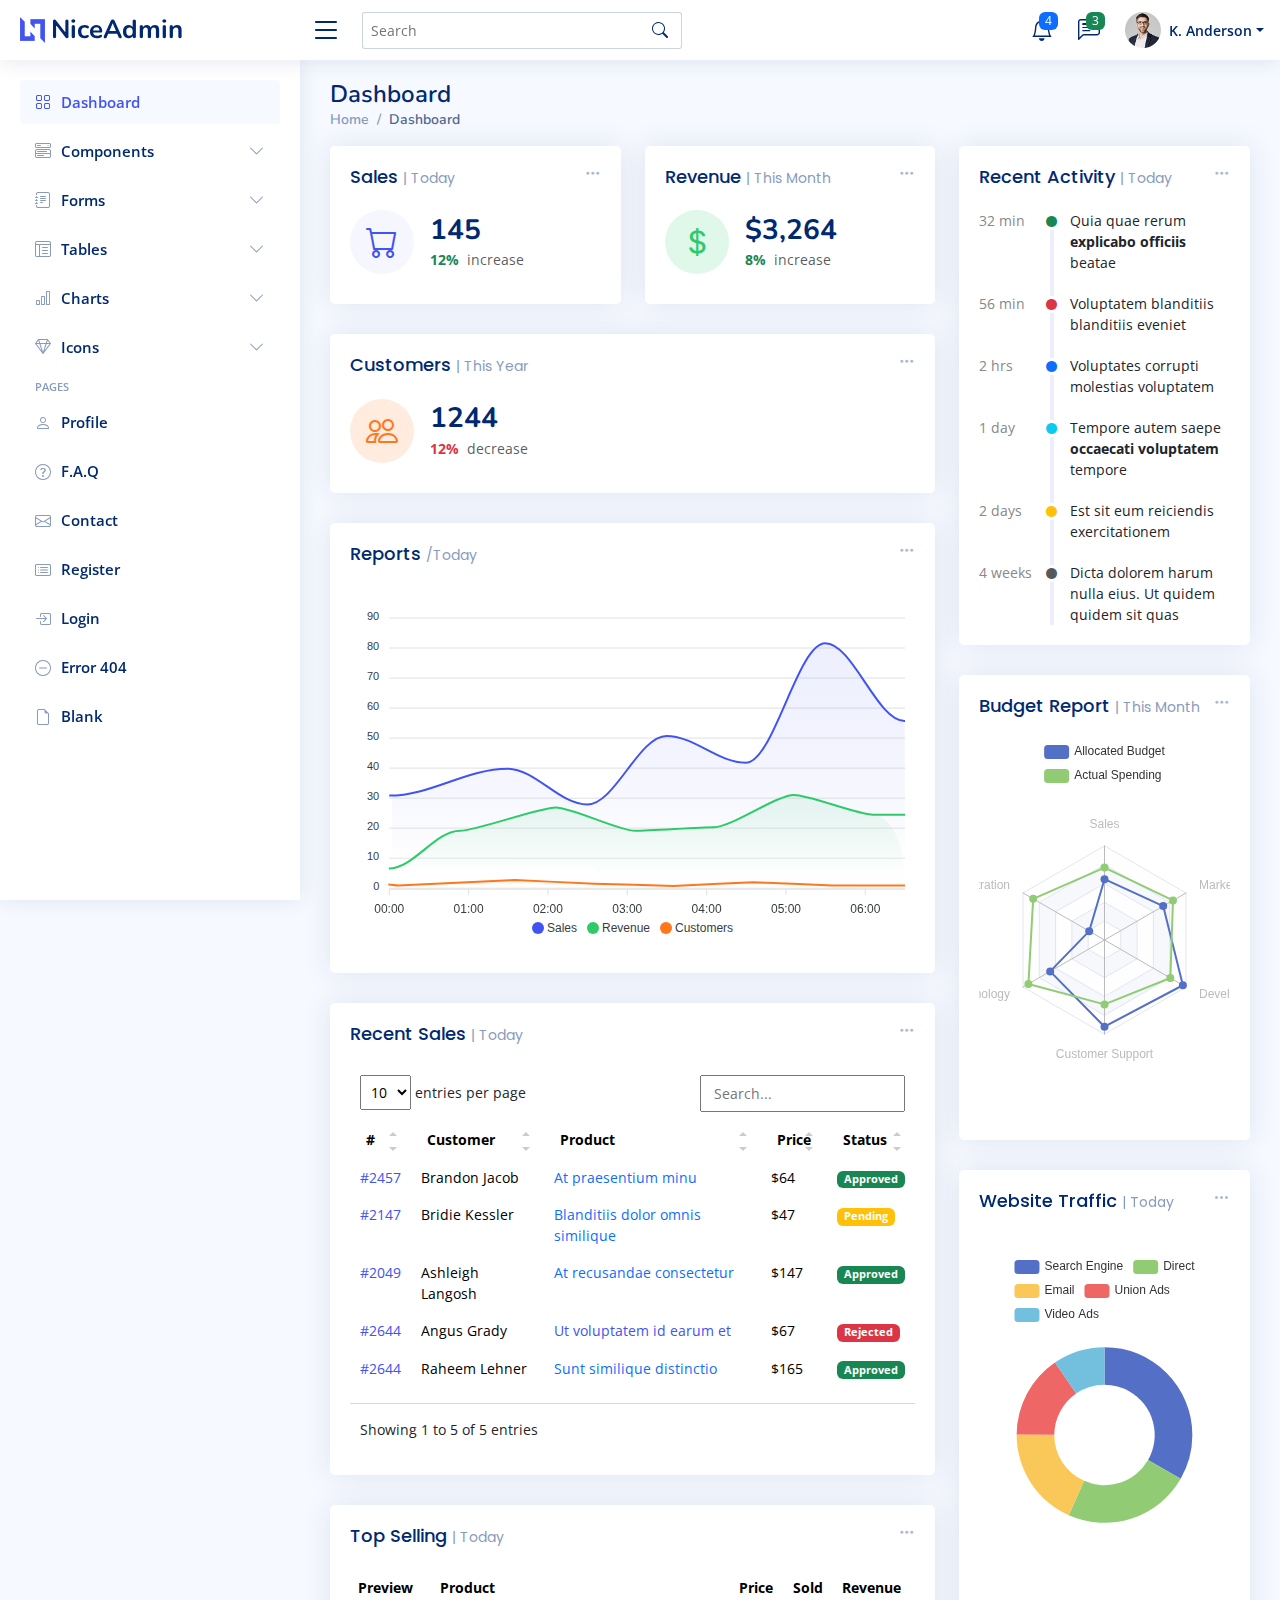
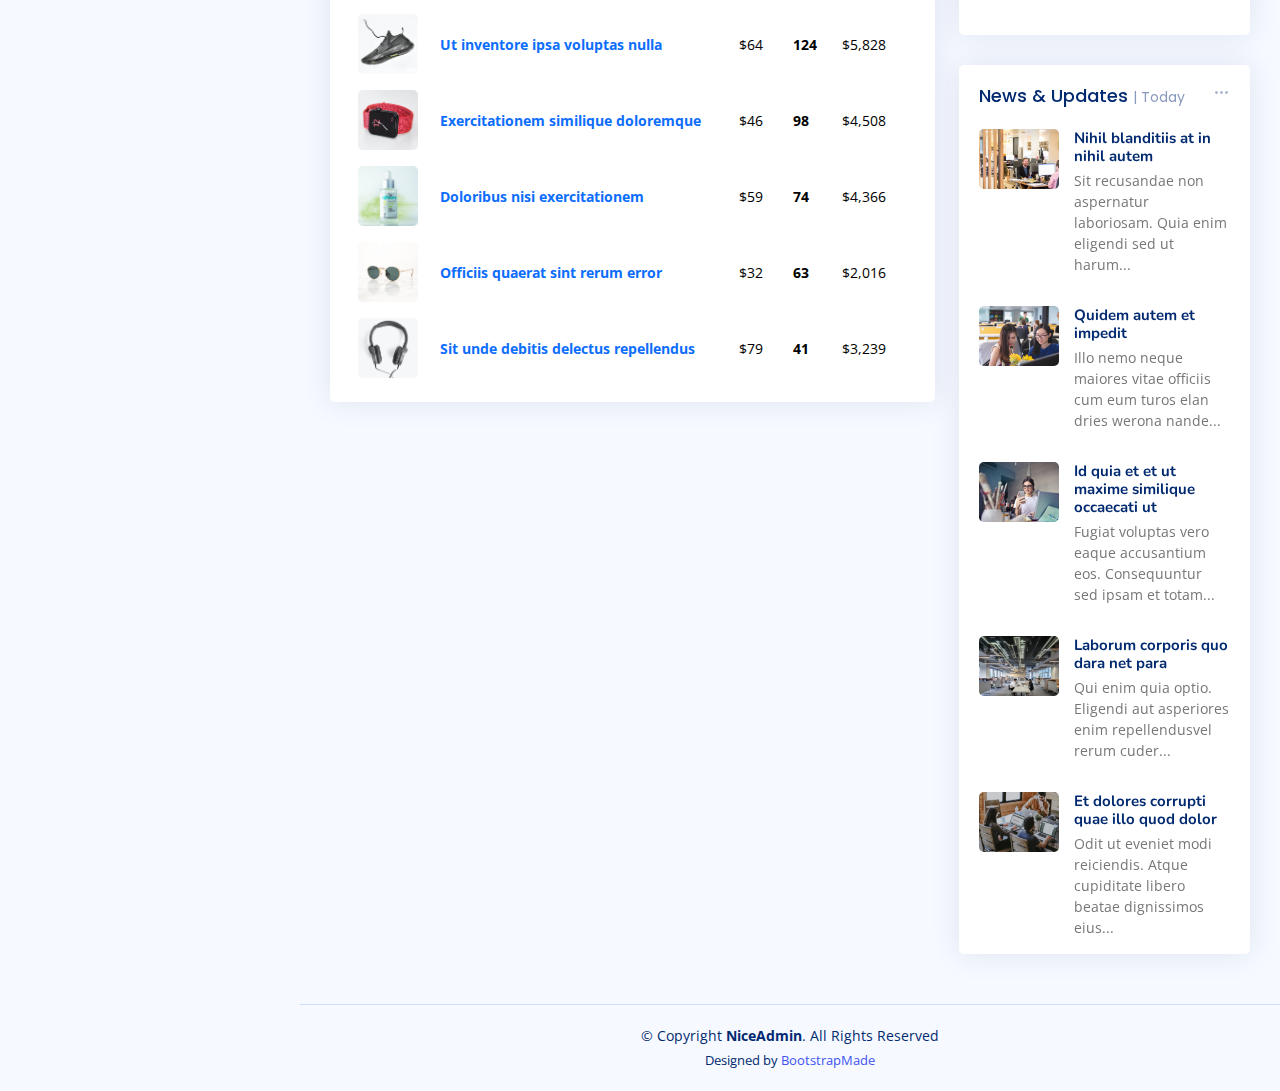
<file: index.html>
<!DOCTYPE html>
<html lang="en">

<head>
  <meta charset="utf-8">
  <meta content="width=device-width, initial-scale=1.0" name="viewport">

  <title>Dashboard - NiceAdmin Bootstrap Template</title>
  <meta content="" name="description">
  <meta content="" name="keywords">

  <!-- Favicons -->
  <link href="assets/img/favicon.png" rel="icon">
  <link href="assets/img/apple-touch-icon.png" rel="apple-touch-icon">

  <!-- Google Fonts -->
  <link href="https://fonts.gstatic.com" rel="preconnect">
  <link href="https://fonts.googleapis.com/css?family=Open+Sans:300,300i,400,400i,600,600i,700,700i|Nunito:300,300i,400,400i,600,600i,700,700i|Poppins:300,300i,400,400i,500,500i,600,600i,700,700i" rel="stylesheet">

  <!-- Vendor CSS Files -->
  <link href="assets/vendor/bootstrap/css/bootstrap.min.css" rel="stylesheet">
  <link href="assets/vendor/bootstrap-icons/bootstrap-icons.css" rel="stylesheet">
  <link href="assets/vendor/boxicons/css/boxicons.min.css" rel="stylesheet">
  <link href="assets/vendor/quill/quill.snow.css" rel="stylesheet">
  <link href="assets/vendor/quill/quill.bubble.css" rel="stylesheet">
  <link href="assets/vendor/remixicon/remixicon.css" rel="stylesheet">
  <link href="assets/vendor/simple-datatables/style.css" rel="stylesheet">

  <!-- Template Main CSS File -->
  <link href="assets/css/style.css" rel="stylesheet">

  <!-- =======================================================
  * Template Name: NiceAdmin
  * Template URL: https://bootstrapmade.com/nice-admin-bootstrap-admin-html-template/
  * Updated: Apr 20 2024 with Bootstrap v5.3.3
  * Author: BootstrapMade.com
  * License: https://bootstrapmade.com/license/
  ======================================================== -->
</head>

<body>

  <!-- ======= Header ======= -->
  <header id="header" class="header fixed-top d-flex align-items-center">

    <div class="d-flex align-items-center justify-content-between">
      <a href="index.html" class="logo d-flex align-items-center">
        <img src="assets/img/logo.png" alt="">
        <span class="d-none d-lg-block">NiceAdmin</span>
      </a>
      <i class="bi bi-list toggle-sidebar-btn"></i>
    </div><!-- End Logo -->

    <div class="search-bar">
      <form class="search-form d-flex align-items-center" method="POST" action="#">
        <input type="text" name="query" placeholder="Search" title="Enter search keyword">
        <button type="submit" title="Search"><i class="bi bi-search"></i></button>
      </form>
    </div><!-- End Search Bar -->

    <nav class="header-nav ms-auto">
      <ul class="d-flex align-items-center">

        <li class="nav-item d-block d-lg-none">
          <a class="nav-link nav-icon search-bar-toggle " href="#">
            <i class="bi bi-search"></i>
          </a>
        </li><!-- End Search Icon-->

        <li class="nav-item dropdown">

          <a class="nav-link nav-icon" href="#" data-bs-toggle="dropdown">
            <i class="bi bi-bell"></i>
            <span class="badge bg-primary badge-number">4</span>
          </a><!-- End Notification Icon -->

          <ul class="dropdown-menu dropdown-menu-end dropdown-menu-arrow notifications">
            <li class="dropdown-header">
              You have 4 new notifications
              <a href="#"><span class="badge rounded-pill bg-primary p-2 ms-2">View all</span></a>
            </li>
            <li>
              <hr class="dropdown-divider">
            </li>

            <li class="notification-item">
              <i class="bi bi-exclamation-circle text-warning"></i>
              <div>
                <h4>Lorem Ipsum</h4>
                <p>Quae dolorem earum veritatis oditseno</p>
                <p>30 min. ago</p>
              </div>
            </li>

            <li>
              <hr class="dropdown-divider">
            </li>

            <li class="notification-item">
              <i class="bi bi-x-circle text-danger"></i>
              <div>
                <h4>Atque rerum nesciunt</h4>
                <p>Quae dolorem earum veritatis oditseno</p>
                <p>1 hr. ago</p>
              </div>
            </li>

            <li>
              <hr class="dropdown-divider">
            </li>

            <li class="notification-item">
              <i class="bi bi-check-circle text-success"></i>
              <div>
                <h4>Sit rerum fuga</h4>
                <p>Quae dolorem earum veritatis oditseno</p>
                <p>2 hrs. ago</p>
              </div>
            </li>

            <li>
              <hr class="dropdown-divider">
            </li>

            <li class="notification-item">
              <i class="bi bi-info-circle text-primary"></i>
              <div>
                <h4>Dicta reprehenderit</h4>
                <p>Quae dolorem earum veritatis oditseno</p>
                <p>4 hrs. ago</p>
              </div>
            </li>

            <li>
              <hr class="dropdown-divider">
            </li>
            <li class="dropdown-footer">
              <a href="#">Show all notifications</a>
            </li>

          </ul><!-- End Notification Dropdown Items -->

        </li><!-- End Notification Nav -->

        <li class="nav-item dropdown">

          <a class="nav-link nav-icon" href="#" data-bs-toggle="dropdown">
            <i class="bi bi-chat-left-text"></i>
            <span class="badge bg-success badge-number">3</span>
          </a><!-- End Messages Icon -->

          <ul class="dropdown-menu dropdown-menu-end dropdown-menu-arrow messages">
            <li class="dropdown-header">
              You have 3 new messages
              <a href="#"><span class="badge rounded-pill bg-primary p-2 ms-2">View all</span></a>
            </li>
            <li>
              <hr class="dropdown-divider">
            </li>

            <li class="message-item">
              <a href="#">
                <img src="assets/img/messages-1.jpg" alt="" class="rounded-circle">
                <div>
                  <h4>Maria Hudson</h4>
                  <p>Velit asperiores et ducimus soluta repudiandae labore officia est ut...</p>
                  <p>4 hrs. ago</p>
                </div>
              </a>
            </li>
            <li>
              <hr class="dropdown-divider">
            </li>

            <li class="message-item">
              <a href="#">
                <img src="assets/img/messages-2.jpg" alt="" class="rounded-circle">
                <div>
                  <h4>Anna Nelson</h4>
                  <p>Velit asperiores et ducimus soluta repudiandae labore officia est ut...</p>
                  <p>6 hrs. ago</p>
                </div>
              </a>
            </li>
            <li>
              <hr class="dropdown-divider">
            </li>

            <li class="message-item">
              <a href="#">
                <img src="assets/img/messages-3.jpg" alt="" class="rounded-circle">
                <div>
                  <h4>David Muldon</h4>
                  <p>Velit asperiores et ducimus soluta repudiandae labore officia est ut...</p>
                  <p>8 hrs. ago</p>
                </div>
              </a>
            </li>
            <li>
              <hr class="dropdown-divider">
            </li>

            <li class="dropdown-footer">
              <a href="#">Show all messages</a>
            </li>

          </ul><!-- End Messages Dropdown Items -->

        </li><!-- End Messages Nav -->

        <li class="nav-item dropdown pe-3">

          <a class="nav-link nav-profile d-flex align-items-center pe-0" href="#" data-bs-toggle="dropdown">
            <img src="assets/img/profile-img.jpg" alt="Profile" class="rounded-circle">
            <span class="d-none d-md-block dropdown-toggle ps-2">K. Anderson</span>
          </a><!-- End Profile Iamge Icon -->

          <ul class="dropdown-menu dropdown-menu-end dropdown-menu-arrow profile">
            <li class="dropdown-header">
              <h6>Kevin Anderson</h6>
              <span>Web Designer</span>
            </li>
            <li>
              <hr class="dropdown-divider">
            </li>

            <li>
              <a class="dropdown-item d-flex align-items-center" href="users-profile.html">
                <i class="bi bi-person"></i>
                <span>My Profile</span>
              </a>
            </li>
            <li>
              <hr class="dropdown-divider">
            </li>

            <li>
              <a class="dropdown-item d-flex align-items-center" href="users-profile.html">
                <i class="bi bi-gear"></i>
                <span>Account Settings</span>
              </a>
            </li>
            <li>
              <hr class="dropdown-divider">
            </li>

            <li>
              <a class="dropdown-item d-flex align-items-center" href="pages-faq.html">
                <i class="bi bi-question-circle"></i>
                <span>Need Help?</span>
              </a>
            </li>
            <li>
              <hr class="dropdown-divider">
            </li>

            <li>
              <a class="dropdown-item d-flex align-items-center" href="#">
                <i class="bi bi-box-arrow-right"></i>
                <span>Sign Out</span>
              </a>
            </li>

          </ul><!-- End Profile Dropdown Items -->
        </li><!-- End Profile Nav -->

      </ul>
    </nav><!-- End Icons Navigation -->

  </header><!-- End Header -->

  <!-- ======= Sidebar ======= -->
  <aside id="sidebar" class="sidebar">

    <ul class="sidebar-nav" id="sidebar-nav">

      <li class="nav-item">
        <a class="nav-link " href="index.html">
          <i class="bi bi-grid"></i>
          <span>Dashboard</span>
        </a>
      </li><!-- End Dashboard Nav -->

      <li class="nav-item">
        <a class="nav-link collapsed" data-bs-target="#components-nav" data-bs-toggle="collapse" href="#">
          <i class="bi bi-menu-button-wide"></i><span>Components</span><i class="bi bi-chevron-down ms-auto"></i>
        </a>
        <ul id="components-nav" class="nav-content collapse " data-bs-parent="#sidebar-nav">
          <li>
            <a href="components-alerts.html">
              <i class="bi bi-circle"></i><span>Alerts</span>
            </a>
          </li>
          <li>
            <a href="components-accordion.html">
              <i class="bi bi-circle"></i><span>Accordion</span>
            </a>
          </li>
          <li>
            <a href="components-badges.html">
              <i class="bi bi-circle"></i><span>Badges</span>
            </a>
          </li>
          <li>
            <a href="components-breadcrumbs.html">
              <i class="bi bi-circle"></i><span>Breadcrumbs</span>
            </a>
          </li>
          <li>
            <a href="components-buttons.html">
              <i class="bi bi-circle"></i><span>Buttons</span>
            </a>
          </li>
          <li>
            <a href="components-cards.html">
              <i class="bi bi-circle"></i><span>Cards</span>
            </a>
          </li>
          <li>
            <a href="components-carousel.html">
              <i class="bi bi-circle"></i><span>Carousel</span>
            </a>
          </li>
          <li>
            <a href="components-list-group.html">
              <i class="bi bi-circle"></i><span>List group</span>
            </a>
          </li>
          <li>
            <a href="components-modal.html">
              <i class="bi bi-circle"></i><span>Modal</span>
            </a>
          </li>
          <li>
            <a href="components-tabs.html">
              <i class="bi bi-circle"></i><span>Tabs</span>
            </a>
          </li>
          <li>
            <a href="components-pagination.html">
              <i class="bi bi-circle"></i><span>Pagination</span>
            </a>
          </li>
          <li>
            <a href="components-progress.html">
              <i class="bi bi-circle"></i><span>Progress</span>
            </a>
          </li>
          <li>
            <a href="components-spinners.html">
              <i class="bi bi-circle"></i><span>Spinners</span>
            </a>
          </li>
          <li>
            <a href="components-tooltips.html">
              <i class="bi bi-circle"></i><span>Tooltips</span>
            </a>
          </li>
        </ul>
      </li><!-- End Components Nav -->

      <li class="nav-item">
        <a class="nav-link collapsed" data-bs-target="#forms-nav" data-bs-toggle="collapse" href="#">
          <i class="bi bi-journal-text"></i><span>Forms</span><i class="bi bi-chevron-down ms-auto"></i>
        </a>
        <ul id="forms-nav" class="nav-content collapse " data-bs-parent="#sidebar-nav">
          <li>
            <a href="forms-elements.html">
              <i class="bi bi-circle"></i><span>Form Elements</span>
            </a>
          </li>
          <li>
            <a href="forms-layouts.html">
              <i class="bi bi-circle"></i><span>Form Layouts</span>
            </a>
          </li>
          <li>
            <a href="forms-editors.html">
              <i class="bi bi-circle"></i><span>Form Editors</span>
            </a>
          </li>
          <li>
            <a href="forms-validation.html">
              <i class="bi bi-circle"></i><span>Form Validation</span>
            </a>
          </li>
        </ul>
      </li><!-- End Forms Nav -->

      <li class="nav-item">
        <a class="nav-link collapsed" data-bs-target="#tables-nav" data-bs-toggle="collapse" href="#">
          <i class="bi bi-layout-text-window-reverse"></i><span>Tables</span><i class="bi bi-chevron-down ms-auto"></i>
        </a>
        <ul id="tables-nav" class="nav-content collapse " data-bs-parent="#sidebar-nav">
          <li>
            <a href="tables-general.html">
              <i class="bi bi-circle"></i><span>General Tables</span>
            </a>
          </li>
          <li>
            <a href="tables-data.html">
              <i class="bi bi-circle"></i><span>Data Tables</span>
            </a>
          </li>
        </ul>
      </li><!-- End Tables Nav -->

      <li class="nav-item">
        <a class="nav-link collapsed" data-bs-target="#charts-nav" data-bs-toggle="collapse" href="#">
          <i class="bi bi-bar-chart"></i><span>Charts</span><i class="bi bi-chevron-down ms-auto"></i>
        </a>
        <ul id="charts-nav" class="nav-content collapse " data-bs-parent="#sidebar-nav">
          <li>
            <a href="charts-chartjs.html">
              <i class="bi bi-circle"></i><span>Chart.js</span>
            </a>
          </li>
          <li>
            <a href="charts-apexcharts.html">
              <i class="bi bi-circle"></i><span>ApexCharts</span>
            </a>
          </li>
          <li>
            <a href="charts-echarts.html">
              <i class="bi bi-circle"></i><span>ECharts</span>
            </a>
          </li>
        </ul>
      </li><!-- End Charts Nav -->

      <li class="nav-item">
        <a class="nav-link collapsed" data-bs-target="#icons-nav" data-bs-toggle="collapse" href="#">
          <i class="bi bi-gem"></i><span>Icons</span><i class="bi bi-chevron-down ms-auto"></i>
        </a>
        <ul id="icons-nav" class="nav-content collapse " data-bs-parent="#sidebar-nav">
          <li>
            <a href="icons-bootstrap.html">
              <i class="bi bi-circle"></i><span>Bootstrap Icons</span>
            </a>
          </li>
          <li>
            <a href="icons-remix.html">
              <i class="bi bi-circle"></i><span>Remix Icons</span>
            </a>
          </li>
          <li>
            <a href="icons-boxicons.html">
              <i class="bi bi-circle"></i><span>Boxicons</span>
            </a>
          </li>
        </ul>
      </li><!-- End Icons Nav -->

      <li class="nav-heading">Pages</li>

      <li class="nav-item">
        <a class="nav-link collapsed" href="users-profile.html">
          <i class="bi bi-person"></i>
          <span>Profile</span>
        </a>
      </li><!-- End Profile Page Nav -->

      <li class="nav-item">
        <a class="nav-link collapsed" href="pages-faq.html">
          <i class="bi bi-question-circle"></i>
          <span>F.A.Q</span>
        </a>
      </li><!-- End F.A.Q Page Nav -->

      <li class="nav-item">
        <a class="nav-link collapsed" href="pages-contact.html">
          <i class="bi bi-envelope"></i>
          <span>Contact</span>
        </a>
      </li><!-- End Contact Page Nav -->

      <li class="nav-item">
        <a class="nav-link collapsed" href="pages-register.html">
          <i class="bi bi-card-list"></i>
          <span>Register</span>
        </a>
      </li><!-- End Register Page Nav -->

      <li class="nav-item">
        <a class="nav-link collapsed" href="pages-login.html">
          <i class="bi bi-box-arrow-in-right"></i>
          <span>Login</span>
        </a>
      </li><!-- End Login Page Nav -->

      <li class="nav-item">
        <a class="nav-link collapsed" href="pages-error-404.html">
          <i class="bi bi-dash-circle"></i>
          <span>Error 404</span>
        </a>
      </li><!-- End Error 404 Page Nav -->

      <li class="nav-item">
        <a class="nav-link collapsed" href="pages-blank.html">
          <i class="bi bi-file-earmark"></i>
          <span>Blank</span>
        </a>
      </li><!-- End Blank Page Nav -->

    </ul>

  </aside><!-- End Sidebar-->

  <main id="main" class="main">

    <div class="pagetitle">
      <h1>Dashboard</h1>
      <nav>
        <ol class="breadcrumb">
          <li class="breadcrumb-item"><a href="index.html">Home</a></li>
          <li class="breadcrumb-item active">Dashboard</li>
        </ol>
      </nav>
    </div><!-- End Page Title -->

    <section class="section dashboard">
      <div class="row">

        <!-- Left side columns -->
        <div class="col-lg-8">
          <div class="row">

            <!-- Sales Card -->
            <div class="col-xxl-4 col-md-6">
              <div class="card info-card sales-card">

                <div class="filter">
                  <a class="icon" href="#" data-bs-toggle="dropdown"><i class="bi bi-three-dots"></i></a>
                  <ul class="dropdown-menu dropdown-menu-end dropdown-menu-arrow">
                    <li class="dropdown-header text-start">
                      <h6>Filter</h6>
                    </li>

                    <li><a class="dropdown-item" href="#">Today</a></li>
                    <li><a class="dropdown-item" href="#">This Month</a></li>
                    <li><a class="dropdown-item" href="#">This Year</a></li>
                  </ul>
                </div>

                <div class="card-body">
                  <h5 class="card-title">Sales <span>| Today</span></h5>

                  <div class="d-flex align-items-center">
                    <div class="card-icon rounded-circle d-flex align-items-center justify-content-center">
                      <i class="bi bi-cart"></i>
                    </div>
                    <div class="ps-3">
                      <h6>145</h6>
                      <span class="text-success small pt-1 fw-bold">12%</span> <span class="text-muted small pt-2 ps-1">increase</span>

                    </div>
                  </div>
                </div>

              </div>
            </div><!-- End Sales Card -->

            <!-- Revenue Card -->
            <div class="col-xxl-4 col-md-6">
              <div class="card info-card revenue-card">

                <div class="filter">
                  <a class="icon" href="#" data-bs-toggle="dropdown"><i class="bi bi-three-dots"></i></a>
                  <ul class="dropdown-menu dropdown-menu-end dropdown-menu-arrow">
                    <li class="dropdown-header text-start">
                      <h6>Filter</h6>
                    </li>

                    <li><a class="dropdown-item" href="#">Today</a></li>
                    <li><a class="dropdown-item" href="#">This Month</a></li>
                    <li><a class="dropdown-item" href="#">This Year</a></li>
                  </ul>
                </div>

                <div class="card-body">
                  <h5 class="card-title">Revenue <span>| This Month</span></h5>

                  <div class="d-flex align-items-center">
                    <div class="card-icon rounded-circle d-flex align-items-center justify-content-center">
                      <i class="bi bi-currency-dollar"></i>
                    </div>
                    <div class="ps-3">
                      <h6>$3,264</h6>
                      <span class="text-success small pt-1 fw-bold">8%</span> <span class="text-muted small pt-2 ps-1">increase</span>

                    </div>
                  </div>
                </div>

              </div>
            </div><!-- End Revenue Card -->

            <!-- Customers Card -->
            <div class="col-xxl-4 col-xl-12">

              <div class="card info-card customers-card">

                <div class="filter">
                  <a class="icon" href="#" data-bs-toggle="dropdown"><i class="bi bi-three-dots"></i></a>
                  <ul class="dropdown-menu dropdown-menu-end dropdown-menu-arrow">
                    <li class="dropdown-header text-start">
                      <h6>Filter</h6>
                    </li>

                    <li><a class="dropdown-item" href="#">Today</a></li>
                    <li><a class="dropdown-item" href="#">This Month</a></li>
                    <li><a class="dropdown-item" href="#">This Year</a></li>
                  </ul>
                </div>

                <div class="card-body">
                  <h5 class="card-title">Customers <span>| This Year</span></h5>

                  <div class="d-flex align-items-center">
                    <div class="card-icon rounded-circle d-flex align-items-center justify-content-center">
                      <i class="bi bi-people"></i>
                    </div>
                    <div class="ps-3">
                      <h6>1244</h6>
                      <span class="text-danger small pt-1 fw-bold">12%</span> <span class="text-muted small pt-2 ps-1">decrease</span>

                    </div>
                  </div>

                </div>
              </div>

            </div><!-- End Customers Card -->

            <!-- Reports -->
            <div class="col-12">
              <div class="card">

                <div class="filter">
                  <a class="icon" href="#" data-bs-toggle="dropdown"><i class="bi bi-three-dots"></i></a>
                  <ul class="dropdown-menu dropdown-menu-end dropdown-menu-arrow">
                    <li class="dropdown-header text-start">
                      <h6>Filter</h6>
                    </li>

                    <li><a class="dropdown-item" href="#">Today</a></li>
                    <li><a class="dropdown-item" href="#">This Month</a></li>
                    <li><a class="dropdown-item" href="#">This Year</a></li>
                  </ul>
                </div>

                <div class="card-body">
                  <h5 class="card-title">Reports <span>/Today</span></h5>

                  <!-- Line Chart -->
                  <div id="reportsChart"></div>

                  <script>
                    document.addEventListener("DOMContentLoaded", () => {
                      new ApexCharts(document.querySelector("#reportsChart"), {
                        series: [{
                          name: 'Sales',
                          data: [31, 40, 28, 51, 42, 82, 56],
                        }, {
                          name: 'Revenue',
                          data: [11, 32, 45, 32, 34, 52, 41]
                        }, {
                          name: 'Customers',
                          data: [15, 11, 32, 18, 9, 24, 11]
                        }],
                        chart: {
                          height: 350,
                          type: 'area',
                          toolbar: {
                            show: false
                          },
                        },
                        markers: {
                          size: 4
                        },
                        colors: ['#4154f1', '#2eca6a', '#ff771d'],
                        fill: {
                          type: "gradient",
                          gradient: {
                            shadeIntensity: 1,
                            opacityFrom: 0.3,
                            opacityTo: 0.4,
                            stops: [0, 90, 100]
                          }
                        },
                        dataLabels: {
                          enabled: false
                        },
                        stroke: {
                          curve: 'smooth',
                          width: 2
                        },
                        xaxis: {
                          type: 'datetime',
                          categories: ["2018-09-19T00:00:00.000Z", "2018-09-19T01:30:00.000Z", "2018-09-19T02:30:00.000Z", "2018-09-19T03:30:00.000Z", "2018-09-19T04:30:00.000Z", "2018-09-19T05:30:00.000Z", "2018-09-19T06:30:00.000Z"]
                        },
                        tooltip: {
                          x: {
                            format: 'dd/MM/yy HH:mm'
                          },
                        }
                      }).render();
                    });
                  </script>
                  <!-- End Line Chart -->

                </div>

              </div>
            </div><!-- End Reports -->

            <!-- Recent Sales -->
            <div class="col-12">
              <div class="card recent-sales overflow-auto">

                <div class="filter">
                  <a class="icon" href="#" data-bs-toggle="dropdown"><i class="bi bi-three-dots"></i></a>
                  <ul class="dropdown-menu dropdown-menu-end dropdown-menu-arrow">
                    <li class="dropdown-header text-start">
                      <h6>Filter</h6>
                    </li>

                    <li><a class="dropdown-item" href="#">Today</a></li>
                    <li><a class="dropdown-item" href="#">This Month</a></li>
                    <li><a class="dropdown-item" href="#">This Year</a></li>
                  </ul>
                </div>

                <div class="card-body">
                  <h5 class="card-title">Recent Sales <span>| Today</span></h5>

                  <table class="table table-borderless datatable">
                    <thead>
                      <tr>
                        <th scope="col">#</th>
                        <th scope="col">Customer</th>
                        <th scope="col">Product</th>
                        <th scope="col">Price</th>
                        <th scope="col">Status</th>
                      </tr>
                    </thead>
                    <tbody>
                      <tr>
                        <th scope="row"><a href="#">#2457</a></th>
                        <td>Brandon Jacob</td>
                        <td><a href="#" class="text-primary">At praesentium minu</a></td>
                        <td>$64</td>
                        <td><span class="badge bg-success">Approved</span></td>
                      </tr>
                      <tr>
                        <th scope="row"><a href="#">#2147</a></th>
                        <td>Bridie Kessler</td>
                        <td><a href="#" class="text-primary">Blanditiis dolor omnis similique</a></td>
                        <td>$47</td>
                        <td><span class="badge bg-warning">Pending</span></td>
                      </tr>
                      <tr>
                        <th scope="row"><a href="#">#2049</a></th>
                        <td>Ashleigh Langosh</td>
                        <td><a href="#" class="text-primary">At recusandae consectetur</a></td>
                        <td>$147</td>
                        <td><span class="badge bg-success">Approved</span></td>
                      </tr>
                      <tr>
                        <th scope="row"><a href="#">#2644</a></th>
                        <td>Angus Grady</td>
                        <td><a href="#" class="text-primar">Ut voluptatem id earum et</a></td>
                        <td>$67</td>
                        <td><span class="badge bg-danger">Rejected</span></td>
                      </tr>
                      <tr>
                        <th scope="row"><a href="#">#2644</a></th>
                        <td>Raheem Lehner</td>
                        <td><a href="#" class="text-primary">Sunt similique distinctio</a></td>
                        <td>$165</td>
                        <td><span class="badge bg-success">Approved</span></td>
                      </tr>
                    </tbody>
                  </table>

                </div>

              </div>
            </div><!-- End Recent Sales -->

            <!-- Top Selling -->
            <div class="col-12">
              <div class="card top-selling overflow-auto">

                <div class="filter">
                  <a class="icon" href="#" data-bs-toggle="dropdown"><i class="bi bi-three-dots"></i></a>
                  <ul class="dropdown-menu dropdown-menu-end dropdown-menu-arrow">
                    <li class="dropdown-header text-start">
                      <h6>Filter</h6>
                    </li>

                    <li><a class="dropdown-item" href="#">Today</a></li>
                    <li><a class="dropdown-item" href="#">This Month</a></li>
                    <li><a class="dropdown-item" href="#">This Year</a></li>
                  </ul>
                </div>

                <div class="card-body pb-0">
                  <h5 class="card-title">Top Selling <span>| Today</span></h5>

                  <table class="table table-borderless">
                    <thead>
                      <tr>
                        <th scope="col">Preview</th>
                        <th scope="col">Product</th>
                        <th scope="col">Price</th>
                        <th scope="col">Sold</th>
                        <th scope="col">Revenue</th>
                      </tr>
                    </thead>
                    <tbody>
                      <tr>
                        <th scope="row"><a href="#"><img src="assets/img/product-1.jpg" alt=""></a></th>
                        <td><a href="#" class="text-primary fw-bold">Ut inventore ipsa voluptas nulla</a></td>
                        <td>$64</td>
                        <td class="fw-bold">124</td>
                        <td>$5,828</td>
                      </tr>
                      <tr>
                        <th scope="row"><a href="#"><img src="assets/img/product-2.jpg" alt=""></a></th>
                        <td><a href="#" class="text-primary fw-bold">Exercitationem similique doloremque</a></td>
                        <td>$46</td>
                        <td class="fw-bold">98</td>
                        <td>$4,508</td>
                      </tr>
                      <tr>
                        <th scope="row"><a href="#"><img src="assets/img/product-3.jpg" alt=""></a></th>
                        <td><a href="#" class="text-primary fw-bold">Doloribus nisi exercitationem</a></td>
                        <td>$59</td>
                        <td class="fw-bold">74</td>
                        <td>$4,366</td>
                      </tr>
                      <tr>
                        <th scope="row"><a href="#"><img src="assets/img/product-4.jpg" alt=""></a></th>
                        <td><a href="#" class="text-primary fw-bold">Officiis quaerat sint rerum error</a></td>
                        <td>$32</td>
                        <td class="fw-bold">63</td>
                        <td>$2,016</td>
                      </tr>
                      <tr>
                        <th scope="row"><a href="#"><img src="assets/img/product-5.jpg" alt=""></a></th>
                        <td><a href="#" class="text-primary fw-bold">Sit unde debitis delectus repellendus</a></td>
                        <td>$79</td>
                        <td class="fw-bold">41</td>
                        <td>$3,239</td>
                      </tr>
                    </tbody>
                  </table>

                </div>

              </div>
            </div><!-- End Top Selling -->

          </div>
        </div><!-- End Left side columns -->

        <!-- Right side columns -->
        <div class="col-lg-4">

          <!-- Recent Activity -->
          <div class="card">
            <div class="filter">
              <a class="icon" href="#" data-bs-toggle="dropdown"><i class="bi bi-three-dots"></i></a>
              <ul class="dropdown-menu dropdown-menu-end dropdown-menu-arrow">
                <li class="dropdown-header text-start">
                  <h6>Filter</h6>
                </li>

                <li><a class="dropdown-item" href="#">Today</a></li>
                <li><a class="dropdown-item" href="#">This Month</a></li>
                <li><a class="dropdown-item" href="#">This Year</a></li>
              </ul>
            </div>

            <div class="card-body">
              <h5 class="card-title">Recent Activity <span>| Today</span></h5>

              <div class="activity">

                <div class="activity-item d-flex">
                  <div class="activite-label">32 min</div>
                  <i class='bi bi-circle-fill activity-badge text-success align-self-start'></i>
                  <div class="activity-content">
                    Quia quae rerum <a href="#" class="fw-bold text-dark">explicabo officiis</a> beatae
                  </div>
                </div><!-- End activity item-->

                <div class="activity-item d-flex">
                  <div class="activite-label">56 min</div>
                  <i class='bi bi-circle-fill activity-badge text-danger align-self-start'></i>
                  <div class="activity-content">
                    Voluptatem blanditiis blanditiis eveniet
                  </div>
                </div><!-- End activity item-->

                <div class="activity-item d-flex">
                  <div class="activite-label">2 hrs</div>
                  <i class='bi bi-circle-fill activity-badge text-primary align-self-start'></i>
                  <div class="activity-content">
                    Voluptates corrupti molestias voluptatem
                  </div>
                </div><!-- End activity item-->

                <div class="activity-item d-flex">
                  <div class="activite-label">1 day</div>
                  <i class='bi bi-circle-fill activity-badge text-info align-self-start'></i>
                  <div class="activity-content">
                    Tempore autem saepe <a href="#" class="fw-bold text-dark">occaecati voluptatem</a> tempore
                  </div>
                </div><!-- End activity item-->

                <div class="activity-item d-flex">
                  <div class="activite-label">2 days</div>
                  <i class='bi bi-circle-fill activity-badge text-warning align-self-start'></i>
                  <div class="activity-content">
                    Est sit eum reiciendis exercitationem
                  </div>
                </div><!-- End activity item-->

                <div class="activity-item d-flex">
                  <div class="activite-label">4 weeks</div>
                  <i class='bi bi-circle-fill activity-badge text-muted align-self-start'></i>
                  <div class="activity-content">
                    Dicta dolorem harum nulla eius. Ut quidem quidem sit quas
                  </div>
                </div><!-- End activity item-->

              </div>

            </div>
          </div><!-- End Recent Activity -->

          <!-- Budget Report -->
          <div class="card">
            <div class="filter">
              <a class="icon" href="#" data-bs-toggle="dropdown"><i class="bi bi-three-dots"></i></a>
              <ul class="dropdown-menu dropdown-menu-end dropdown-menu-arrow">
                <li class="dropdown-header text-start">
                  <h6>Filter</h6>
                </li>

                <li><a class="dropdown-item" href="#">Today</a></li>
                <li><a class="dropdown-item" href="#">This Month</a></li>
                <li><a class="dropdown-item" href="#">This Year</a></li>
              </ul>
            </div>

            <div class="card-body pb-0">
              <h5 class="card-title">Budget Report <span>| This Month</span></h5>

              <div id="budgetChart" style="min-height: 400px;" class="echart"></div>

              <script>
                document.addEventListener("DOMContentLoaded", () => {
                  var budgetChart = echarts.init(document.querySelector("#budgetChart")).setOption({
                    legend: {
                      data: ['Allocated Budget', 'Actual Spending']
                    },
                    radar: {
                      // shape: 'circle',
                      indicator: [{
                          name: 'Sales',
                          max: 6500
                        },
                        {
                          name: 'Administration',
                          max: 16000
                        },
                        {
                          name: 'Information Technology',
                          max: 30000
                        },
                        {
                          name: 'Customer Support',
                          max: 38000
                        },
                        {
                          name: 'Development',
                          max: 52000
                        },
                        {
                          name: 'Marketing',
                          max: 25000
                        }
                      ]
                    },
                    series: [{
                      name: 'Budget vs spending',
                      type: 'radar',
                      data: [{
                          value: [4200, 3000, 20000, 35000, 50000, 18000],
                          name: 'Allocated Budget'
                        },
                        {
                          value: [5000, 14000, 28000, 26000, 42000, 21000],
                          name: 'Actual Spending'
                        }
                      ]
                    }]
                  });
                });
              </script>

            </div>
          </div><!-- End Budget Report -->

          <!-- Website Traffic -->
          <div class="card">
            <div class="filter">
              <a class="icon" href="#" data-bs-toggle="dropdown"><i class="bi bi-three-dots"></i></a>
              <ul class="dropdown-menu dropdown-menu-end dropdown-menu-arrow">
                <li class="dropdown-header text-start">
                  <h6>Filter</h6>
                </li>

                <li><a class="dropdown-item" href="#">Today</a></li>
                <li><a class="dropdown-item" href="#">This Month</a></li>
                <li><a class="dropdown-item" href="#">This Year</a></li>
              </ul>
            </div>

            <div class="card-body pb-0">
              <h5 class="card-title">Website Traffic <span>| Today</span></h5>

              <div id="trafficChart" style="min-height: 400px;" class="echart"></div>

              <script>
                document.addEventListener("DOMContentLoaded", () => {
                  echarts.init(document.querySelector("#trafficChart")).setOption({
                    tooltip: {
                      trigger: 'item'
                    },
                    legend: {
                      top: '5%',
                      left: 'center'
                    },
                    series: [{
                      name: 'Access From',
                      type: 'pie',
                      radius: ['40%', '70%'],
                      avoidLabelOverlap: false,
                      label: {
                        show: false,
                        position: 'center'
                      },
                      emphasis: {
                        label: {
                          show: true,
                          fontSize: '18',
                          fontWeight: 'bold'
                        }
                      },
                      labelLine: {
                        show: false
                      },
                      data: [{
                          value: 1048,
                          name: 'Search Engine'
                        },
                        {
                          value: 735,
                          name: 'Direct'
                        },
                        {
                          value: 580,
                          name: 'Email'
                        },
                        {
                          value: 484,
                          name: 'Union Ads'
                        },
                        {
                          value: 300,
                          name: 'Video Ads'
                        }
                      ]
                    }]
                  });
                });
              </script>

            </div>
          </div><!-- End Website Traffic -->

          <!-- News & Updates Traffic -->
          <div class="card">
            <div class="filter">
              <a class="icon" href="#" data-bs-toggle="dropdown"><i class="bi bi-three-dots"></i></a>
              <ul class="dropdown-menu dropdown-menu-end dropdown-menu-arrow">
                <li class="dropdown-header text-start">
                  <h6>Filter</h6>
                </li>

                <li><a class="dropdown-item" href="#">Today</a></li>
                <li><a class="dropdown-item" href="#">This Month</a></li>
                <li><a class="dropdown-item" href="#">This Year</a></li>
              </ul>
            </div>

            <div class="card-body pb-0">
              <h5 class="card-title">News &amp; Updates <span>| Today</span></h5>

              <div class="news">
                <div class="post-item clearfix">
                  <img src="assets/img/news-1.jpg" alt="">
                  <h4><a href="#">Nihil blanditiis at in nihil autem</a></h4>
                  <p>Sit recusandae non aspernatur laboriosam. Quia enim eligendi sed ut harum...</p>
                </div>

                <div class="post-item clearfix">
                  <img src="assets/img/news-2.jpg" alt="">
                  <h4><a href="#">Quidem autem et impedit</a></h4>
                  <p>Illo nemo neque maiores vitae officiis cum eum turos elan dries werona nande...</p>
                </div>

                <div class="post-item clearfix">
                  <img src="assets/img/news-3.jpg" alt="">
                  <h4><a href="#">Id quia et et ut maxime similique occaecati ut</a></h4>
                  <p>Fugiat voluptas vero eaque accusantium eos. Consequuntur sed ipsam et totam...</p>
                </div>

                <div class="post-item clearfix">
                  <img src="assets/img/news-4.jpg" alt="">
                  <h4><a href="#">Laborum corporis quo dara net para</a></h4>
                  <p>Qui enim quia optio. Eligendi aut asperiores enim repellendusvel rerum cuder...</p>
                </div>

                <div class="post-item clearfix">
                  <img src="assets/img/news-5.jpg" alt="">
                  <h4><a href="#">Et dolores corrupti quae illo quod dolor</a></h4>
                  <p>Odit ut eveniet modi reiciendis. Atque cupiditate libero beatae dignissimos eius...</p>
                </div>

              </div><!-- End sidebar recent posts-->

            </div>
          </div><!-- End News & Updates -->

        </div><!-- End Right side columns -->

      </div>
    </section>

  </main><!-- End #main -->

  <!-- ======= Footer ======= -->
  <footer id="footer" class="footer">
    <div class="copyright">
      &copy; Copyright <strong><span>NiceAdmin</span></strong>. All Rights Reserved
    </div>
    <div class="credits">
      <!-- All the links in the footer should remain intact. -->
      <!-- You can delete the links only if you purchased the pro version. -->
      <!-- Licensing information: https://bootstrapmade.com/license/ -->
      <!-- Purchase the pro version with working PHP/AJAX contact form: https://bootstrapmade.com/nice-admin-bootstrap-admin-html-template/ -->
      Designed by <a href="https://bootstrapmade.com/">BootstrapMade</a>
    </div>
  </footer><!-- End Footer -->

  <a href="#" class="back-to-top d-flex align-items-center justify-content-center"><i class="bi bi-arrow-up-short"></i></a>

  <!-- Vendor JS Files -->
  <script src="assets/vendor/apexcharts/apexcharts.min.js"></script>
  <script src="assets/vendor/bootstrap/js/bootstrap.bundle.min.js"></script>
  <script src="assets/vendor/chart.js/chart.umd.js"></script>
  <script src="assets/vendor/echarts/echarts.min.js"></script>
  <script src="assets/vendor/quill/quill.js"></script>
  <script src="assets/vendor/simple-datatables/simple-datatables.js"></script>
  <script src="assets/vendor/tinymce/tinymce.min.js"></script>
  <script src="assets/vendor/php-email-form/validate.js"></script>

  <!-- Template Main JS File -->
  <script src="assets/js/main.js"></script>

</body>

</html>
</file>
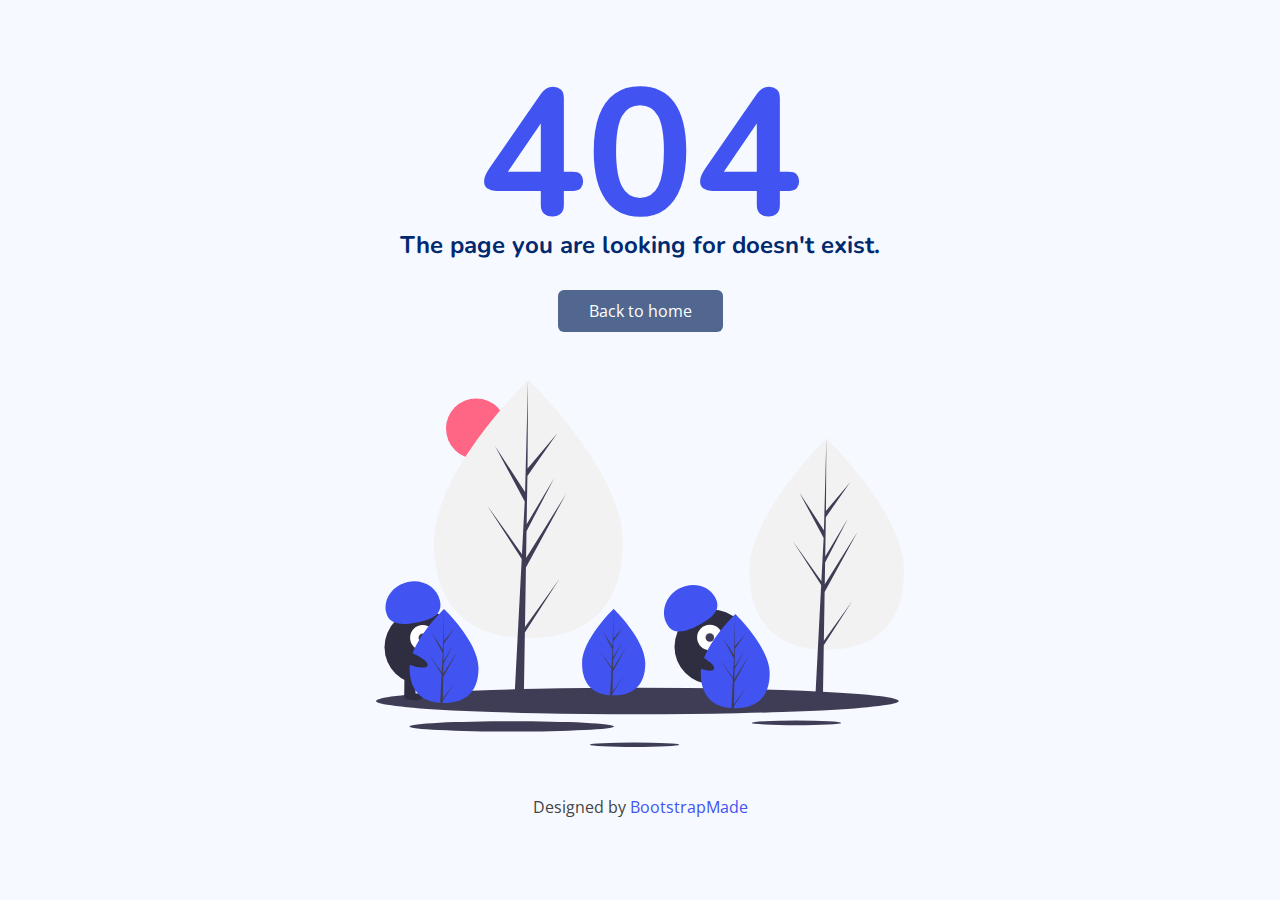
<file: pages-error-404.html>
<!DOCTYPE html>
<html lang="en">

<head>
  <meta charset="utf-8">
  <meta content="width=device-width, initial-scale=1.0" name="viewport">

  <title>Pages / Not Found 404 - NiceAdmin Bootstrap Template</title>
  <meta content="" name="description">
  <meta content="" name="keywords">

  <!-- Favicons -->
  <link href="assets/img/favicon.png" rel="icon">
  <link href="assets/img/apple-touch-icon.png" rel="apple-touch-icon">

  <!-- Google Fonts -->
  <link href="https://fonts.gstatic.com" rel="preconnect">
  <link href="https://fonts.googleapis.com/css?family=Open+Sans:300,300i,400,400i,600,600i,700,700i|Nunito:300,300i,400,400i,600,600i,700,700i|Poppins:300,300i,400,400i,500,500i,600,600i,700,700i" rel="stylesheet">

  <!-- Vendor CSS Files -->
  <link href="assets/vendor/bootstrap/css/bootstrap.min.css" rel="stylesheet">
  <link href="assets/vendor/bootstrap-icons/bootstrap-icons.css" rel="stylesheet">
  <link href="assets/vendor/boxicons/css/boxicons.min.css" rel="stylesheet">
  <link href="assets/vendor/quill/quill.snow.css" rel="stylesheet">
  <link href="assets/vendor/quill/quill.bubble.css" rel="stylesheet">
  <link href="assets/vendor/remixicon/remixicon.css" rel="stylesheet">
  <link href="assets/vendor/simple-datatables/style.css" rel="stylesheet">

  <!-- Template Main CSS File -->
  <link href="assets/css/style.css" rel="stylesheet">

  <!-- =======================================================
  * Template Name: NiceAdmin
  * Template URL: https://bootstrapmade.com/nice-admin-bootstrap-admin-html-template/
  * Updated: Apr 20 2024 with Bootstrap v5.3.3
  * Author: BootstrapMade.com
  * License: https://bootstrapmade.com/license/
  ======================================================== -->
</head>

<body>

  <main>
    <div class="container">

      <section class="section error-404 min-vh-100 d-flex flex-column align-items-center justify-content-center">
        <h1>404</h1>
        <h2>The page you are looking for doesn't exist.</h2>
        <a class="btn" href="index.html">Back to home</a>
        <img src="assets/img/not-found.svg" class="img-fluid py-5" alt="Page Not Found">
        <div class="credits">
          <!-- All the links in the footer should remain intact. -->
          <!-- You can delete the links only if you purchased the pro version. -->
          <!-- Licensing information: https://bootstrapmade.com/license/ -->
          <!-- Purchase the pro version with working PHP/AJAX contact form: https://bootstrapmade.com/nice-admin-bootstrap-admin-html-template/ -->
          Designed by <a href="https://bootstrapmade.com/">BootstrapMade</a>
        </div>
      </section>

    </div>
  </main><!-- End #main -->

  <a href="#" class="back-to-top d-flex align-items-center justify-content-center"><i class="bi bi-arrow-up-short"></i></a>

  <!-- Vendor JS Files -->
  <script src="assets/vendor/apexcharts/apexcharts.min.js"></script>
  <script src="assets/vendor/bootstrap/js/bootstrap.bundle.min.js"></script>
  <script src="assets/vendor/chart.js/chart.umd.js"></script>
  <script src="assets/vendor/echarts/echarts.min.js"></script>
  <script src="assets/vendor/quill/quill.js"></script>
  <script src="assets/vendor/simple-datatables/simple-datatables.js"></script>
  <script src="assets/vendor/tinymce/tinymce.min.js"></script>
  <script src="assets/vendor/php-email-form/validate.js"></script>

  <!-- Template Main JS File -->
  <script src="assets/js/main.js"></script>

</body>

</html>
</file>
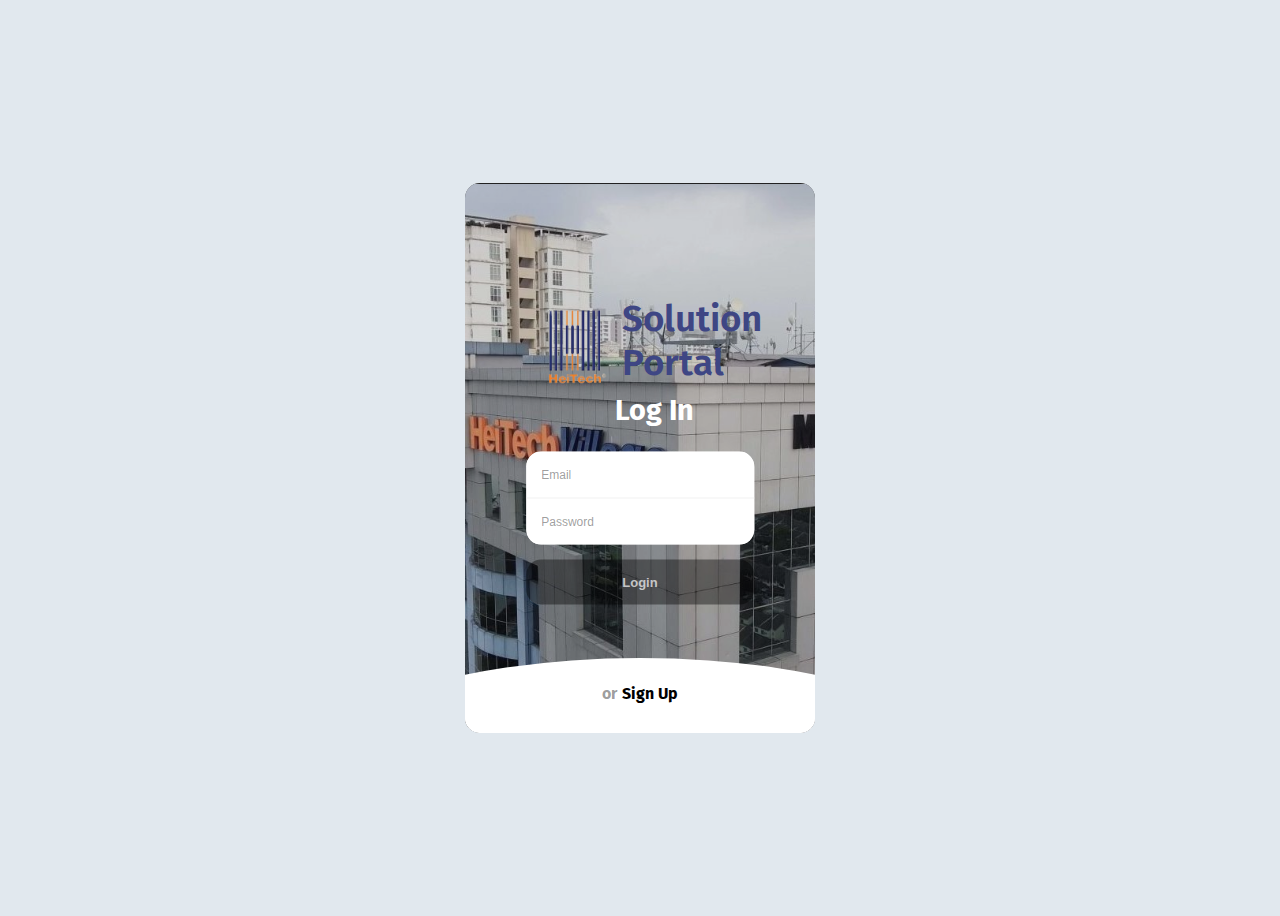
<file: signup.html>
<!DOCTYPE html>
<html lang="en">
<head>
  <meta charset="UTF-8">
  <meta name="viewport" content="width=device-width, initial-scale=1.0">

  <title>singup Screen</title>

  <style>
    @import url("https://fonts.googleapis.com/css?family=Fira+Sans");

    html, body {
    position: relative;
    min-height: 100vh;
    background-color: #E1E8EE;
    display: flex;
    align-items: center;
    justify-content: center;
    font-family: "Fira Sans", Helvetica, Arial, sans-serif;
    -webkit-font-smoothing: antialiased;
    -moz-osx-font-smoothing: grayscale;
}

.form-structor {
    background-color: #222;
    border-radius: 15px;
    height: 550px;
    width: 350px;
    position: relative;
    overflow: hidden;
}

.form-structor::after {
    content: '';
    opacity: .8;
    position: absolute;
    top: 0;
    right: 0;
    bottom: 0;
    left: 0;
    background-repeat: no-repeat;
    background-position: left bottom;
    background-size: 750px;
    /* background-image: url('https://apicms.thestar.com.my/uploads/images/2023/12/06/2425813.jpg'); */
    background-image: url('images/menara.jpg');
}

.login {
    position: absolute;
    top: 50%;
    left: 50%;
    transform: translate(-50%, -50%);
    width: 65%;
    z-index: 5;
    transition: all .3s ease;
}

.login.slide-up {
    top: 5%;
    transform: translate(-50%, 0%);
    transition: all .3s ease;
}

.login.slide-up .form-holder,
.login.slide-up .submit-btn {
    opacity: 0;
    visibility: hidden;
}

.login .form-title {
    color: #fff;
    font-size: 1.8em; /* Initial font size (smaller) */
    text-align: center;
    cursor: pointer;
    transition: all 0.5s ease; /* Smooth transition */
}

.login .form-title span {
    color: rgba(0, 0, 0, 0.4);
    opacity: 0;
    visibility: hidden;
    transition: all 0.5s ease;
}

/* When the slide-up class is active */
.login.slide-up .form-title {
    margin-right: 5px;
    font-size: 1em; /* Smaller font size when slide-up is active */
    position: absolute; /* Keep it positioned on top */
    top: 20px; /* Adjust the position */
    left: 50%;
    transform: translateX(-50%); /* Center horizontally */
    z-index: 10; /* Ensure it's clickable and on top */
    opacity: 1; /* Keep it visible */
    cursor: pointer; /* Ensure it's clickable */
    color: #000; /* Change color to black during transition */
}

.login.slide-up .form-title span {
    margin-right: 5px;
    opacity: 1;
    visibility: visible; /* Make the 'or' text visible again */
}

/* Optional styling for hover effect */
.login .form-title:hover {
    opacity: 0.8;
}



.login .form-holder {
    border-radius: 15px;
    background-color: #fff;
    overflow: hidden;
    margin-top: 5px;
    opacity: 1;
    visibility: visible;
    transition: all .3s ease;
}

.login .input {
    border: 0;
    outline: none;
    box-shadow: none;
    display: block;
    height: 30px;
    line-height: 30px;
    padding: 8px 15px;
    border-bottom: 1px solid #eee;
    width: 100%;
    font-size: 12px;
}

.login .input:last-child {
    border-bottom: 0;
}

.login .input::-webkit-input-placeholder {
    color: rgba(0, 0, 0, 0.4);
}

.login .submit-btn {
    background-color: rgba(0, 0, 0, 0.4);
    color: rgba(256, 256, 256, 0.7);
    border: 0;
    border-radius: 15px;
    display: block;
    margin: 15px auto;
    padding: 15px 45px;
    width: 100%;
    font-size: 13px;
    font-weight: bold;
    cursor: pointer;
    opacity: 1;
    visibility: visible;
    transition: all .3s ease;
}

.login .submit-btn:hover {
    transition: all .3s ease;
    background-color: rgba(0, 0, 0, 0.8);
}

.singup {
    position: absolute;
    top: 20%;
    left: 0;
    right: 0;
    bottom: 0;
    background-color: #fff;
    z-index: 5;
    transition: all .3s ease;
}

.singup::before {
    content: '';
    position: absolute;
    left: 50%;
    top: -20px;
    transform: translate(-50%, 0);
    background-color: #fff;
    width: 200%;
    height: 250px;
    border-radius: 50%;
    z-index: 4;
    transition: all .3s ease;
}



.singup .center {
    position: absolute;
    top: calc(60% - 10%);
    left: 50%;
    transform: translate(-50%, -50%);
    width: 65%;
    z-index: 5;
    transition: all .3s ease;
}

.singup .form-title {
    color: #000;
    font-size: 1.7em;
    text-align: center;
}

.singup .form-title span {
    color: rgba(0, 0, 0, 0.4);
    opacity: 0;
    visibility: hidden;
    transition: all .3s ease;
}

.singup .form-holder {
    border-radius: 15px;
    background-color: #fff;
    border: 1px solid #eee;
    overflow: hidden;
    margin-top: 50px;
    opacity: 1;
    visibility: visible;
    transition: all .3s ease;
}

.singup .input {
    border: 0;
    outline: none;
    box-shadow: none;
    display: block;
    height: 30px;
    line-height: 30px;
    padding: 8px 15px;
    border-bottom: 1px solid #eee;
    width: 100%;
    font-size: 12px;
}

.singup .input:last-child {
    border-bottom: 0;
}

.singup .input::-webkit-input-placeholder {
    color: rgba(0, 0, 0, 0.4);
}

.singup .submit-btn {
    background-color: #6B92A4;
    color: rgba(256, 256, 256, 0.7);
    border: 0;
    border-radius: 15px;
    display: block;
    margin: 15px auto;
    padding: 15px 45px;
    width: 100%;
    font-size: 13px;
    font-weight: bold;
    cursor: pointer;
    opacity: 1;
    visibility: visible;
    transition: all .3s ease;
}

.singup .submit-btn:hover {
    transition: all .3s ease;
    background-color: rgba(0, 0, 0, 0.8);
}

.singup.slide-up {
    top: 90%;
    transition: all .3s ease;
}

.singup.slide-up .center {
    top: 10%;
    transform: translate(-50%, 0%);
    transition: all .3s ease;
}

.singup.slide-up .form-holder,
.singup.slide-up .submit-btn {
    opacity: 0;
    visibility: hidden;
    transition: all .3s ease;
}

.singup.slide-up .form-title {
    font-size: 1em;
    margin: 0;
    padding: 0;
    cursor: pointer;
    transition: all .3s ease;
}

.singup.slide-up .form-title span {
    margin-right: 5px;
    opacity: 1;
    visibility: visible;
    transition: all .3s ease;
}

/* Regular logo-container styling */
.logo-container {
    display: flex; 
    align-items: center;
    gap: 1em; 
    margin-bottom: -1em;
    transition: all 0.5s ease; /* Smooth transition */
}

.logo {
    width: 80px; /* Adjust the logo size */
    height: auto;
    transition: all 0.5s ease; /* Smooth transition */
}

.logo-text {
    font-size: 2.3em; /* Adjust text size */
    color: hsl(233deg 36% 38%);
    font-weight: 600; 
    transition: all 0.5s ease; /* Smooth transition */
}

/* Styling when the slide-up class is active */
.login.slide-up .logo-container {
    flex-direction: row; /* Ensure the logo and text are in one line */
    justify-content: center; /* Center them */
}

.login.slide-up .logo {
    width: 40px; /* Shrink the logo */
}

.login.slide-up .logo-text {
    font-size: 1.2em; /* Shrink the text */
}


  </style>
</head>
<body>
    <div class="form-structor">
        <div class="login">
            <div class="logo-container">
                <img src="images/logo3.png" alt="Logo 2" class="logo" />
                <span class="logo-text"> Solution Portal</span>
            </div>
            
            <h2 class="form-title" id="login"><span>or</span>Log In</h2>
            <div class="form-holder">
                <input type="email" class="input" placeholder="Email" />
                <input type="password" class="input" placeholder="Password" />
            </div>
            <button class="submit-btn">Login</button>
        </div>
        <div class="singup slide-up">
            <div class="center">
                <h2 class="form-title" id="singup"><span>or</span>Sign Up</h2>
                <div class="form-holder">
                    <input type="text" class="input" placeholder="Name" />
                    <input type="email" class="input" placeholder="Email" />
                    <input type="password" class="input" placeholder="Password" />
                    <input type="role" class="input" placeholder="Role" />
                    <input type="phone" class="input" placeholder="Phone Number" />
                </div>
                <button class="submit-btn">Sign Up</button>
            </div>
        </div>
    </div>
</body>
<script>console.clear();

    const singupBtn = document.getElementById('singup');
    const loginBtn = document.getElementById('login');
    
    singupBtn.addEventListener('click', (e) => {
        let parent = e.target.parentNode.parentNode;
        Array.from(e.target.parentNode.parentNode.classList).find((element) => {
            if(element !== "slide-up") {
                parent.classList.add('slide-up')
            }else{
                loginBtn.parentNode.classList.add('slide-up')
                parent.classList.remove('slide-up')
            }
        });
    });
    
    loginBtn.addEventListener('click', (e) => {
        let parent = e.target.parentNode;
        Array.from(e.target.parentNode.classList).find((element) => {
            if(element !== "slide-up") {
                parent.classList.add('slide-up')
            }else{
                singupBtn.parentNode.parentNode.classList.add('slide-up')
                parent.classList.remove('slide-up')
            }
        });
    });</script>
</html>
</file>
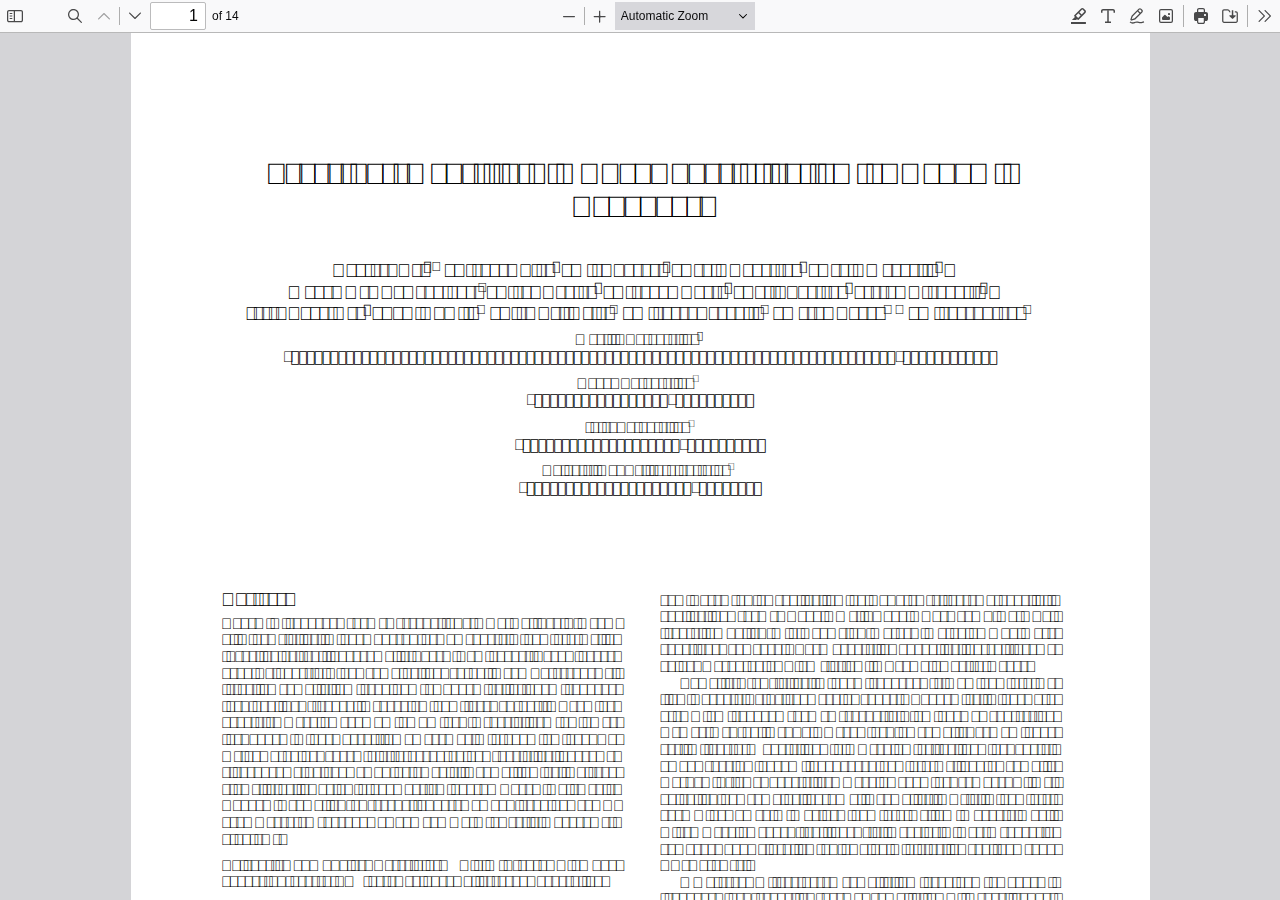
<file: pdfviewer/web/viewer.html>
﻿<!DOCTYPE html>
<!--
Copyright 2012 Mozilla Foundation

Licensed under the Apache License, Version 2.0 (the "License");
you may not use this file except in compliance with the License.
You may obtain a copy of the License at

    http://www.apache.org/licenses/LICENSE-2.0

Unless required by applicable law or agreed to in writing, software
distributed under the License is distributed on an "AS IS" BASIS,
WITHOUT WARRANTIES OR CONDITIONS OF ANY KIND, either express or implied.
See the License for the specific language governing permissions and
limitations under the License.

Adobe CMap resources are covered by their own copyright but the same license:

    Copyright 1990-2015 Adobe Systems Incorporated.

See https://github.com/adobe-type-tools/cmap-resources
-->
<html dir="ltr" mozdisallowselectionprint>
  <head>
    <meta charset="utf-8">
    <meta name="viewport" content="width=device-width, initial-scale=1, maximum-scale=1">
    <meta name="google" content="notranslate">
    <title>PDF.js viewer</title>

<!-- This snippet is used in production (included from viewer.html) -->
<link rel="resource" type="application/l10n" href="locale/locale.json">
<script src="../build/pdf.mjs" type="module"></script>

    <link rel="stylesheet" href="viewer.css">

  <script src="viewer.mjs" type="module"></script>
  </head>

  <body tabindex="0">
    <div id="outerContainer">

      <div id="sidebarContainer">
        <div id="toolbarSidebar" class="toolbarHorizontalGroup">
          <div id="toolbarSidebarLeft">
            <div id="sidebarViewButtons" class="toolbarHorizontalGroup toggled" role="radiogroup">
              <button id="viewThumbnail" class="toolbarButton toggled" type="button" title="Show Thumbnails" tabindex="0" data-l10n-id="pdfjs-thumbs-button" role="radio" aria-checked="true" aria-controls="thumbnailView">
                 <span data-l10n-id="pdfjs-thumbs-button-label">Thumbnails</span>
              </button>
              <button id="viewOutline" class="toolbarButton" type="button" title="Show Document Outline (double-click to expand/collapse all items)" tabindex="0" data-l10n-id="pdfjs-document-outline-button" role="radio" aria-checked="false" aria-controls="outlineView">
                 <span data-l10n-id="pdfjs-document-outline-button-label">Document Outline</span>
              </button>
              <button id="viewAttachments" class="toolbarButton" type="button" title="Show Attachments" tabindex="0" data-l10n-id="pdfjs-attachments-button" role="radio" aria-checked="false" aria-controls="attachmentsView">
                 <span data-l10n-id="pdfjs-attachments-button-label">Attachments</span>
              </button>
              <button id="viewLayers" class="toolbarButton" type="button" title="Show Layers (double-click to reset all layers to the default state)" tabindex="0" data-l10n-id="pdfjs-layers-button" role="radio" aria-checked="false" aria-controls="layersView">
                 <span data-l10n-id="pdfjs-layers-button-label">Layers</span>
              </button>
            </div>
          </div>

          <div id="toolbarSidebarRight">
            <div id="outlineOptionsContainer" class="toolbarHorizontalGroup">
              <div class="verticalToolbarSeparator"></div>

              <button id="currentOutlineItem" class="toolbarButton" type="button" disabled="disabled" title="Find Current Outline Item" tabindex="0" data-l10n-id="pdfjs-current-outline-item-button">
                <span data-l10n-id="pdfjs-current-outline-item-button-label">Current Outline Item</span>
              </button>
            </div>
          </div>
        </div>
        <div id="sidebarContent">
          <div id="thumbnailView">
          </div>
          <div id="outlineView" class="hidden">
          </div>
          <div id="attachmentsView" class="hidden">
          </div>
          <div id="layersView" class="hidden">
          </div>
        </div>
        <div id="sidebarResizer"></div>
      </div>  <!-- sidebarContainer -->

      <div id="mainContainer">
        <div class="toolbar">
          <div id="toolbarContainer">
            <div id="toolbarViewer" class="toolbarHorizontalGroup">
              <div id="toolbarViewerLeft" class="toolbarHorizontalGroup">
                <button id="sidebarToggleButton" class="toolbarButton" type="button" title="Toggle Sidebar" tabindex="0" data-l10n-id="pdfjs-toggle-sidebar-button" aria-expanded="false" aria-haspopup="true" aria-controls="sidebarContainer">
                  <span data-l10n-id="pdfjs-toggle-sidebar-button-label">Toggle Sidebar</span>
                </button>
                <div class="toolbarButtonSpacer"></div>
                <div class="toolbarButtonWithContainer">
                  <button id="viewFindButton" class="toolbarButton" type="button" title="Find in Document" tabindex="0" data-l10n-id="pdfjs-findbar-button" aria-expanded="false" aria-controls="findbar">
                    <span data-l10n-id="pdfjs-findbar-button-label">Find</span>
                  </button>
                  <div class="hidden doorHanger toolbarHorizontalGroup" id="findbar">
                    <div id="findInputContainer" class="toolbarHorizontalGroup">
                      <span class="loadingInput end toolbarHorizontalGroup">
                        <input id="findInput" class="toolbarField" title="Find" placeholder="Find in document…" tabindex="0" data-l10n-id="pdfjs-find-input" aria-invalid="false">
                      </span>
                      <div class="toolbarHorizontalGroup">
                        <button id="findPreviousButton" class="toolbarButton" type="button" title="Find the previous occurrence of the phrase" tabindex="0" data-l10n-id="pdfjs-find-previous-button">
                          <span data-l10n-id="pdfjs-find-previous-button-label">Previous</span>
                        </button>
                        <div class="splitToolbarButtonSeparator"></div>
                        <button id="findNextButton" class="toolbarButton" type="button" title="Find the next occurrence of the phrase" tabindex="0" data-l10n-id="pdfjs-find-next-button">
                          <span data-l10n-id="pdfjs-find-next-button-label">Next</span>
                        </button>
                      </div>
                    </div>

                    <div id="findbarOptionsOneContainer" class="toolbarHorizontalGroup">
                      <div class="toggleButton toolbarLabel">
                        <input type="checkbox" id="findHighlightAll" tabindex="0" />
                        <label for="findHighlightAll" data-l10n-id="pdfjs-find-highlight-checkbox">Highlight All</label>
                      </div>
                      <div class="toggleButton toolbarLabel">
                        <input type="checkbox" id="findMatchCase" tabindex="0" />
                        <label for="findMatchCase" data-l10n-id="pdfjs-find-match-case-checkbox-label">Match Case</label>
                      </div>
                    </div>
                    <div id="findbarOptionsTwoContainer" class="toolbarHorizontalGroup">
                      <div class="toggleButton toolbarLabel">
                        <input type="checkbox" id="findMatchDiacritics" tabindex="0" />
                        <label for="findMatchDiacritics" data-l10n-id="pdfjs-find-match-diacritics-checkbox-label">Match Diacritics</label>
                      </div>
                      <div class="toggleButton toolbarLabel">
                        <input type="checkbox" id="findEntireWord" tabindex="0" />
                        <label for="findEntireWord" data-l10n-id="pdfjs-find-entire-word-checkbox-label">Whole Words</label>
                      </div>
                    </div>

                    <div id="findbarMessageContainer" class="toolbarHorizontalGroup" aria-live="polite">
                      <span id="findResultsCount" class="toolbarLabel"></span>
                      <span id="findMsg" class="toolbarLabel"></span>
                    </div>
                  </div>  <!-- findbar -->
                </div>
                <div class="toolbarHorizontalGroup hiddenSmallView">
                  <button class="toolbarButton" title="Previous Page" type="button" id="previous" tabindex="0" data-l10n-id="pdfjs-previous-button">
                    <span data-l10n-id="pdfjs-previous-button-label">Previous</span>
                  </button>
                  <div class="splitToolbarButtonSeparator"></div>
                  <button class="toolbarButton" type="button" title="Next Page" id="next" tabindex="0" data-l10n-id="pdfjs-next-button">
                    <span data-l10n-id="pdfjs-next-button-label">Next</span>
                  </button>
                </div>
                <div class="toolbarHorizontalGroup">
                  <span class="loadingInput start toolbarHorizontalGroup">
                    <input type="number" id="pageNumber" class="toolbarField" title="Page" value="1" min="1" tabindex="0" data-l10n-id="pdfjs-page-input" autocomplete="off">
                  </span>
                  <span id="numPages" class="toolbarLabel"></span>
                </div>
              </div>
              <div id="toolbarViewerMiddle" class="toolbarHorizontalGroup">
                <div class="toolbarHorizontalGroup">
                  <button id="zoomOutButton" class="toolbarButton" type="button" title="Zoom Out" tabindex="0" data-l10n-id="pdfjs-zoom-out-button">
                    <span data-l10n-id="pdfjs-zoom-out-button-label">Zoom Out</span>
                  </button>
                  <div class="splitToolbarButtonSeparator"></div>
                  <button id="zoomInButton" class="toolbarButton" type="button" title="Zoom In" tabindex="0" data-l10n-id="pdfjs-zoom-in-button">
                    <span data-l10n-id="pdfjs-zoom-in-button-label">Zoom In</span>
                  </button>
                </div>
                <span id="scaleSelectContainer" class="dropdownToolbarButton">
                  <select id="scaleSelect" title="Zoom" tabindex="0" data-l10n-id="pdfjs-zoom-select">
                    <option id="pageAutoOption" title="" value="auto" selected="selected" data-l10n-id="pdfjs-page-scale-auto">Automatic Zoom</option>
                    <option id="pageActualOption" title="" value="page-actual" data-l10n-id="pdfjs-page-scale-actual">Actual Size</option>
                    <option id="pageFitOption" title="" value="page-fit" data-l10n-id="pdfjs-page-scale-fit">Page Fit</option>
                    <option id="pageWidthOption" title="" value="page-width" data-l10n-id="pdfjs-page-scale-width">Page Width</option>
                    <option id="customScaleOption" title="" value="custom" disabled="disabled" hidden="true" data-l10n-id="pdfjs-page-scale-percent" data-l10n-args='{ "scale": 0 }'>0%</option>
                    <option title="" value="0.5" data-l10n-id="pdfjs-page-scale-percent" data-l10n-args='{ "scale": 50 }'>50%</option>
                    <option title="" value="0.75" data-l10n-id="pdfjs-page-scale-percent" data-l10n-args='{ "scale": 75 }'>75%</option>
                    <option title="" value="1" data-l10n-id="pdfjs-page-scale-percent" data-l10n-args='{ "scale": 100 }'>100%</option>
                    <option title="" value="1.25" data-l10n-id="pdfjs-page-scale-percent" data-l10n-args='{ "scale": 125 }'>125%</option>
                    <option title="" value="1.5" data-l10n-id="pdfjs-page-scale-percent" data-l10n-args='{ "scale": 150 }'>150%</option>
                    <option title="" value="2" data-l10n-id="pdfjs-page-scale-percent" data-l10n-args='{ "scale": 200 }'>200%</option>
                    <option title="" value="3" data-l10n-id="pdfjs-page-scale-percent" data-l10n-args='{ "scale": 300 }'>300%</option>
                    <option title="" value="4" data-l10n-id="pdfjs-page-scale-percent" data-l10n-args='{ "scale": 400 }'>400%</option>
                  </select>
                </span>
              </div>
              <div id="toolbarViewerRight" class="toolbarHorizontalGroup">
                <div id="editorModeButtons" class="toolbarHorizontalGroup" role="radiogroup">
                  <div id="editorHighlight" class="toolbarButtonWithContainer">
                    <button id="editorHighlightButton" class="toolbarButton" type="button" disabled="disabled" title="Highlight" role="radio" aria-expanded="false" aria-haspopup="true" aria-controls="editorHighlightParamsToolbar" tabindex="0" data-l10n-id="pdfjs-editor-highlight-button">
                      <span data-l10n-id="pdfjs-editor-highlight-button-label">Highlight</span>
                    </button>
                    <div class="editorParamsToolbar hidden doorHangerRight" id="editorHighlightParamsToolbar">
                      <div id="highlightParamsToolbarContainer" class="editorParamsToolbarContainer">
                        <div id="editorHighlightColorPicker" class="colorPicker">
                          <span id="highlightColorPickerLabel" class="editorParamsLabel" data-l10n-id="pdfjs-editor-highlight-colorpicker-label">Highlight color</span>
                        </div>
                        <div id="editorHighlightThickness">
                          <label for="editorFreeHighlightThickness" class="editorParamsLabel" data-l10n-id="pdfjs-editor-free-highlight-thickness-input">Thickness</label>
                          <div class="thicknessPicker">
                            <input type="range" id="editorFreeHighlightThickness" class="editorParamsSlider" data-l10n-id="pdfjs-editor-free-highlight-thickness-title" value="12" min="8" max="24" step="1" tabindex="0">
                          </div>
                        </div>
                        <div id="editorHighlightVisibility">
                          <div class="divider"></div>
                          <div class="toggler">
                            <label for="editorHighlightShowAll" class="editorParamsLabel" data-l10n-id="pdfjs-editor-highlight-show-all-button-label">Show all</label>
                            <button id="editorHighlightShowAll" class="toggle-button" type="button" data-l10n-id="pdfjs-editor-highlight-show-all-button" aria-pressed="true" tabindex="0"></button>
                          </div>
                        </div>
                      </div>
                    </div>
                  </div>
                  <div id="editorFreeText" class="toolbarButtonWithContainer">
                    <button id="editorFreeTextButton" class="toolbarButton" type="button" disabled="disabled" title="Text" role="radio" aria-expanded="false" aria-haspopup="true" aria-controls="editorFreeTextParamsToolbar" tabindex="0" data-l10n-id="pdfjs-editor-free-text-button">
                      <span data-l10n-id="pdfjs-editor-free-text-button-label">Text</span>
                    </button>
                    <div class="editorParamsToolbar hidden doorHangerRight" id="editorFreeTextParamsToolbar">
                      <div class="editorParamsToolbarContainer">
                        <div class="editorParamsSetter">
                          <label for="editorFreeTextColor" class="editorParamsLabel" data-l10n-id="pdfjs-editor-free-text-color-input">Color</label>
                          <input type="color" id="editorFreeTextColor" class="editorParamsColor" tabindex="0">
                        </div>
                        <div class="editorParamsSetter">
                          <label for="editorFreeTextFontSize" class="editorParamsLabel" data-l10n-id="pdfjs-editor-free-text-size-input">Size</label>
                          <input type="range" id="editorFreeTextFontSize" class="editorParamsSlider" value="10" min="5" max="100" step="1" tabindex="0">
                        </div>
                      </div>
                    </div>
                  </div>
                  <div id="editorInk" class="toolbarButtonWithContainer">
                    <button id="editorInkButton" class="toolbarButton" type="button" disabled="disabled" title="Draw" role="radio" aria-expanded="false" aria-haspopup="true" aria-controls="editorInkParamsToolbar" tabindex="0" data-l10n-id="pdfjs-editor-ink-button">
                      <span data-l10n-id="pdfjs-editor-ink-button-label">Draw</span>
                    </button>
                    <div class="editorParamsToolbar hidden doorHangerRight" id="editorInkParamsToolbar">
                      <div class="editorParamsToolbarContainer">
                        <div class="editorParamsSetter">
                          <label for="editorInkColor" class="editorParamsLabel" data-l10n-id="pdfjs-editor-ink-color-input">Color</label>
                          <input type="color" id="editorInkColor" class="editorParamsColor" tabindex="0">
                        </div>
                        <div class="editorParamsSetter">
                          <label for="editorInkThickness" class="editorParamsLabel" data-l10n-id="pdfjs-editor-ink-thickness-input">Thickness</label>
                          <input type="range" id="editorInkThickness" class="editorParamsSlider" value="1" min="1" max="20" step="1" tabindex="0">
                        </div>
                        <div class="editorParamsSetter">
                          <label for="editorInkOpacity" class="editorParamsLabel" data-l10n-id="pdfjs-editor-ink-opacity-input">Opacity</label>
                          <input type="range" id="editorInkOpacity" class="editorParamsSlider" value="1" min="0.05" max="1" step="0.05" tabindex="0">
                        </div>
                      </div>
                    </div>
                  </div>
                  <div id="editorStamp" class="toolbarButtonWithContainer">
                    <button id="editorStampButton" class="toolbarButton" type="button" disabled="disabled" title="Add or edit images" role="radio" aria-expanded="false" aria-haspopup="true" aria-controls="editorStampParamsToolbar" tabindex="0" data-l10n-id="pdfjs-editor-stamp-button">
                      <span data-l10n-id="pdfjs-editor-stamp-button-label">Add or edit images</span>
                    </button>
                    <div class="editorParamsToolbar hidden doorHangerRight menu" id="editorStampParamsToolbar">
                      <div class="menuContainer">
                        <button id="editorStampAddImage" class="toolbarButton labeled" type="button" title="Add image" tabindex="0" data-l10n-id="pdfjs-editor-stamp-add-image-button">
                          <span class="editorParamsLabel" data-l10n-id="pdfjs-editor-stamp-add-image-button-label">Add image</span>
                        </button>
                      </div>
                    </div>
                  </div>
                </div>

                <div id="editorModeSeparator" class="verticalToolbarSeparator"></div>

                <div class="toolbarHorizontalGroup hiddenMediumView">
                  <button id="printButton" class="toolbarButton" type="button" title="Print" tabindex="0" data-l10n-id="pdfjs-print-button">
                    <span data-l10n-id="pdfjs-print-button-label">Print</span>
                  </button>

                  <button id="downloadButton" class="toolbarButton" type="button" title="Save" tabindex="0" data-l10n-id="pdfjs-save-button">
                    <span data-l10n-id="pdfjs-save-button-label">Save</span>
                  </button>
                </div>

                <div class="verticalToolbarSeparator hiddenMediumView"></div>

                <div id="secondaryToolbarToggle" class="toolbarButtonWithContainer">
                  <button id="secondaryToolbarToggleButton" class="toolbarButton" type="button" title="Tools" tabindex="0" data-l10n-id="pdfjs-tools-button" aria-expanded="false" aria-haspopup="true" aria-controls="secondaryToolbar">
                    <span data-l10n-id="pdfjs-tools-button-label">Tools</span>
                  </button>
                  <div id="secondaryToolbar" class="hidden doorHangerRight menu">
                    <div id="secondaryToolbarButtonContainer" class="menuContainer">
                      <button id="secondaryOpenFile" class="toolbarButton labeled" type="button" title="Open File" tabindex="0" data-l10n-id="pdfjs-open-file-button">
                        <span data-l10n-id="pdfjs-open-file-button-label">Open</span>
                      </button>

                      <div class="visibleMediumView">
                        <button id="secondaryPrint" class="toolbarButton labeled" type="button" title="Print" tabindex="0" data-l10n-id="pdfjs-print-button">
                          <span data-l10n-id="pdfjs-print-button-label">Print</span>
                        </button>

                        <button id="secondaryDownload" class="toolbarButton labeled" type="button" title="Save" tabindex="0" data-l10n-id="pdfjs-save-button">
                          <span data-l10n-id="pdfjs-save-button-label">Save</span>
                        </button>

                      </div>

                      <div class="horizontalToolbarSeparator"></div>

                      <button id="presentationMode" class="toolbarButton labeled" type="button" title="Switch to Presentation Mode" tabindex="0" data-l10n-id="pdfjs-presentation-mode-button">
                        <span data-l10n-id="pdfjs-presentation-mode-button-label">Presentation Mode</span>
                      </button>

                      <a href="#" id="viewBookmark" class="toolbarButton labeled" title="Current Page (View URL from Current Page)" tabindex="0" data-l10n-id="pdfjs-bookmark-button">
                        <span data-l10n-id="pdfjs-bookmark-button-label">Current Page</span>
                      </a>

                      <div id="viewBookmarkSeparator" class="horizontalToolbarSeparator"></div>

                      <button id="firstPage" class="toolbarButton labeled" type="button" title="Go to First Page" tabindex="0" data-l10n-id="pdfjs-first-page-button">
                        <span data-l10n-id="pdfjs-first-page-button-label">Go to First Page</span>
                      </button>
                      <button id="lastPage" class="toolbarButton labeled" type="button" title="Go to Last Page" tabindex="0" data-l10n-id="pdfjs-last-page-button">
                        <span data-l10n-id="pdfjs-last-page-button-label">Go to Last Page</span>
                      </button>

                      <div class="horizontalToolbarSeparator"></div>

                      <button id="pageRotateCw" class="toolbarButton labeled" type="button" title="Rotate Clockwise" tabindex="0" data-l10n-id="pdfjs-page-rotate-cw-button">
                        <span data-l10n-id="pdfjs-page-rotate-cw-button-label">Rotate Clockwise</span>
                      </button>
                      <button id="pageRotateCcw" class="toolbarButton labeled" type="button" title="Rotate Counterclockwise" tabindex="0" data-l10n-id="pdfjs-page-rotate-ccw-button">
                        <span data-l10n-id="pdfjs-page-rotate-ccw-button-label">Rotate Counterclockwise</span>
                      </button>

                      <div class="horizontalToolbarSeparator"></div>

                      <div id="cursorToolButtons" role="radiogroup">
                        <button id="cursorSelectTool" class="toolbarButton labeled toggled" type="button" title="Enable Text Selection Tool" tabindex="0" data-l10n-id="pdfjs-cursor-text-select-tool-button" role="radio" aria-checked="true">
                          <span data-l10n-id="pdfjs-cursor-text-select-tool-button-label">Text Selection Tool</span>
                        </button>
                        <button id="cursorHandTool" class="toolbarButton labeled" type="button" title="Enable Hand Tool" tabindex="0" data-l10n-id="pdfjs-cursor-hand-tool-button" role="radio" aria-checked="false">
                          <span data-l10n-id="pdfjs-cursor-hand-tool-button-label">Hand Tool</span>
                        </button>
                      </div>

                      <div class="horizontalToolbarSeparator"></div>

                      <div id="scrollModeButtons" role="radiogroup">
                        <button id="scrollPage" class="toolbarButton labeled" type="button" title="Use Page Scrolling" tabindex="0" data-l10n-id="pdfjs-scroll-page-button" role="radio" aria-checked="false">
                          <span data-l10n-id="pdfjs-scroll-page-button-label">Page Scrolling</span>
                        </button>
                        <button id="scrollVertical" class="toolbarButton labeled toggled" type="button" title="Use Vertical Scrolling" tabindex="0" data-l10n-id="pdfjs-scroll-vertical-button" role="radio" aria-checked="true">
                          <span data-l10n-id="pdfjs-scroll-vertical-button-label">Vertical Scrolling</span>
                        </button>
                        <button id="scrollHorizontal" class="toolbarButton labeled" type="button" title="Use Horizontal Scrolling" tabindex="0" data-l10n-id="pdfjs-scroll-horizontal-button" role="radio" aria-checked="false">
                          <span data-l10n-id="pdfjs-scroll-horizontal-button-label">Horizontal Scrolling</span>
                        </button>
                        <button id="scrollWrapped" class="toolbarButton labeled" type="button" title="Use Wrapped Scrolling" tabindex="0" data-l10n-id="pdfjs-scroll-wrapped-button" role="radio" aria-checked="false">
                          <span data-l10n-id="pdfjs-scroll-wrapped-button-label">Wrapped Scrolling</span>
                        </button>
                      </div>

                      <div class="horizontalToolbarSeparator"></div>

                      <div id="spreadModeButtons" role="radiogroup">
                        <button id="spreadNone" class="toolbarButton labeled toggled" type="button" title="Do not join page spreads" tabindex="0" data-l10n-id="pdfjs-spread-none-button" role="radio" aria-checked="true">
                          <span data-l10n-id="pdfjs-spread-none-button-label">No Spreads</span>
                        </button>
                        <button id="spreadOdd" class="toolbarButton labeled" type="button" title="Join page spreads starting with odd-numbered pages" tabindex="0" data-l10n-id="pdfjs-spread-odd-button" role="radio" aria-checked="false">
                          <span data-l10n-id="pdfjs-spread-odd-button-label">Odd Spreads</span>
                        </button>
                        <button id="spreadEven" class="toolbarButton labeled" type="button" title="Join page spreads starting with even-numbered pages" tabindex="0" data-l10n-id="pdfjs-spread-even-button" role="radio" aria-checked="false">
                          <span data-l10n-id="pdfjs-spread-even-button-label">Even Spreads</span>
                        </button>
                      </div>

                      <div id="imageAltTextSettingsSeparator" class="horizontalToolbarSeparator hidden"></div>
                      <button id="imageAltTextSettings" type="button" class="toolbarButton labeled hidden" title="Image alt text settings" tabindex="0" data-l10n-id="pdfjs-image-alt-text-settings-button" aria-controls="altTextSettingsDialog">
                        <span data-l10n-id="pdfjs-image-alt-text-settings-button-label">Image alt text settings</span>
                      </button>

                      <div class="horizontalToolbarSeparator"></div>

                      <button id="documentProperties" class="toolbarButton labeled" type="button" title="Document Properties…" tabindex="0" data-l10n-id="pdfjs-document-properties-button" aria-controls="documentPropertiesDialog">
                        <span data-l10n-id="pdfjs-document-properties-button-label">Document Properties…</span>
                      </button>
                    </div>
                  </div>  <!-- secondaryToolbar -->
                </div>
              </div>
            </div>
            <div id="loadingBar">
              <div class="progress">
                <div class="glimmer">
                </div>
              </div>
            </div>
          </div>
        </div>

        <div id="viewerContainer" tabindex="0">
          <div id="viewer" class="pdfViewer"></div>
        </div>
      </div> <!-- mainContainer -->

      <div id="dialogContainer">
        <dialog id="passwordDialog">
          <div class="row">
            <label for="password" id="passwordText" data-l10n-id="pdfjs-password-label">Enter the password to open this PDF file:</label>
          </div>
          <div class="row">
            <input type="password" id="password" class="toolbarField">
          </div>
          <div class="buttonRow">
            <button id="passwordCancel" class="dialogButton" type="button"><span data-l10n-id="pdfjs-password-cancel-button">Cancel</span></button>
            <button id="passwordSubmit" class="dialogButton" type="button"><span data-l10n-id="pdfjs-password-ok-button">OK</span></button>
          </div>
        </dialog>
        <dialog id="documentPropertiesDialog">
          <div class="row">
            <span id="fileNameLabel" data-l10n-id="pdfjs-document-properties-file-name">File name:</span>
            <p id="fileNameField" aria-labelledby="fileNameLabel">-</p>
          </div>
          <div class="row">
            <span id="fileSizeLabel" data-l10n-id="pdfjs-document-properties-file-size">File size:</span>
            <p id="fileSizeField" aria-labelledby="fileSizeLabel">-</p>
          </div>
          <div class="separator"></div>
          <div class="row">
            <span id="titleLabel" data-l10n-id="pdfjs-document-properties-title">Title:</span>
            <p id="titleField" aria-labelledby="titleLabel">-</p>
          </div>
          <div class="row">
            <span id="authorLabel" data-l10n-id="pdfjs-document-properties-author">Author:</span>
            <p id="authorField" aria-labelledby="authorLabel">-</p>
          </div>
          <div class="row">
            <span id="subjectLabel" data-l10n-id="pdfjs-document-properties-subject">Subject:</span>
            <p id="subjectField" aria-labelledby="subjectLabel">-</p>
          </div>
          <div class="row">
            <span id="keywordsLabel" data-l10n-id="pdfjs-document-properties-keywords">Keywords:</span>
            <p id="keywordsField" aria-labelledby="keywordsLabel">-</p>
          </div>
          <div class="row">
            <span id="creationDateLabel" data-l10n-id="pdfjs-document-properties-creation-date">Creation Date:</span>
            <p id="creationDateField" aria-labelledby="creationDateLabel">-</p>
          </div>
          <div class="row">
            <span id="modificationDateLabel" data-l10n-id="pdfjs-document-properties-modification-date">Modification Date:</span>
            <p id="modificationDateField" aria-labelledby="modificationDateLabel">-</p>
          </div>
          <div class="row">
            <span id="creatorLabel" data-l10n-id="pdfjs-document-properties-creator">Creator:</span>
            <p id="creatorField" aria-labelledby="creatorLabel">-</p>
          </div>
          <div class="separator"></div>
          <div class="row">
            <span id="producerLabel" data-l10n-id="pdfjs-document-properties-producer">PDF Producer:</span>
            <p id="producerField" aria-labelledby="producerLabel">-</p>
          </div>
          <div class="row">
            <span id="versionLabel" data-l10n-id="pdfjs-document-properties-version">PDF Version:</span>
            <p id="versionField" aria-labelledby="versionLabel">-</p>
          </div>
          <div class="row">
            <span id="pageCountLabel" data-l10n-id="pdfjs-document-properties-page-count">Page Count:</span>
            <p id="pageCountField" aria-labelledby="pageCountLabel">-</p>
          </div>
          <div class="row">
            <span id="pageSizeLabel" data-l10n-id="pdfjs-document-properties-page-size">Page Size:</span>
            <p id="pageSizeField" aria-labelledby="pageSizeLabel">-</p>
          </div>
          <div class="separator"></div>
          <div class="row">
            <span id="linearizedLabel" data-l10n-id="pdfjs-document-properties-linearized">Fast Web View:</span>
            <p id="linearizedField" aria-labelledby="linearizedLabel">-</p>
          </div>
          <div class="buttonRow">
            <button id="documentPropertiesClose" class="dialogButton" type="button"><span data-l10n-id="pdfjs-document-properties-close-button">Close</span></button>
          </div>
        </dialog>
        <dialog class="dialog altText" id="altTextDialog" aria-labelledby="dialogLabel" aria-describedby="dialogDescription">
          <div id="altTextContainer" class="mainContainer">
            <div id="overallDescription">
              <span id="dialogLabel" data-l10n-id="pdfjs-editor-alt-text-dialog-label" class="title">Choose an option</span>
              <span id="dialogDescription" data-l10n-id="pdfjs-editor-alt-text-dialog-description">
                Alt text (alternative text) helps when people can’t see the image or when it doesn’t load.
              </span>
            </div>
            <div id="addDescription">
              <div class="radio">
                <div class="radioButton">
                  <input type="radio" id="descriptionButton" name="altTextOption" tabindex="0" aria-describedby="descriptionAreaLabel" checked>
                  <label for="descriptionButton" data-l10n-id="pdfjs-editor-alt-text-add-description-label">Add a description</label>
                </div>
                <div class="radioLabel">
                  <span id="descriptionAreaLabel" data-l10n-id="pdfjs-editor-alt-text-add-description-description">
                    Aim for 1-2 sentences that describe the subject, setting, or actions.
                  </span>
                </div>
              </div>
              <div class="descriptionArea">
                <textarea id="descriptionTextarea" placeholder="For example, “A young man sits down at a table to eat a meal”" aria-labelledby="descriptionAreaLabel" data-l10n-id="pdfjs-editor-alt-text-textarea" tabindex="0"></textarea>
              </div>
            </div>
            <div id="markAsDecorative">
              <div class="radio">
                <div class="radioButton">
                  <input type="radio" id="decorativeButton" name="altTextOption" aria-describedby="decorativeLabel">
                  <label for="decorativeButton" data-l10n-id="pdfjs-editor-alt-text-mark-decorative-label">Mark as decorative</label>
                </div>
                <div class="radioLabel">
                  <span id="decorativeLabel" data-l10n-id="pdfjs-editor-alt-text-mark-decorative-description">
                    This is used for ornamental images, like borders or watermarks.
                  </span>
                </div>
              </div>
            </div>
            <div id="buttons">
              <button id="altTextCancel" class="secondaryButton" type="button" tabindex="0"><span data-l10n-id="pdfjs-editor-alt-text-cancel-button">Cancel</span></button>
              <button id="altTextSave" class="primaryButton" type="button" tabindex="0"><span data-l10n-id="pdfjs-editor-alt-text-save-button">Save</span></button>
            </div>
          </div>
        </dialog>
        <dialog class="dialog newAltText" id="newAltTextDialog" aria-labelledby="newAltTextTitle" aria-describedby="newAltTextDescription" tabindex="0">
          <div id="newAltTextContainer" class="mainContainer">
            <div class="title">
              <span id="newAltTextTitle" data-l10n-id="pdfjs-editor-new-alt-text-dialog-edit-label" role="sectionhead" tabindex="0">Edit alt text (image description)</span>
            </div>
            <div id="mainContent">
              <div id="descriptionAndSettings">
                <div id="descriptionInstruction">
                  <div id="newAltTextDescriptionContainer">
                    <div class="altTextSpinner" role="status" aria-live="polite"></div>
                    <textarea id="newAltTextDescriptionTextarea" placeholder="Write your description here…" aria-labelledby="descriptionAreaLabel" data-l10n-id="pdfjs-editor-new-alt-text-textarea" tabindex="0"></textarea>
                  </div>
                  <span id="newAltTextDescription" role="note" data-l10n-id="pdfjs-editor-new-alt-text-description">Short description for people who can’t see the image or when the image doesn’t load.</span>
                  <div id="newAltTextDisclaimer" role="note"><div><span data-l10n-id="pdfjs-editor-new-alt-text-disclaimer1">This alt text was created automatically and may be inaccurate.</span> <a href="https://support.mozilla.org/en-US/kb/pdf-alt-text" target="_blank" rel="noopener noreferrer" id="newAltTextLearnMore" data-l10n-id="pdfjs-editor-new-alt-text-disclaimer-learn-more-url" tabindex="0">Learn more</a></div></div>
                </div>
                <div id="newAltTextCreateAutomatically" class="toggler">
                  <button id="newAltTextCreateAutomaticallyButton" class="toggle-button" type="button" aria-pressed="true" tabindex="0"></button>
                  <label for="newAltTextCreateAutomaticallyButton" class="togglerLabel" data-l10n-id="pdfjs-editor-new-alt-text-create-automatically-button-label">Create alt text automatically</label>
                </div>
                <div id="newAltTextDownloadModel" class="hidden">
                  <span id="newAltTextDownloadModelDescription" data-l10n-id="pdfjs-editor-new-alt-text-ai-model-downloading-progress" aria-valuemin="0" data-l10n-args='{ "totalSize": 0, "downloadedSize": 0 }'>Downloading alt text AI model (0 of 0 MB)</span>
                </div>
              </div>
              <div id="newAltTextImagePreview"></div>
            </div>
            <div id="newAltTextError" class="messageBar">
              <div>
                <div>
                  <span class="title" data-l10n-id="pdfjs-editor-new-alt-text-error-title">Couldn’t create alt text automatically</span>
                  <span  class="description" data-l10n-id="pdfjs-editor-new-alt-text-error-description">Please write your own alt text or try again later.</span>
                </div>
                <button id="newAltTextCloseButton" class="closeButton" type="button" tabindex="0" title="Close"><span data-l10n-id="pdfjs-editor-new-alt-text-error-close-button">Close</span></button>
              </div>
            </div>
            <div id="newAltTextButtons" class="dialogButtonsGroup">
              <button id="newAltTextCancel" type="button" class="secondaryButton hidden" tabindex="0"><span data-l10n-id="pdfjs-editor-alt-text-cancel-button">Cancel</span></button>
              <button id="newAltTextNotNow" type="button" class="secondaryButton" tabindex="0"><span data-l10n-id="pdfjs-editor-new-alt-text-not-now-button">Not now</span></button>
              <button id="newAltTextSave" type="button" class="primaryButton" tabindex="0"><span data-l10n-id="pdfjs-editor-alt-text-save-button">Save</span></button>
            </div>
          </div>
        </dialog>

        <dialog class="dialog" id="altTextSettingsDialog" aria-labelledby="altTextSettingsTitle">
          <div id="altTextSettingsContainer" class="mainContainer">
            <div class="title">
              <span id="altTextSettingsTitle" data-l10n-id="pdfjs-editor-alt-text-settings-dialog-label" role="sectionhead" tabindex="0" class="title">Image alt text settings</span>
            </div>
            <div id="automaticAltText">
              <span data-l10n-id="pdfjs-editor-alt-text-settings-automatic-title">Automatic alt text</span>
              <div id="automaticSettings">
                <div id="createModelSetting">
                  <div class="toggler">
                    <button id="createModelButton" type="button" class="toggle-button" aria-pressed="true" tabindex="0"></button>
                    <label for="createModelButton" class="togglerLabel" data-l10n-id="pdfjs-editor-alt-text-settings-create-model-button-label">Create alt text automatically</label>
                  </div>
                  <div id="createModelDescription" class="description">
                    <span data-l10n-id="pdfjs-editor-alt-text-settings-create-model-description">Suggests descriptions to help people who can’t see the image or when the image doesn’t load.</span> <a href="https://support.mozilla.org/en-US/kb/pdf-alt-text" target="_blank" rel="noopener noreferrer" id="altTextSettingsLearnMore" data-l10n-id="pdfjs-editor-new-alt-text-disclaimer-learn-more-url" tabindex="0">Learn more</a>
                  </div>
                </div>
                <div id="aiModelSettings">
                  <div>
                    <span data-l10n-id="pdfjs-editor-alt-text-settings-download-model-label" data-l10n-args='{ "totalSize": 180 }'>Alt text AI model (180MB)</span>
                    <div id="aiModelDescription" class="description">
                      <span data-l10n-id="pdfjs-editor-alt-text-settings-ai-model-description">Runs locally on your device so your data stays private. Required for automatic alt text.</span>
                    </div>
                  </div>
                  <button id="deleteModelButton" type="button" class="secondaryButton" tabindex="0"><span data-l10n-id="pdfjs-editor-alt-text-settings-delete-model-button">Delete</span></button>
                  <button id="downloadModelButton" type="button" class="secondaryButton" tabindex="0"><span data-l10n-id="pdfjs-editor-alt-text-settings-download-model-button">Download</span></button>
                </div>
              </div>
            </div>
            <div class="dialogSeparator"></div>
            <div id="altTextEditor">
              <span data-l10n-id="pdfjs-editor-alt-text-settings-editor-title">Alt text editor</span>
              <div id="showAltTextEditor">
                <div class="toggler">
                  <button id="showAltTextDialogButton" type="button" class="toggle-button" aria-pressed="true" tabindex="0"></button>
                  <label for="showAltTextDialogButton" class="togglerLabel" data-l10n-id="pdfjs-editor-alt-text-settings-show-dialog-button-label">Show alt text editor right away when adding an image</label>
                </div>
                <div id="showAltTextDialogDescription" class="description">
                  <span data-l10n-id="pdfjs-editor-alt-text-settings-show-dialog-description">Helps you make sure all your images have alt text.</span>
                </div>
              </div>
            </div>
            <div id="buttons" class="dialogButtonsGroup">
              <button id="altTextSettingsCloseButton" type="button" class="primaryButton" tabindex="0"><span data-l10n-id="pdfjs-editor-alt-text-settings-close-button">Close</span></button>
            </div>
          </div>
        </dialog>
        <dialog id="printServiceDialog" style="min-width: 200px;">
          <div class="row">
            <span data-l10n-id="pdfjs-print-progress-message">Preparing document for printing…</span>
          </div>
          <div class="row">
            <progress value="0" max="100"></progress>
            <span data-l10n-id="pdfjs-print-progress-percent" data-l10n-args='{ "progress": 0 }' class="relative-progress">0%</span>
          </div>
          <div class="buttonRow">
            <button id="printCancel" class="dialogButton" type="button"><span data-l10n-id="pdfjs-print-progress-close-button">Cancel</span></button>
          </div>
        </dialog>
      </div>  <!-- dialogContainer -->

    </div> <!-- outerContainer -->
    <div id="printContainer"></div>
  </body>
</html>
</file>
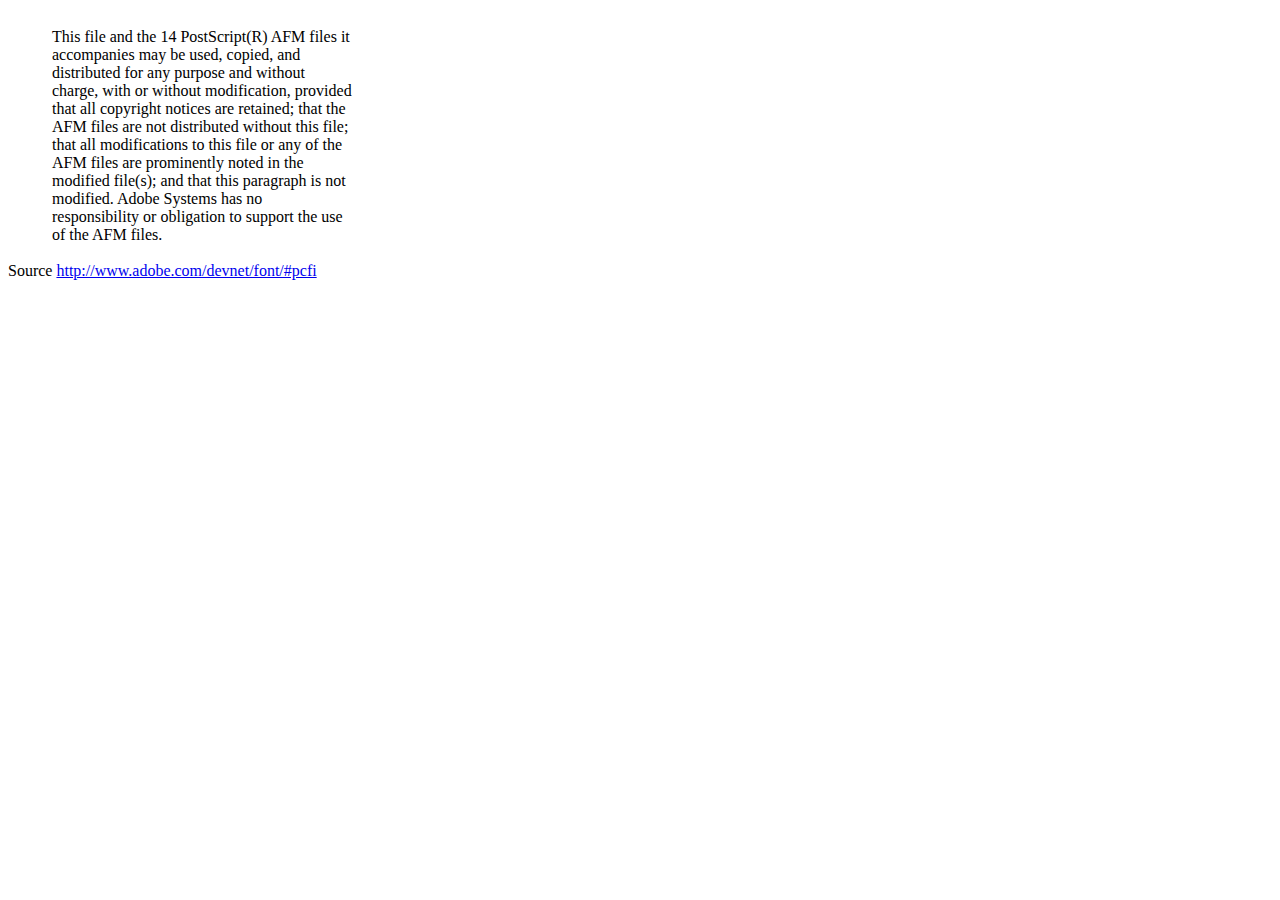
<file: dompdf/vendor/dompdf/dompdf/lib/fonts/mustRead.html>
<html>
	<head>
		<meta http-equiv="content-type" content="text/html;charset=iso-8859-1">
		<meta name="generator" content="Adobe GoLive 4">
		<title>Core 14 AFM Files - ReadMe</title>
	</head>
	<body bgcolor="white">
		<font color="white">or</font>
		<table border="0" cellpadding="0" cellspacing="2">
			<tr>
				<td width="40"></td>
				<td width="300">This file and the 14 PostScript(R) AFM files it accompanies may be used, copied, and distributed for any purpose and without charge, with or without modification, provided that all copyright notices are retained; that the AFM files are not distributed without this file; that all modifications to this file or any of the AFM files are prominently noted in the modified file(s); and that this paragraph is not modified. Adobe Systems has no responsibility or obligation to support the use of the AFM files. <font color="white">Col</font></td>
			</tr>
		</table>
		<p>Source <a href="http://www.adobe.com/devnet/font/#pcfi">http://www.adobe.com/devnet/font/#pcfi</a></p>
</body>
</html>
</file>
<file: assets/vendor/quill/quill.snow.css>
/*!
 * Quill Editor v2.0.1
 * https://quilljs.com
 * Copyright (c) 2017-2024, Slab
 * Copyright (c) 2014, Jason Chen
 * Copyright (c) 2013, salesforce.com
 */
.ql-container{box-sizing:border-box;font-family:Helvetica,Arial,sans-serif;font-size:13px;height:100%;margin:0;position:relative}.ql-container.ql-disabled .ql-tooltip{visibility:hidden}.ql-container:not(.ql-disabled) li[data-list=checked] > .ql-ui,.ql-container:not(.ql-disabled) li[data-list=unchecked] > .ql-ui{cursor:pointer}.ql-clipboard{left:-100000px;height:1px;overflow-y:hidden;position:absolute;top:50%}.ql-clipboard p{margin:0;padding:0}.ql-editor{box-sizing:border-box;counter-reset:list-0 list-1 list-2 list-3 list-4 list-5 list-6 list-7 list-8 list-9;line-height:1.42;height:100%;outline:none;overflow-y:auto;padding:12px 15px;tab-size:4;-moz-tab-size:4;text-align:left;white-space:pre-wrap;word-wrap:break-word}.ql-editor > *{cursor:text}.ql-editor p,.ql-editor ol,.ql-editor pre,.ql-editor blockquote,.ql-editor h1,.ql-editor h2,.ql-editor h3,.ql-editor h4,.ql-editor h5,.ql-editor h6{margin:0;padding:0}@supports (counter-set:none){.ql-editor p,.ql-editor h1,.ql-editor h2,.ql-editor h3,.ql-editor h4,.ql-editor h5,.ql-editor h6{counter-set:list-0 list-1 list-2 list-3 list-4 list-5 list-6 list-7 list-8 list-9}}@supports not (counter-set:none){.ql-editor p,.ql-editor h1,.ql-editor h2,.ql-editor h3,.ql-editor h4,.ql-editor h5,.ql-editor h6{counter-reset:list-0 list-1 list-2 list-3 list-4 list-5 list-6 list-7 list-8 list-9}}.ql-editor table{border-collapse:collapse}.ql-editor td{border:1px solid #000;padding:2px 5px}.ql-editor ol{padding-left:1.5em}.ql-editor li{list-style-type:none;padding-left:1.5em;position:relative}.ql-editor li > .ql-ui:before{display:inline-block;margin-left:-1.5em;margin-right:.3em;text-align:right;white-space:nowrap;width:1.2em}.ql-editor li[data-list=checked] > .ql-ui,.ql-editor li[data-list=unchecked] > .ql-ui{color:#777}.ql-editor li[data-list=bullet] > .ql-ui:before{content:'\2022'}.ql-editor li[data-list=checked] > .ql-ui:before{content:'\2611'}.ql-editor li[data-list=unchecked] > .ql-ui:before{content:'\2610'}@supports (counter-set:none){.ql-editor li[data-list]{counter-set:list-1 list-2 list-3 list-4 list-5 list-6 list-7 list-8 list-9}}@supports not (counter-set:none){.ql-editor li[data-list]{counter-reset:list-1 list-2 list-3 list-4 list-5 list-6 list-7 list-8 list-9}}.ql-editor li[data-list=ordered]{counter-increment:list-0}.ql-editor li[data-list=ordered] > .ql-ui:before{content:counter(list-0, decimal) '. '}.ql-editor li[data-list=ordered].ql-indent-1{counter-increment:list-1}.ql-editor li[data-list=ordered].ql-indent-1 > .ql-ui:before{content:counter(list-1, lower-alpha) '. '}@supports (counter-set:none){.ql-editor li[data-list].ql-indent-1{counter-set:list-2 list-3 list-4 list-5 list-6 list-7 list-8 list-9}}@supports not (counter-set:none){.ql-editor li[data-list].ql-indent-1{counter-reset:list-2 list-3 list-4 list-5 list-6 list-7 list-8 list-9}}.ql-editor li[data-list=ordered].ql-indent-2{counter-increment:list-2}.ql-editor li[data-list=ordered].ql-indent-2 > .ql-ui:before{content:counter(list-2, lower-roman) '. '}@supports (counter-set:none){.ql-editor li[data-list].ql-indent-2{counter-set:list-3 list-4 list-5 list-6 list-7 list-8 list-9}}@supports not (counter-set:none){.ql-editor li[data-list].ql-indent-2{counter-reset:list-3 list-4 list-5 list-6 list-7 list-8 list-9}}.ql-editor li[data-list=ordered].ql-indent-3{counter-increment:list-3}.ql-editor li[data-list=ordered].ql-indent-3 > .ql-ui:before{content:counter(list-3, decimal) '. '}@supports (counter-set:none){.ql-editor li[data-list].ql-indent-3{counter-set:list-4 list-5 list-6 list-7 list-8 list-9}}@supports not (counter-set:none){.ql-editor li[data-list].ql-indent-3{counter-reset:list-4 list-5 list-6 list-7 list-8 list-9}}.ql-editor li[data-list=ordered].ql-indent-4{counter-increment:list-4}.ql-editor li[data-list=ordered].ql-indent-4 > .ql-ui:before{content:counter(list-4, lower-alpha) '. '}@supports (counter-set:none){.ql-editor li[data-list].ql-indent-4{counter-set:list-5 list-6 list-7 list-8 list-9}}@supports not (counter-set:none){.ql-editor li[data-list].ql-indent-4{counter-reset:list-5 list-6 list-7 list-8 list-9}}.ql-editor li[data-list=ordered].ql-indent-5{counter-increment:list-5}.ql-editor li[data-list=ordered].ql-indent-5 > .ql-ui:before{content:counter(list-5, lower-roman) '. '}@supports (counter-set:none){.ql-editor li[data-list].ql-indent-5{counter-set:list-6 list-7 list-8 list-9}}@supports not (counter-set:none){.ql-editor li[data-list].ql-indent-5{counter-reset:list-6 list-7 list-8 list-9}}.ql-editor li[data-list=ordered].ql-indent-6{counter-increment:list-6}.ql-editor li[data-list=ordered].ql-indent-6 > .ql-ui:before{content:counter(list-6, decimal) '. '}@supports (counter-set:none){.ql-editor li[data-list].ql-indent-6{counter-set:list-7 list-8 list-9}}@supports not (counter-set:none){.ql-editor li[data-list].ql-indent-6{counter-reset:list-7 list-8 list-9}}.ql-editor li[data-list=ordered].ql-indent-7{counter-increment:list-7}.ql-editor li[data-list=ordered].ql-indent-7 > .ql-ui:before{content:counter(list-7, lower-alpha) '. '}@supports (counter-set:none){.ql-editor li[data-list].ql-indent-7{counter-set:list-8 list-9}}@supports not (counter-set:none){.ql-editor li[data-list].ql-indent-7{counter-reset:list-8 list-9}}.ql-editor li[data-list=ordered].ql-indent-8{counter-increment:list-8}.ql-editor li[data-list=ordered].ql-indent-8 > .ql-ui:before{content:counter(list-8, lower-roman) '. '}@supports (counter-set:none){.ql-editor li[data-list].ql-indent-8{counter-set:list-9}}@supports not (counter-set:none){.ql-editor li[data-list].ql-indent-8{counter-reset:list-9}}.ql-editor li[data-list=ordered].ql-indent-9{counter-increment:list-9}.ql-editor li[data-list=ordered].ql-indent-9 > .ql-ui:before{content:counter(list-9, decimal) '. '}.ql-editor .ql-indent-1:not(.ql-direction-rtl){padding-left:3em}.ql-editor li.ql-indent-1:not(.ql-direction-rtl){padding-left:4.5em}.ql-editor .ql-indent-1.ql-direction-rtl.ql-align-right{padding-right:3em}.ql-editor li.ql-indent-1.ql-direction-rtl.ql-align-right{padding-right:4.5em}.ql-editor .ql-indent-2:not(.ql-direction-rtl){padding-left:6em}.ql-editor li.ql-indent-2:not(.ql-direction-rtl){padding-left:7.5em}.ql-editor .ql-indent-2.ql-direction-rtl.ql-align-right{padding-right:6em}.ql-editor li.ql-indent-2.ql-direction-rtl.ql-align-right{padding-right:7.5em}.ql-editor .ql-indent-3:not(.ql-direction-rtl){padding-left:9em}.ql-editor li.ql-indent-3:not(.ql-direction-rtl){padding-left:10.5em}.ql-editor .ql-indent-3.ql-direction-rtl.ql-align-right{padding-right:9em}.ql-editor li.ql-indent-3.ql-direction-rtl.ql-align-right{padding-right:10.5em}.ql-editor .ql-indent-4:not(.ql-direction-rtl){padding-left:12em}.ql-editor li.ql-indent-4:not(.ql-direction-rtl){padding-left:13.5em}.ql-editor .ql-indent-4.ql-direction-rtl.ql-align-right{padding-right:12em}.ql-editor li.ql-indent-4.ql-direction-rtl.ql-align-right{padding-right:13.5em}.ql-editor .ql-indent-5:not(.ql-direction-rtl){padding-left:15em}.ql-editor li.ql-indent-5:not(.ql-direction-rtl){padding-left:16.5em}.ql-editor .ql-indent-5.ql-direction-rtl.ql-align-right{padding-right:15em}.ql-editor li.ql-indent-5.ql-direction-rtl.ql-align-right{padding-right:16.5em}.ql-editor .ql-indent-6:not(.ql-direction-rtl){padding-left:18em}.ql-editor li.ql-indent-6:not(.ql-direction-rtl){padding-left:19.5em}.ql-editor .ql-indent-6.ql-direction-rtl.ql-align-right{padding-right:18em}.ql-editor li.ql-indent-6.ql-direction-rtl.ql-align-right{padding-right:19.5em}.ql-editor .ql-indent-7:not(.ql-direction-rtl){padding-left:21em}.ql-editor li.ql-indent-7:not(.ql-direction-rtl){padding-left:22.5em}.ql-editor .ql-indent-7.ql-direction-rtl.ql-align-right{padding-right:21em}.ql-editor li.ql-indent-7.ql-direction-rtl.ql-align-right{padding-right:22.5em}.ql-editor .ql-indent-8:not(.ql-direction-rtl){padding-left:24em}.ql-editor li.ql-indent-8:not(.ql-direction-rtl){padding-left:25.5em}.ql-editor .ql-indent-8.ql-direction-rtl.ql-align-right{padding-right:24em}.ql-editor li.ql-indent-8.ql-direction-rtl.ql-align-right{padding-right:25.5em}.ql-editor .ql-indent-9:not(.ql-direction-rtl){padding-left:27em}.ql-editor li.ql-indent-9:not(.ql-direction-rtl){padding-left:28.5em}.ql-editor .ql-indent-9.ql-direction-rtl.ql-align-right{padding-right:27em}.ql-editor li.ql-indent-9.ql-direction-rtl.ql-align-right{padding-right:28.5em}.ql-editor li.ql-direction-rtl{padding-right:1.5em}.ql-editor li.ql-direction-rtl > .ql-ui:before{margin-left:.3em;margin-right:-1.5em;text-align:left}.ql-editor table{table-layout:fixed;width:100%}.ql-editor table td{outline:none}.ql-editor .ql-code-block-container{font-family:monospace}.ql-editor .ql-video{display:block;max-width:100%}.ql-editor .ql-video.ql-align-center{margin:0 auto}.ql-editor .ql-video.ql-align-right{margin:0 0 0 auto}.ql-editor .ql-bg-black{background-color:#000}.ql-editor .ql-bg-red{background-color:#e60000}.ql-editor .ql-bg-orange{background-color:#f90}.ql-editor .ql-bg-yellow{background-color:#ff0}.ql-editor .ql-bg-green{background-color:#008a00}.ql-editor .ql-bg-blue{background-color:#06c}.ql-editor .ql-bg-purple{background-color:#93f}.ql-editor .ql-color-white{color:#fff}.ql-editor .ql-color-red{color:#e60000}.ql-editor .ql-color-orange{color:#f90}.ql-editor .ql-color-yellow{color:#ff0}.ql-editor .ql-color-green{color:#008a00}.ql-editor .ql-color-blue{color:#06c}.ql-editor .ql-color-purple{color:#93f}.ql-editor .ql-font-serif{font-family:Georgia,Times New Roman,serif}.ql-editor .ql-font-monospace{font-family:Monaco,Courier New,monospace}.ql-editor .ql-size-small{font-size:.75em}.ql-editor .ql-size-large{font-size:1.5em}.ql-editor .ql-size-huge{font-size:2.5em}.ql-editor .ql-direction-rtl{direction:rtl;text-align:inherit}.ql-editor .ql-align-center{text-align:center}.ql-editor .ql-align-justify{text-align:justify}.ql-editor .ql-align-right{text-align:right}.ql-editor .ql-ui{position:absolute}.ql-editor.ql-blank::before{color:rgba(0,0,0,0.6);content:attr(data-placeholder);font-style:italic;left:15px;pointer-events:none;position:absolute;right:15px}.ql-snow.ql-toolbar:after,.ql-snow .ql-toolbar:after{clear:both;content:'';display:table}.ql-snow.ql-toolbar button,.ql-snow .ql-toolbar button{background:none;border:none;cursor:pointer;display:inline-block;float:left;height:24px;padding:3px 5px;width:28px}.ql-snow.ql-toolbar button svg,.ql-snow .ql-toolbar button svg{float:left;height:100%}.ql-snow.ql-toolbar button:active:hover,.ql-snow .ql-toolbar button:active:hover{outline:none}.ql-snow.ql-toolbar input.ql-image[type=file],.ql-snow .ql-toolbar input.ql-image[type=file]{display:none}.ql-snow.ql-toolbar button:hover,.ql-snow .ql-toolbar button:hover,.ql-snow.ql-toolbar button:focus,.ql-snow .ql-toolbar button:focus,.ql-snow.ql-toolbar button.ql-active,.ql-snow .ql-toolbar button.ql-active,.ql-snow.ql-toolbar .ql-picker-label:hover,.ql-snow .ql-toolbar .ql-picker-label:hover,.ql-snow.ql-toolbar .ql-picker-label.ql-active,.ql-snow .ql-toolbar .ql-picker-label.ql-active,.ql-snow.ql-toolbar .ql-picker-item:hover,.ql-snow .ql-toolbar .ql-picker-item:hover,.ql-snow.ql-toolbar .ql-picker-item.ql-selected,.ql-snow .ql-toolbar .ql-picker-item.ql-selected{color:#06c}.ql-snow.ql-toolbar button:hover .ql-fill,.ql-snow .ql-toolbar button:hover .ql-fill,.ql-snow.ql-toolbar button:focus .ql-fill,.ql-snow .ql-toolbar button:focus .ql-fill,.ql-snow.ql-toolbar button.ql-active .ql-fill,.ql-snow .ql-toolbar button.ql-active .ql-fill,.ql-snow.ql-toolbar .ql-picker-label:hover .ql-fill,.ql-snow .ql-toolbar .ql-picker-label:hover .ql-fill,.ql-snow.ql-toolbar .ql-picker-label.ql-active .ql-fill,.ql-snow .ql-toolbar .ql-picker-label.ql-active .ql-fill,.ql-snow.ql-toolbar .ql-picker-item:hover .ql-fill,.ql-snow .ql-toolbar .ql-picker-item:hover .ql-fill,.ql-snow.ql-toolbar .ql-picker-item.ql-selected .ql-fill,.ql-snow .ql-toolbar .ql-picker-item.ql-selected .ql-fill,.ql-snow.ql-toolbar button:hover .ql-stroke.ql-fill,.ql-snow .ql-toolbar button:hover .ql-stroke.ql-fill,.ql-snow.ql-toolbar button:focus .ql-stroke.ql-fill,.ql-snow .ql-toolbar button:focus .ql-stroke.ql-fill,.ql-snow.ql-toolbar button.ql-active .ql-stroke.ql-fill,.ql-snow .ql-toolbar button.ql-active .ql-stroke.ql-fill,.ql-snow.ql-toolbar .ql-picker-label:hover .ql-stroke.ql-fill,.ql-snow .ql-toolbar .ql-picker-label:hover .ql-stroke.ql-fill,.ql-snow.ql-toolbar .ql-picker-label.ql-active .ql-stroke.ql-fill,.ql-snow .ql-toolbar .ql-picker-label.ql-active .ql-stroke.ql-fill,.ql-snow.ql-toolbar .ql-picker-item:hover .ql-stroke.ql-fill,.ql-snow .ql-toolbar .ql-picker-item:hover .ql-stroke.ql-fill,.ql-snow.ql-toolbar .ql-picker-item.ql-selected .ql-stroke.ql-fill,.ql-snow .ql-toolbar .ql-picker-item.ql-selected .ql-stroke.ql-fill{fill:#06c}.ql-snow.ql-toolbar button:hover .ql-stroke,.ql-snow .ql-toolbar button:hover .ql-stroke,.ql-snow.ql-toolbar button:focus .ql-stroke,.ql-snow .ql-toolbar button:focus .ql-stroke,.ql-snow.ql-toolbar button.ql-active .ql-stroke,.ql-snow .ql-toolbar button.ql-active .ql-stroke,.ql-snow.ql-toolbar .ql-picker-label:hover .ql-stroke,.ql-snow .ql-toolbar .ql-picker-label:hover .ql-stroke,.ql-snow.ql-toolbar .ql-picker-label.ql-active .ql-stroke,.ql-snow .ql-toolbar .ql-picker-label.ql-active .ql-stroke,.ql-snow.ql-toolbar .ql-picker-item:hover .ql-stroke,.ql-snow .ql-toolbar .ql-picker-item:hover .ql-stroke,.ql-snow.ql-toolbar .ql-picker-item.ql-selected .ql-stroke,.ql-snow .ql-toolbar .ql-picker-item.ql-selected .ql-stroke,.ql-snow.ql-toolbar button:hover .ql-stroke-miter,.ql-snow .ql-toolbar button:hover .ql-stroke-miter,.ql-snow.ql-toolbar button:focus .ql-stroke-miter,.ql-snow .ql-toolbar button:focus .ql-stroke-miter,.ql-snow.ql-toolbar button.ql-active .ql-stroke-miter,.ql-snow .ql-toolbar button.ql-active .ql-stroke-miter,.ql-snow.ql-toolbar .ql-picker-label:hover .ql-stroke-miter,.ql-snow .ql-toolbar .ql-picker-label:hover .ql-stroke-miter,.ql-snow.ql-toolbar .ql-picker-label.ql-active .ql-stroke-miter,.ql-snow .ql-toolbar .ql-picker-label.ql-active .ql-stroke-miter,.ql-snow.ql-toolbar .ql-picker-item:hover .ql-stroke-miter,.ql-snow .ql-toolbar .ql-picker-item:hover .ql-stroke-miter,.ql-snow.ql-toolbar .ql-picker-item.ql-selected .ql-stroke-miter,.ql-snow .ql-toolbar .ql-picker-item.ql-selected .ql-stroke-miter{stroke:#06c}@media (pointer:coarse){.ql-snow.ql-toolbar button:hover:not(.ql-active),.ql-snow .ql-toolbar button:hover:not(.ql-active){color:#444}.ql-snow.ql-toolbar button:hover:not(.ql-active) .ql-fill,.ql-snow .ql-toolbar button:hover:not(.ql-active) .ql-fill,.ql-snow.ql-toolbar button:hover:not(.ql-active) .ql-stroke.ql-fill,.ql-snow .ql-toolbar button:hover:not(.ql-active) .ql-stroke.ql-fill{fill:#444}.ql-snow.ql-toolbar button:hover:not(.ql-active) .ql-stroke,.ql-snow .ql-toolbar button:hover:not(.ql-active) .ql-stroke,.ql-snow.ql-toolbar button:hover:not(.ql-active) .ql-stroke-miter,.ql-snow .ql-toolbar button:hover:not(.ql-active) .ql-stroke-miter{stroke:#444}}.ql-snow{box-sizing:border-box}.ql-snow *{box-sizing:border-box}.ql-snow .ql-hidden{display:none}.ql-snow .ql-out-bottom,.ql-snow .ql-out-top{visibility:hidden}.ql-snow .ql-tooltip{position:absolute;transform:translateY(10px)}.ql-snow .ql-tooltip a{cursor:pointer;text-decoration:none}.ql-snow .ql-tooltip.ql-flip{transform:translateY(-10px)}.ql-snow .ql-formats{display:inline-block;vertical-align:middle}.ql-snow .ql-formats:after{clear:both;content:'';display:table}.ql-snow .ql-stroke{fill:none;stroke:#444;stroke-linecap:round;stroke-linejoin:round;stroke-width:2}.ql-snow .ql-stroke-miter{fill:none;stroke:#444;stroke-miterlimit:10;stroke-width:2}.ql-snow .ql-fill,.ql-snow .ql-stroke.ql-fill{fill:#444}.ql-snow .ql-empty{fill:none}.ql-snow .ql-even{fill-rule:evenodd}.ql-snow .ql-thin,.ql-snow .ql-stroke.ql-thin{stroke-width:1}.ql-snow .ql-transparent{opacity:.4}.ql-snow .ql-direction svg:last-child{display:none}.ql-snow .ql-direction.ql-active svg:last-child{display:inline}.ql-snow .ql-direction.ql-active svg:first-child{display:none}.ql-snow .ql-editor h1{font-size:2em}.ql-snow .ql-editor h2{font-size:1.5em}.ql-snow .ql-editor h3{font-size:1.17em}.ql-snow .ql-editor h4{font-size:1em}.ql-snow .ql-editor h5{font-size:.83em}.ql-snow .ql-editor h6{font-size:.67em}.ql-snow .ql-editor a{text-decoration:underline}.ql-snow .ql-editor blockquote{border-left:4px solid #ccc;margin-bottom:5px;margin-top:5px;padding-left:16px}.ql-snow .ql-editor code,.ql-snow .ql-editor .ql-code-block-container{background-color:#f0f0f0;border-radius:3px}.ql-snow .ql-editor .ql-code-block-container{margin-bottom:5px;margin-top:5px;padding:5px 10px}.ql-snow .ql-editor code{font-size:85%;padding:2px 4px}.ql-snow .ql-editor .ql-code-block-container{background-color:#23241f;color:#f8f8f2;overflow:visible}.ql-snow .ql-editor img{max-width:100%}.ql-snow .ql-picker{color:#444;display:inline-block;float:left;font-size:14px;font-weight:500;height:24px;position:relative;vertical-align:middle}.ql-snow .ql-picker-label{cursor:pointer;display:inline-block;height:100%;padding-left:8px;padding-right:2px;position:relative;width:100%}.ql-snow .ql-picker-label::before{display:inline-block;line-height:22px}.ql-snow .ql-picker-options{background-color:#fff;display:none;min-width:100%;padding:4px 8px;position:absolute;white-space:nowrap}.ql-snow .ql-picker-options .ql-picker-item{cursor:pointer;display:block;padding-bottom:5px;padding-top:5px}.ql-snow .ql-picker.ql-expanded .ql-picker-label{color:#ccc;z-index:2}.ql-snow .ql-picker.ql-expanded .ql-picker-label .ql-fill{fill:#ccc}.ql-snow .ql-picker.ql-expanded .ql-picker-label .ql-stroke{stroke:#ccc}.ql-snow .ql-picker.ql-expanded .ql-picker-options{display:block;margin-top:-1px;top:100%;z-index:1}.ql-snow .ql-color-picker,.ql-snow .ql-icon-picker{width:28px}.ql-snow .ql-color-picker .ql-picker-label,.ql-snow .ql-icon-picker .ql-picker-label{padding:2px 4px}.ql-snow .ql-color-picker .ql-picker-label svg,.ql-snow .ql-icon-picker .ql-picker-label svg{right:4px}.ql-snow .ql-icon-picker .ql-picker-options{padding:4px 0}.ql-snow .ql-icon-picker .ql-picker-item{height:24px;width:24px;padding:2px 4px}.ql-snow .ql-color-picker .ql-picker-options{padding:3px 5px;width:152px}.ql-snow .ql-color-picker .ql-picker-item{border:1px solid transparent;float:left;height:16px;margin:2px;padding:0;width:16px}.ql-snow .ql-picker:not(.ql-color-picker):not(.ql-icon-picker) svg{position:absolute;margin-top:-9px;right:0;top:50%;width:18px}.ql-snow .ql-picker.ql-header .ql-picker-label[data-label]:not([data-label=''])::before,.ql-snow .ql-picker.ql-font .ql-picker-label[data-label]:not([data-label=''])::before,.ql-snow .ql-picker.ql-size .ql-picker-label[data-label]:not([data-label=''])::before,.ql-snow .ql-picker.ql-header .ql-picker-item[data-label]:not([data-label=''])::before,.ql-snow .ql-picker.ql-font .ql-picker-item[data-label]:not([data-label=''])::before,.ql-snow .ql-picker.ql-size .ql-picker-item[data-label]:not([data-label=''])::before{content:attr(data-label)}.ql-snow .ql-picker.ql-header{width:98px}.ql-snow .ql-picker.ql-header .ql-picker-label::before,.ql-snow .ql-picker.ql-header .ql-picker-item::before{content:'Normal'}.ql-snow .ql-picker.ql-header .ql-picker-label[data-value="1"]::before,.ql-snow .ql-picker.ql-header .ql-picker-item[data-value="1"]::before{content:'Heading 1'}.ql-snow .ql-picker.ql-header .ql-picker-label[data-value="2"]::before,.ql-snow .ql-picker.ql-header .ql-picker-item[data-value="2"]::before{content:'Heading 2'}.ql-snow .ql-picker.ql-header .ql-picker-label[data-value="3"]::before,.ql-snow .ql-picker.ql-header .ql-picker-item[data-value="3"]::before{content:'Heading 3'}.ql-snow .ql-picker.ql-header .ql-picker-label[data-value="4"]::before,.ql-snow .ql-picker.ql-header .ql-picker-item[data-value="4"]::before{content:'Heading 4'}.ql-snow .ql-picker.ql-header .ql-picker-label[data-value="5"]::before,.ql-snow .ql-picker.ql-header .ql-picker-item[data-value="5"]::before{content:'Heading 5'}.ql-snow .ql-picker.ql-header .ql-picker-label[data-value="6"]::before,.ql-snow .ql-picker.ql-header .ql-picker-item[data-value="6"]::before{content:'Heading 6'}.ql-snow .ql-picker.ql-header .ql-picker-item[data-value="1"]::before{font-size:2em}.ql-snow .ql-picker.ql-header .ql-picker-item[data-value="2"]::before{font-size:1.5em}.ql-snow .ql-picker.ql-header .ql-picker-item[data-value="3"]::before{font-size:1.17em}.ql-snow .ql-picker.ql-header .ql-picker-item[data-value="4"]::before{font-size:1em}.ql-snow .ql-picker.ql-header .ql-picker-item[data-value="5"]::before{font-size:.83em}.ql-snow .ql-picker.ql-header .ql-picker-item[data-value="6"]::before{font-size:.67em}.ql-snow .ql-picker.ql-font{width:108px}.ql-snow .ql-picker.ql-font .ql-picker-label::before,.ql-snow .ql-picker.ql-font .ql-picker-item::before{content:'Sans Serif'}.ql-snow .ql-picker.ql-font .ql-picker-label[data-value=serif]::before,.ql-snow .ql-picker.ql-font .ql-picker-item[data-value=serif]::before{content:'Serif'}.ql-snow .ql-picker.ql-font .ql-picker-label[data-value=monospace]::before,.ql-snow .ql-picker.ql-font .ql-picker-item[data-value=monospace]::before{content:'Monospace'}.ql-snow .ql-picker.ql-font .ql-picker-item[data-value=serif]::before{font-family:Georgia,Times New Roman,serif}.ql-snow .ql-picker.ql-font .ql-picker-item[data-value=monospace]::before{font-family:Monaco,Courier New,monospace}.ql-snow .ql-picker.ql-size{width:98px}.ql-snow .ql-picker.ql-size .ql-picker-label::before,.ql-snow .ql-picker.ql-size .ql-picker-item::before{content:'Normal'}.ql-snow .ql-picker.ql-size .ql-picker-label[data-value=small]::before,.ql-snow .ql-picker.ql-size .ql-picker-item[data-value=small]::before{content:'Small'}.ql-snow .ql-picker.ql-size .ql-picker-label[data-value=large]::before,.ql-snow .ql-picker.ql-size .ql-picker-item[data-value=large]::before{content:'Large'}.ql-snow .ql-picker.ql-size .ql-picker-label[data-value=huge]::before,.ql-snow .ql-picker.ql-size .ql-picker-item[data-value=huge]::before{content:'Huge'}.ql-snow .ql-picker.ql-size .ql-picker-item[data-value=small]::before{font-size:10px}.ql-snow .ql-picker.ql-size .ql-picker-item[data-value=large]::before{font-size:18px}.ql-snow .ql-picker.ql-size .ql-picker-item[data-value=huge]::before{font-size:32px}.ql-snow .ql-color-picker.ql-background .ql-picker-item{background-color:#fff}.ql-snow .ql-color-picker.ql-color .ql-picker-item{background-color:#000}.ql-code-block-container{position:relative}.ql-code-block-container .ql-ui{right:5px;top:5px}.ql-toolbar.ql-snow{border:1px solid #ccc;box-sizing:border-box;font-family:'Helvetica Neue','Helvetica','Arial',sans-serif;padding:8px}.ql-toolbar.ql-snow .ql-formats{margin-right:15px}.ql-toolbar.ql-snow .ql-picker-label{border:1px solid transparent}.ql-toolbar.ql-snow .ql-picker-options{border:1px solid transparent;box-shadow:rgba(0,0,0,0.2) 0 2px 8px}.ql-toolbar.ql-snow .ql-picker.ql-expanded .ql-picker-label{border-color:#ccc}.ql-toolbar.ql-snow .ql-picker.ql-expanded .ql-picker-options{border-color:#ccc}.ql-toolbar.ql-snow .ql-color-picker .ql-picker-item.ql-selected,.ql-toolbar.ql-snow .ql-color-picker .ql-picker-item:hover{border-color:#000}.ql-toolbar.ql-snow + .ql-container.ql-snow{border-top:0}.ql-snow .ql-tooltip{background-color:#fff;border:1px solid #ccc;box-shadow:0 0 5px #ddd;color:#444;padding:5px 12px;white-space:nowrap}.ql-snow .ql-tooltip::before{content:"Visit URL:";line-height:26px;margin-right:8px}.ql-snow .ql-tooltip input[type=text]{display:none;border:1px solid #ccc;font-size:13px;height:26px;margin:0;padding:3px 5px;width:170px}.ql-snow .ql-tooltip a.ql-preview{display:inline-block;max-width:200px;overflow-x:hidden;text-overflow:ellipsis;vertical-align:top}.ql-snow .ql-tooltip a.ql-action::after{border-right:1px solid #ccc;content:'Edit';margin-left:16px;padding-right:8px}.ql-snow .ql-tooltip a.ql-remove::before{content:'Remove';margin-left:8px}.ql-snow .ql-tooltip a{line-height:26px}.ql-snow .ql-tooltip.ql-editing a.ql-preview,.ql-snow .ql-tooltip.ql-editing a.ql-remove{display:none}.ql-snow .ql-tooltip.ql-editing input[type=text]{display:inline-block}.ql-snow .ql-tooltip.ql-editing a.ql-action::after{border-right:0;content:'Save';padding-right:0}.ql-snow .ql-tooltip[data-mode=link]::before{content:"Enter link:"}.ql-snow .ql-tooltip[data-mode=formula]::before{content:"Enter formula:"}.ql-snow .ql-tooltip[data-mode=video]::before{content:"Enter video:"}.ql-snow a{color:#06c}.ql-container.ql-snow{border:1px solid #ccc}

/*# sourceMappingURL=quill.snow.css.map*/
</file>
<file: assets/vendor/quill/quill.bubble.css>
/*!
 * Quill Editor v2.0.1
 * https://quilljs.com
 * Copyright (c) 2017-2024, Slab
 * Copyright (c) 2014, Jason Chen
 * Copyright (c) 2013, salesforce.com
 */
.ql-container{box-sizing:border-box;font-family:Helvetica,Arial,sans-serif;font-size:13px;height:100%;margin:0;position:relative}.ql-container.ql-disabled .ql-tooltip{visibility:hidden}.ql-container:not(.ql-disabled) li[data-list=checked] > .ql-ui,.ql-container:not(.ql-disabled) li[data-list=unchecked] > .ql-ui{cursor:pointer}.ql-clipboard{left:-100000px;height:1px;overflow-y:hidden;position:absolute;top:50%}.ql-clipboard p{margin:0;padding:0}.ql-editor{box-sizing:border-box;counter-reset:list-0 list-1 list-2 list-3 list-4 list-5 list-6 list-7 list-8 list-9;line-height:1.42;height:100%;outline:none;overflow-y:auto;padding:12px 15px;tab-size:4;-moz-tab-size:4;text-align:left;white-space:pre-wrap;word-wrap:break-word}.ql-editor > *{cursor:text}.ql-editor p,.ql-editor ol,.ql-editor pre,.ql-editor blockquote,.ql-editor h1,.ql-editor h2,.ql-editor h3,.ql-editor h4,.ql-editor h5,.ql-editor h6{margin:0;padding:0}@supports (counter-set:none){.ql-editor p,.ql-editor h1,.ql-editor h2,.ql-editor h3,.ql-editor h4,.ql-editor h5,.ql-editor h6{counter-set:list-0 list-1 list-2 list-3 list-4 list-5 list-6 list-7 list-8 list-9}}@supports not (counter-set:none){.ql-editor p,.ql-editor h1,.ql-editor h2,.ql-editor h3,.ql-editor h4,.ql-editor h5,.ql-editor h6{counter-reset:list-0 list-1 list-2 list-3 list-4 list-5 list-6 list-7 list-8 list-9}}.ql-editor table{border-collapse:collapse}.ql-editor td{border:1px solid #000;padding:2px 5px}.ql-editor ol{padding-left:1.5em}.ql-editor li{list-style-type:none;padding-left:1.5em;position:relative}.ql-editor li > .ql-ui:before{display:inline-block;margin-left:-1.5em;margin-right:.3em;text-align:right;white-space:nowrap;width:1.2em}.ql-editor li[data-list=checked] > .ql-ui,.ql-editor li[data-list=unchecked] > .ql-ui{color:#777}.ql-editor li[data-list=bullet] > .ql-ui:before{content:'\2022'}.ql-editor li[data-list=checked] > .ql-ui:before{content:'\2611'}.ql-editor li[data-list=unchecked] > .ql-ui:before{content:'\2610'}@supports (counter-set:none){.ql-editor li[data-list]{counter-set:list-1 list-2 list-3 list-4 list-5 list-6 list-7 list-8 list-9}}@supports not (counter-set:none){.ql-editor li[data-list]{counter-reset:list-1 list-2 list-3 list-4 list-5 list-6 list-7 list-8 list-9}}.ql-editor li[data-list=ordered]{counter-increment:list-0}.ql-editor li[data-list=ordered] > .ql-ui:before{content:counter(list-0, decimal) '. '}.ql-editor li[data-list=ordered].ql-indent-1{counter-increment:list-1}.ql-editor li[data-list=ordered].ql-indent-1 > .ql-ui:before{content:counter(list-1, lower-alpha) '. '}@supports (counter-set:none){.ql-editor li[data-list].ql-indent-1{counter-set:list-2 list-3 list-4 list-5 list-6 list-7 list-8 list-9}}@supports not (counter-set:none){.ql-editor li[data-list].ql-indent-1{counter-reset:list-2 list-3 list-4 list-5 list-6 list-7 list-8 list-9}}.ql-editor li[data-list=ordered].ql-indent-2{counter-increment:list-2}.ql-editor li[data-list=ordered].ql-indent-2 > .ql-ui:before{content:counter(list-2, lower-roman) '. '}@supports (counter-set:none){.ql-editor li[data-list].ql-indent-2{counter-set:list-3 list-4 list-5 list-6 list-7 list-8 list-9}}@supports not (counter-set:none){.ql-editor li[data-list].ql-indent-2{counter-reset:list-3 list-4 list-5 list-6 list-7 list-8 list-9}}.ql-editor li[data-list=ordered].ql-indent-3{counter-increment:list-3}.ql-editor li[data-list=ordered].ql-indent-3 > .ql-ui:before{content:counter(list-3, decimal) '. '}@supports (counter-set:none){.ql-editor li[data-list].ql-indent-3{counter-set:list-4 list-5 list-6 list-7 list-8 list-9}}@supports not (counter-set:none){.ql-editor li[data-list].ql-indent-3{counter-reset:list-4 list-5 list-6 list-7 list-8 list-9}}.ql-editor li[data-list=ordered].ql-indent-4{counter-increment:list-4}.ql-editor li[data-list=ordered].ql-indent-4 > .ql-ui:before{content:counter(list-4, lower-alpha) '. '}@supports (counter-set:none){.ql-editor li[data-list].ql-indent-4{counter-set:list-5 list-6 list-7 list-8 list-9}}@supports not (counter-set:none){.ql-editor li[data-list].ql-indent-4{counter-reset:list-5 list-6 list-7 list-8 list-9}}.ql-editor li[data-list=ordered].ql-indent-5{counter-increment:list-5}.ql-editor li[data-list=ordered].ql-indent-5 > .ql-ui:before{content:counter(list-5, lower-roman) '. '}@supports (counter-set:none){.ql-editor li[data-list].ql-indent-5{counter-set:list-6 list-7 list-8 list-9}}@supports not (counter-set:none){.ql-editor li[data-list].ql-indent-5{counter-reset:list-6 list-7 list-8 list-9}}.ql-editor li[data-list=ordered].ql-indent-6{counter-increment:list-6}.ql-editor li[data-list=ordered].ql-indent-6 > .ql-ui:before{content:counter(list-6, decimal) '. '}@supports (counter-set:none){.ql-editor li[data-list].ql-indent-6{counter-set:list-7 list-8 list-9}}@supports not (counter-set:none){.ql-editor li[data-list].ql-indent-6{counter-reset:list-7 list-8 list-9}}.ql-editor li[data-list=ordered].ql-indent-7{counter-increment:list-7}.ql-editor li[data-list=ordered].ql-indent-7 > .ql-ui:before{content:counter(list-7, lower-alpha) '. '}@supports (counter-set:none){.ql-editor li[data-list].ql-indent-7{counter-set:list-8 list-9}}@supports not (counter-set:none){.ql-editor li[data-list].ql-indent-7{counter-reset:list-8 list-9}}.ql-editor li[data-list=ordered].ql-indent-8{counter-increment:list-8}.ql-editor li[data-list=ordered].ql-indent-8 > .ql-ui:before{content:counter(list-8, lower-roman) '. '}@supports (counter-set:none){.ql-editor li[data-list].ql-indent-8{counter-set:list-9}}@supports not (counter-set:none){.ql-editor li[data-list].ql-indent-8{counter-reset:list-9}}.ql-editor li[data-list=ordered].ql-indent-9{counter-increment:list-9}.ql-editor li[data-list=ordered].ql-indent-9 > .ql-ui:before{content:counter(list-9, decimal) '. '}.ql-editor .ql-indent-1:not(.ql-direction-rtl){padding-left:3em}.ql-editor li.ql-indent-1:not(.ql-direction-rtl){padding-left:4.5em}.ql-editor .ql-indent-1.ql-direction-rtl.ql-align-right{padding-right:3em}.ql-editor li.ql-indent-1.ql-direction-rtl.ql-align-right{padding-right:4.5em}.ql-editor .ql-indent-2:not(.ql-direction-rtl){padding-left:6em}.ql-editor li.ql-indent-2:not(.ql-direction-rtl){padding-left:7.5em}.ql-editor .ql-indent-2.ql-direction-rtl.ql-align-right{padding-right:6em}.ql-editor li.ql-indent-2.ql-direction-rtl.ql-align-right{padding-right:7.5em}.ql-editor .ql-indent-3:not(.ql-direction-rtl){padding-left:9em}.ql-editor li.ql-indent-3:not(.ql-direction-rtl){padding-left:10.5em}.ql-editor .ql-indent-3.ql-direction-rtl.ql-align-right{padding-right:9em}.ql-editor li.ql-indent-3.ql-direction-rtl.ql-align-right{padding-right:10.5em}.ql-editor .ql-indent-4:not(.ql-direction-rtl){padding-left:12em}.ql-editor li.ql-indent-4:not(.ql-direction-rtl){padding-left:13.5em}.ql-editor .ql-indent-4.ql-direction-rtl.ql-align-right{padding-right:12em}.ql-editor li.ql-indent-4.ql-direction-rtl.ql-align-right{padding-right:13.5em}.ql-editor .ql-indent-5:not(.ql-direction-rtl){padding-left:15em}.ql-editor li.ql-indent-5:not(.ql-direction-rtl){padding-left:16.5em}.ql-editor .ql-indent-5.ql-direction-rtl.ql-align-right{padding-right:15em}.ql-editor li.ql-indent-5.ql-direction-rtl.ql-align-right{padding-right:16.5em}.ql-editor .ql-indent-6:not(.ql-direction-rtl){padding-left:18em}.ql-editor li.ql-indent-6:not(.ql-direction-rtl){padding-left:19.5em}.ql-editor .ql-indent-6.ql-direction-rtl.ql-align-right{padding-right:18em}.ql-editor li.ql-indent-6.ql-direction-rtl.ql-align-right{padding-right:19.5em}.ql-editor .ql-indent-7:not(.ql-direction-rtl){padding-left:21em}.ql-editor li.ql-indent-7:not(.ql-direction-rtl){padding-left:22.5em}.ql-editor .ql-indent-7.ql-direction-rtl.ql-align-right{padding-right:21em}.ql-editor li.ql-indent-7.ql-direction-rtl.ql-align-right{padding-right:22.5em}.ql-editor .ql-indent-8:not(.ql-direction-rtl){padding-left:24em}.ql-editor li.ql-indent-8:not(.ql-direction-rtl){padding-left:25.5em}.ql-editor .ql-indent-8.ql-direction-rtl.ql-align-right{padding-right:24em}.ql-editor li.ql-indent-8.ql-direction-rtl.ql-align-right{padding-right:25.5em}.ql-editor .ql-indent-9:not(.ql-direction-rtl){padding-left:27em}.ql-editor li.ql-indent-9:not(.ql-direction-rtl){padding-left:28.5em}.ql-editor .ql-indent-9.ql-direction-rtl.ql-align-right{padding-right:27em}.ql-editor li.ql-indent-9.ql-direction-rtl.ql-align-right{padding-right:28.5em}.ql-editor li.ql-direction-rtl{padding-right:1.5em}.ql-editor li.ql-direction-rtl > .ql-ui:before{margin-left:.3em;margin-right:-1.5em;text-align:left}.ql-editor table{table-layout:fixed;width:100%}.ql-editor table td{outline:none}.ql-editor .ql-code-block-container{font-family:monospace}.ql-editor .ql-video{display:block;max-width:100%}.ql-editor .ql-video.ql-align-center{margin:0 auto}.ql-editor .ql-video.ql-align-right{margin:0 0 0 auto}.ql-editor .ql-bg-black{background-color:#000}.ql-editor .ql-bg-red{background-color:#e60000}.ql-editor .ql-bg-orange{background-color:#f90}.ql-editor .ql-bg-yellow{background-color:#ff0}.ql-editor .ql-bg-green{background-color:#008a00}.ql-editor .ql-bg-blue{background-color:#06c}.ql-editor .ql-bg-purple{background-color:#93f}.ql-editor .ql-color-white{color:#fff}.ql-editor .ql-color-red{color:#e60000}.ql-editor .ql-color-orange{color:#f90}.ql-editor .ql-color-yellow{color:#ff0}.ql-editor .ql-color-green{color:#008a00}.ql-editor .ql-color-blue{color:#06c}.ql-editor .ql-color-purple{color:#93f}.ql-editor .ql-font-serif{font-family:Georgia,Times New Roman,serif}.ql-editor .ql-font-monospace{font-family:Monaco,Courier New,monospace}.ql-editor .ql-size-small{font-size:.75em}.ql-editor .ql-size-large{font-size:1.5em}.ql-editor .ql-size-huge{font-size:2.5em}.ql-editor .ql-direction-rtl{direction:rtl;text-align:inherit}.ql-editor .ql-align-center{text-align:center}.ql-editor .ql-align-justify{text-align:justify}.ql-editor .ql-align-right{text-align:right}.ql-editor .ql-ui{position:absolute}.ql-editor.ql-blank::before{color:rgba(0,0,0,0.6);content:attr(data-placeholder);font-style:italic;left:15px;pointer-events:none;position:absolute;right:15px}.ql-bubble.ql-toolbar:after,.ql-bubble .ql-toolbar:after{clear:both;content:'';display:table}.ql-bubble.ql-toolbar button,.ql-bubble .ql-toolbar button{background:none;border:none;cursor:pointer;display:inline-block;float:left;height:24px;padding:3px 5px;width:28px}.ql-bubble.ql-toolbar button svg,.ql-bubble .ql-toolbar button svg{float:left;height:100%}.ql-bubble.ql-toolbar button:active:hover,.ql-bubble .ql-toolbar button:active:hover{outline:none}.ql-bubble.ql-toolbar input.ql-image[type=file],.ql-bubble .ql-toolbar input.ql-image[type=file]{display:none}.ql-bubble.ql-toolbar button:hover,.ql-bubble .ql-toolbar button:hover,.ql-bubble.ql-toolbar button:focus,.ql-bubble .ql-toolbar button:focus,.ql-bubble.ql-toolbar button.ql-active,.ql-bubble .ql-toolbar button.ql-active,.ql-bubble.ql-toolbar .ql-picker-label:hover,.ql-bubble .ql-toolbar .ql-picker-label:hover,.ql-bubble.ql-toolbar .ql-picker-label.ql-active,.ql-bubble .ql-toolbar .ql-picker-label.ql-active,.ql-bubble.ql-toolbar .ql-picker-item:hover,.ql-bubble .ql-toolbar .ql-picker-item:hover,.ql-bubble.ql-toolbar .ql-picker-item.ql-selected,.ql-bubble .ql-toolbar .ql-picker-item.ql-selected{color:#fff}.ql-bubble.ql-toolbar button:hover .ql-fill,.ql-bubble .ql-toolbar button:hover .ql-fill,.ql-bubble.ql-toolbar button:focus .ql-fill,.ql-bubble .ql-toolbar button:focus .ql-fill,.ql-bubble.ql-toolbar button.ql-active .ql-fill,.ql-bubble .ql-toolbar button.ql-active .ql-fill,.ql-bubble.ql-toolbar .ql-picker-label:hover .ql-fill,.ql-bubble .ql-toolbar .ql-picker-label:hover .ql-fill,.ql-bubble.ql-toolbar .ql-picker-label.ql-active .ql-fill,.ql-bubble .ql-toolbar .ql-picker-label.ql-active .ql-fill,.ql-bubble.ql-toolbar .ql-picker-item:hover .ql-fill,.ql-bubble .ql-toolbar .ql-picker-item:hover .ql-fill,.ql-bubble.ql-toolbar .ql-picker-item.ql-selected .ql-fill,.ql-bubble .ql-toolbar .ql-picker-item.ql-selected .ql-fill,.ql-bubble.ql-toolbar button:hover .ql-stroke.ql-fill,.ql-bubble .ql-toolbar button:hover .ql-stroke.ql-fill,.ql-bubble.ql-toolbar button:focus .ql-stroke.ql-fill,.ql-bubble .ql-toolbar button:focus .ql-stroke.ql-fill,.ql-bubble.ql-toolbar button.ql-active .ql-stroke.ql-fill,.ql-bubble .ql-toolbar button.ql-active .ql-stroke.ql-fill,.ql-bubble.ql-toolbar .ql-picker-label:hover .ql-stroke.ql-fill,.ql-bubble .ql-toolbar .ql-picker-label:hover .ql-stroke.ql-fill,.ql-bubble.ql-toolbar .ql-picker-label.ql-active .ql-stroke.ql-fill,.ql-bubble .ql-toolbar .ql-picker-label.ql-active .ql-stroke.ql-fill,.ql-bubble.ql-toolbar .ql-picker-item:hover .ql-stroke.ql-fill,.ql-bubble .ql-toolbar .ql-picker-item:hover .ql-stroke.ql-fill,.ql-bubble.ql-toolbar .ql-picker-item.ql-selected .ql-stroke.ql-fill,.ql-bubble .ql-toolbar .ql-picker-item.ql-selected .ql-stroke.ql-fill{fill:#fff}.ql-bubble.ql-toolbar button:hover .ql-stroke,.ql-bubble .ql-toolbar button:hover .ql-stroke,.ql-bubble.ql-toolbar button:focus .ql-stroke,.ql-bubble .ql-toolbar button:focus .ql-stroke,.ql-bubble.ql-toolbar button.ql-active .ql-stroke,.ql-bubble .ql-toolbar button.ql-active .ql-stroke,.ql-bubble.ql-toolbar .ql-picker-label:hover .ql-stroke,.ql-bubble .ql-toolbar .ql-picker-label:hover .ql-stroke,.ql-bubble.ql-toolbar .ql-picker-label.ql-active .ql-stroke,.ql-bubble .ql-toolbar .ql-picker-label.ql-active .ql-stroke,.ql-bubble.ql-toolbar .ql-picker-item:hover .ql-stroke,.ql-bubble .ql-toolbar .ql-picker-item:hover .ql-stroke,.ql-bubble.ql-toolbar .ql-picker-item.ql-selected .ql-stroke,.ql-bubble .ql-toolbar .ql-picker-item.ql-selected .ql-stroke,.ql-bubble.ql-toolbar button:hover .ql-stroke-miter,.ql-bubble .ql-toolbar button:hover .ql-stroke-miter,.ql-bubble.ql-toolbar button:focus .ql-stroke-miter,.ql-bubble .ql-toolbar button:focus .ql-stroke-miter,.ql-bubble.ql-toolbar button.ql-active .ql-stroke-miter,.ql-bubble .ql-toolbar button.ql-active .ql-stroke-miter,.ql-bubble.ql-toolbar .ql-picker-label:hover .ql-stroke-miter,.ql-bubble .ql-toolbar .ql-picker-label:hover .ql-stroke-miter,.ql-bubble.ql-toolbar .ql-picker-label.ql-active .ql-stroke-miter,.ql-bubble .ql-toolbar .ql-picker-label.ql-active .ql-stroke-miter,.ql-bubble.ql-toolbar .ql-picker-item:hover .ql-stroke-miter,.ql-bubble .ql-toolbar .ql-picker-item:hover .ql-stroke-miter,.ql-bubble.ql-toolbar .ql-picker-item.ql-selected .ql-stroke-miter,.ql-bubble .ql-toolbar .ql-picker-item.ql-selected .ql-stroke-miter{stroke:#fff}@media (pointer:coarse){.ql-bubble.ql-toolbar button:hover:not(.ql-active),.ql-bubble .ql-toolbar button:hover:not(.ql-active){color:#ccc}.ql-bubble.ql-toolbar button:hover:not(.ql-active) .ql-fill,.ql-bubble .ql-toolbar button:hover:not(.ql-active) .ql-fill,.ql-bubble.ql-toolbar button:hover:not(.ql-active) .ql-stroke.ql-fill,.ql-bubble .ql-toolbar button:hover:not(.ql-active) .ql-stroke.ql-fill{fill:#ccc}.ql-bubble.ql-toolbar button:hover:not(.ql-active) .ql-stroke,.ql-bubble .ql-toolbar button:hover:not(.ql-active) .ql-stroke,.ql-bubble.ql-toolbar button:hover:not(.ql-active) .ql-stroke-miter,.ql-bubble .ql-toolbar button:hover:not(.ql-active) .ql-stroke-miter{stroke:#ccc}}.ql-bubble{box-sizing:border-box}.ql-bubble *{box-sizing:border-box}.ql-bubble .ql-hidden{display:none}.ql-bubble .ql-out-bottom,.ql-bubble .ql-out-top{visibility:hidden}.ql-bubble .ql-tooltip{position:absolute;transform:translateY(10px)}.ql-bubble .ql-tooltip a{cursor:pointer;text-decoration:none}.ql-bubble .ql-tooltip.ql-flip{transform:translateY(-10px)}.ql-bubble .ql-formats{display:inline-block;vertical-align:middle}.ql-bubble .ql-formats:after{clear:both;content:'';display:table}.ql-bubble .ql-stroke{fill:none;stroke:#ccc;stroke-linecap:round;stroke-linejoin:round;stroke-width:2}.ql-bubble .ql-stroke-miter{fill:none;stroke:#ccc;stroke-miterlimit:10;stroke-width:2}.ql-bubble .ql-fill,.ql-bubble .ql-stroke.ql-fill{fill:#ccc}.ql-bubble .ql-empty{fill:none}.ql-bubble .ql-even{fill-rule:evenodd}.ql-bubble .ql-thin,.ql-bubble .ql-stroke.ql-thin{stroke-width:1}.ql-bubble .ql-transparent{opacity:.4}.ql-bubble .ql-direction svg:last-child{display:none}.ql-bubble .ql-direction.ql-active svg:last-child{display:inline}.ql-bubble .ql-direction.ql-active svg:first-child{display:none}.ql-bubble .ql-editor h1{font-size:2em}.ql-bubble .ql-editor h2{font-size:1.5em}.ql-bubble .ql-editor h3{font-size:1.17em}.ql-bubble .ql-editor h4{font-size:1em}.ql-bubble .ql-editor h5{font-size:.83em}.ql-bubble .ql-editor h6{font-size:.67em}.ql-bubble .ql-editor a{text-decoration:underline}.ql-bubble .ql-editor blockquote{border-left:4px solid #ccc;margin-bottom:5px;margin-top:5px;padding-left:16px}.ql-bubble .ql-editor code,.ql-bubble .ql-editor .ql-code-block-container{background-color:#f0f0f0;border-radius:3px}.ql-bubble .ql-editor .ql-code-block-container{margin-bottom:5px;margin-top:5px;padding:5px 10px}.ql-bubble .ql-editor code{font-size:85%;padding:2px 4px}.ql-bubble .ql-editor .ql-code-block-container{background-color:#23241f;color:#f8f8f2;overflow:visible}.ql-bubble .ql-editor img{max-width:100%}.ql-bubble .ql-picker{color:#ccc;display:inline-block;float:left;font-size:14px;font-weight:500;height:24px;position:relative;vertical-align:middle}.ql-bubble .ql-picker-label{cursor:pointer;display:inline-block;height:100%;padding-left:8px;padding-right:2px;position:relative;width:100%}.ql-bubble .ql-picker-label::before{display:inline-block;line-height:22px}.ql-bubble .ql-picker-options{background-color:#444;display:none;min-width:100%;padding:4px 8px;position:absolute;white-space:nowrap}.ql-bubble .ql-picker-options .ql-picker-item{cursor:pointer;display:block;padding-bottom:5px;padding-top:5px}.ql-bubble .ql-picker.ql-expanded .ql-picker-label{color:#777;z-index:2}.ql-bubble .ql-picker.ql-expanded .ql-picker-label .ql-fill{fill:#777}.ql-bubble .ql-picker.ql-expanded .ql-picker-label .ql-stroke{stroke:#777}.ql-bubble .ql-picker.ql-expanded .ql-picker-options{display:block;margin-top:-1px;top:100%;z-index:1}.ql-bubble .ql-color-picker,.ql-bubble .ql-icon-picker{width:28px}.ql-bubble .ql-color-picker .ql-picker-label,.ql-bubble .ql-icon-picker .ql-picker-label{padding:2px 4px}.ql-bubble .ql-color-picker .ql-picker-label svg,.ql-bubble .ql-icon-picker .ql-picker-label svg{right:4px}.ql-bubble .ql-icon-picker .ql-picker-options{padding:4px 0}.ql-bubble .ql-icon-picker .ql-picker-item{height:24px;width:24px;padding:2px 4px}.ql-bubble .ql-color-picker .ql-picker-options{padding:3px 5px;width:152px}.ql-bubble .ql-color-picker .ql-picker-item{border:1px solid transparent;float:left;height:16px;margin:2px;padding:0;width:16px}.ql-bubble .ql-picker:not(.ql-color-picker):not(.ql-icon-picker) svg{position:absolute;margin-top:-9px;right:0;top:50%;width:18px}.ql-bubble .ql-picker.ql-header .ql-picker-label[data-label]:not([data-label=''])::before,.ql-bubble .ql-picker.ql-font .ql-picker-label[data-label]:not([data-label=''])::before,.ql-bubble .ql-picker.ql-size .ql-picker-label[data-label]:not([data-label=''])::before,.ql-bubble .ql-picker.ql-header .ql-picker-item[data-label]:not([data-label=''])::before,.ql-bubble .ql-picker.ql-font .ql-picker-item[data-label]:not([data-label=''])::before,.ql-bubble .ql-picker.ql-size .ql-picker-item[data-label]:not([data-label=''])::before{content:attr(data-label)}.ql-bubble .ql-picker.ql-header{width:98px}.ql-bubble .ql-picker.ql-header .ql-picker-label::before,.ql-bubble .ql-picker.ql-header .ql-picker-item::before{content:'Normal'}.ql-bubble .ql-picker.ql-header .ql-picker-label[data-value="1"]::before,.ql-bubble .ql-picker.ql-header .ql-picker-item[data-value="1"]::before{content:'Heading 1'}.ql-bubble .ql-picker.ql-header .ql-picker-label[data-value="2"]::before,.ql-bubble .ql-picker.ql-header .ql-picker-item[data-value="2"]::before{content:'Heading 2'}.ql-bubble .ql-picker.ql-header .ql-picker-label[data-value="3"]::before,.ql-bubble .ql-picker.ql-header .ql-picker-item[data-value="3"]::before{content:'Heading 3'}.ql-bubble .ql-picker.ql-header .ql-picker-label[data-value="4"]::before,.ql-bubble .ql-picker.ql-header .ql-picker-item[data-value="4"]::before{content:'Heading 4'}.ql-bubble .ql-picker.ql-header .ql-picker-label[data-value="5"]::before,.ql-bubble .ql-picker.ql-header .ql-picker-item[data-value="5"]::before{content:'Heading 5'}.ql-bubble .ql-picker.ql-header .ql-picker-label[data-value="6"]::before,.ql-bubble .ql-picker.ql-header .ql-picker-item[data-value="6"]::before{content:'Heading 6'}.ql-bubble .ql-picker.ql-header .ql-picker-item[data-value="1"]::before{font-size:2em}.ql-bubble .ql-picker.ql-header .ql-picker-item[data-value="2"]::before{font-size:1.5em}.ql-bubble .ql-picker.ql-header .ql-picker-item[data-value="3"]::before{font-size:1.17em}.ql-bubble .ql-picker.ql-header .ql-picker-item[data-value="4"]::before{font-size:1em}.ql-bubble .ql-picker.ql-header .ql-picker-item[data-value="5"]::before{font-size:.83em}.ql-bubble .ql-picker.ql-header .ql-picker-item[data-value="6"]::before{font-size:.67em}.ql-bubble .ql-picker.ql-font{width:108px}.ql-bubble .ql-picker.ql-font .ql-picker-label::before,.ql-bubble .ql-picker.ql-font .ql-picker-item::before{content:'Sans Serif'}.ql-bubble .ql-picker.ql-font .ql-picker-label[data-value=serif]::before,.ql-bubble .ql-picker.ql-font .ql-picker-item[data-value=serif]::before{content:'Serif'}.ql-bubble .ql-picker.ql-font .ql-picker-label[data-value=monospace]::before,.ql-bubble .ql-picker.ql-font .ql-picker-item[data-value=monospace]::before{content:'Monospace'}.ql-bubble .ql-picker.ql-font .ql-picker-item[data-value=serif]::before{font-family:Georgia,Times New Roman,serif}.ql-bubble .ql-picker.ql-font .ql-picker-item[data-value=monospace]::before{font-family:Monaco,Courier New,monospace}.ql-bubble .ql-picker.ql-size{width:98px}.ql-bubble .ql-picker.ql-size .ql-picker-label::before,.ql-bubble .ql-picker.ql-size .ql-picker-item::before{content:'Normal'}.ql-bubble .ql-picker.ql-size .ql-picker-label[data-value=small]::before,.ql-bubble .ql-picker.ql-size .ql-picker-item[data-value=small]::before{content:'Small'}.ql-bubble .ql-picker.ql-size .ql-picker-label[data-value=large]::before,.ql-bubble .ql-picker.ql-size .ql-picker-item[data-value=large]::before{content:'Large'}.ql-bubble .ql-picker.ql-size .ql-picker-label[data-value=huge]::before,.ql-bubble .ql-picker.ql-size .ql-picker-item[data-value=huge]::before{content:'Huge'}.ql-bubble .ql-picker.ql-size .ql-picker-item[data-value=small]::before{font-size:10px}.ql-bubble .ql-picker.ql-size .ql-picker-item[data-value=large]::before{font-size:18px}.ql-bubble .ql-picker.ql-size .ql-picker-item[data-value=huge]::before{font-size:32px}.ql-bubble .ql-color-picker.ql-background .ql-picker-item{background-color:#fff}.ql-bubble .ql-color-picker.ql-color .ql-picker-item{background-color:#000}.ql-code-block-container{position:relative}.ql-code-block-container .ql-ui{right:5px;top:5px}.ql-bubble .ql-toolbar .ql-formats{margin:8px 12px 8px 0}.ql-bubble .ql-toolbar .ql-formats:first-child{margin-left:12px}.ql-bubble .ql-color-picker svg{margin:1px}.ql-bubble .ql-color-picker .ql-picker-item.ql-selected,.ql-bubble .ql-color-picker .ql-picker-item:hover{border-color:#fff}.ql-bubble .ql-tooltip{background-color:#444;border-radius:25px;color:#fff}.ql-bubble .ql-tooltip-arrow{border-left:6px solid transparent;border-right:6px solid transparent;content:" ";display:block;left:50%;margin-left:-6px;position:absolute}.ql-bubble .ql-tooltip:not(.ql-flip) .ql-tooltip-arrow{border-bottom:6px solid #444;top:-6px}.ql-bubble .ql-tooltip.ql-flip .ql-tooltip-arrow{border-top:6px solid #444;bottom:-6px}.ql-bubble .ql-tooltip.ql-editing .ql-tooltip-editor{display:block}.ql-bubble .ql-tooltip.ql-editing .ql-formats{visibility:hidden}.ql-bubble .ql-tooltip-editor{display:none}.ql-bubble .ql-tooltip-editor input[type=text]{background:transparent;border:none;color:#fff;font-size:13px;height:100%;outline:none;padding:10px 20px;position:absolute;width:100%}.ql-bubble .ql-tooltip-editor a{top:10px;position:absolute;right:20px}.ql-bubble .ql-tooltip-editor a:before{color:#ccc;content:"\00D7";font-size:16px;font-weight:bold}.ql-container.ql-bubble:not(.ql-disabled) a:not(.ql-close){position:relative;white-space:nowrap}.ql-container.ql-bubble:not(.ql-disabled) a:not(.ql-close)::before{background-color:#444;border-radius:15px;top:-5px;font-size:12px;color:#fff;content:attr(href);font-weight:normal;overflow:hidden;padding:5px 15px;text-decoration:none;z-index:1}.ql-container.ql-bubble:not(.ql-disabled) a:not(.ql-close)::after{border-top:6px solid #444;border-left:6px solid transparent;border-right:6px solid transparent;top:0;content:" ";height:0;width:0}.ql-container.ql-bubble:not(.ql-disabled) a:not(.ql-close)::before,.ql-container.ql-bubble:not(.ql-disabled) a:not(.ql-close)::after{left:0;margin-left:50%;position:absolute;transform:translate(-50%,-100%);transition:visibility 0s ease 200ms;visibility:hidden}.ql-container.ql-bubble:not(.ql-disabled) a:not(.ql-close):hover::before,.ql-container.ql-bubble:not(.ql-disabled) a:not(.ql-close):hover::after{visibility:visible}

/*# sourceMappingURL=quill.bubble.css.map*/
</file>
<file: assets/vendor/simple-datatables/style.css>
.datatable-wrapper.no-header .datatable-container {
	border-top: 1px solid #d9d9d9;
}

.datatable-wrapper.no-footer .datatable-container {
	border-bottom: 1px solid #d9d9d9;
}

.datatable-top,
.datatable-bottom {
	padding: 8px 10px;
}

.datatable-top > nav:first-child,
.datatable-top > div:first-child,
.datatable-bottom > nav:first-child,
.datatable-bottom > div:first-child {
	float: left;
}

.datatable-top > nav:last-child,
.datatable-top > div:not(first-child),
.datatable-bottom > nav:last-child,
.datatable-bottom > div:last-child {
	float: right;
}

.datatable-selector {
	padding: 6px;
}

.datatable-input {
	padding: 6px 12px;
}

.datatable-info {
	margin: 7px 0;
}

/* PAGER */
.datatable-pagination ul {
	margin: 0;
	padding-left: 0;
}

.datatable-pagination li {
	list-style: none;
	float: left;
}

.datatable-pagination li.datatable-hidden {
    visibility: hidden;
}

.datatable-pagination a,
.datatable-pagination button {
	border: 1px solid transparent;
	float: left;
	margin-left: 2px;
	padding: 6px 12px;
	position: relative;
	text-decoration: none;
	color: #333;
    cursor: pointer;
}

.datatable-pagination a:hover,
.datatable-pagination button:hover {
	background-color: #d9d9d9;
}

.datatable-pagination .datatable-active a,
.datatable-pagination .datatable-active a:focus,
.datatable-pagination .datatable-active a:hover,
.datatable-pagination .datatable-active button,
.datatable-pagination .datatable-active button:focus,
.datatable-pagination .datatable-active button:hover {
	background-color: #d9d9d9;
	cursor: default;
}

.datatable-pagination .datatable-ellipsis a,
.datatable-pagination .datatable-disabled a,
.datatable-pagination .datatable-disabled a:focus,
.datatable-pagination .datatable-disabled a:hover,
.datatable-pagination .datatable-ellipsis button,
.datatable-pagination .datatable-disabled button,
.datatable-pagination .datatable-disabled button:focus,
.datatable-pagination .datatable-disabled button:hover {
    pointer-events: none;
    cursor: default;
}

.datatable-pagination .datatable-disabled a,
.datatable-pagination .datatable-disabled a:focus,
.datatable-pagination .datatable-disabled a:hover,
.datatable-pagination .datatable-disabled button,
.datatable-pagination .datatable-disabled button:focus,
.datatable-pagination .datatable-disabled button:hover {
	cursor: not-allowed;
	opacity: 0.4;
}

.datatable-pagination .datatable-pagination a,
.datatable-pagination .datatable-pagination button {
	font-weight: bold;
}

/* TABLE */
.datatable-table {
	max-width: 100%;
	width: 100%;
	border-spacing: 0;
	border-collapse: separate;
}

.datatable-table > tbody > tr > td,
.datatable-table > tbody > tr > th,
.datatable-table > tfoot > tr > td,
.datatable-table > tfoot > tr > th,
.datatable-table > thead > tr > td,
.datatable-table > thead > tr > th {
	vertical-align: top;
	padding: 8px 10px;
}

.datatable-table > thead > tr > th {
	vertical-align: bottom;
	text-align: left;
	border-bottom: 1px solid #d9d9d9;
}

.datatable-table > tfoot > tr > th {
	vertical-align: bottom;
	text-align: left;
	border-top: 1px solid #d9d9d9;
}

.datatable-table th {
	vertical-align: bottom;
	text-align: left;
}

.datatable-table th a {
	text-decoration: none;
	color: inherit;
}

.datatable-table th button,
.datatable-pagination-list button {
    color: inherit;
    border: 0;
    background-color: inherit;
    cursor: pointer;
    text-align: inherit;
    font-weight: inherit;
    font-size: inherit;
}

.datatable-sorter, .datatable-filter {
	display: inline-block;
	height: 100%;
	position: relative;
	width: 100%;
}

.datatable-sorter::before,
.datatable-sorter::after {
	content: "";
	height: 0;
	width: 0;
	position: absolute;
	right: 4px;
	border-left: 4px solid transparent;
	border-right: 4px solid transparent;
	opacity: 0.2;
}


.datatable-sorter::before {
	border-top: 4px solid #000;
	bottom: 0px;
}

.datatable-sorter::after {
	border-bottom: 4px solid #000;
	border-top: 4px solid transparent;
	top: 0px;
}

.datatable-ascending .datatable-sorter::after,
.datatable-descending .datatable-sorter::before,
.datatable-ascending .datatable-filter::after,
.datatable-descending .datatable-filter::before {
	opacity: 0.6;
}

.datatable-filter::before {
    content: "";
    position: absolute;
    right: 4px;
    opacity: 0.2;
    width: 0;
    height: 0;
    border-left: 7px solid transparent;
    border-right: 7px solid transparent;
	border-radius: 50%;
    border-top: 10px solid #000;
    top: 25%;
}

.datatable-filter-active .datatable-filter::before {
    opacity: 0.6;
}

.datatable-empty {
	text-align: center;
}

.datatable-top::after, .datatable-bottom::after {
	clear: both;
	content: " ";
	display: table;
}

table.datatable-table:focus tr.datatable-cursor > td:first-child {
	border-left: 3px blue solid;
}

table.datatable-table:focus {
	outline: solid 1px black;
    outline-offset: -1px;
}
</file>
<file: assets/css/style.css>
/**
* Template Name: NiceAdmin
* Template URL: https://bootstrapmade.com/nice-admin-bootstrap-admin-html-template/
* Updated: Apr 20 2024 with Bootstrap v5.3.3
* Author: BootstrapMade.com
* License: https://bootstrapmade.com/license/
*/

/*--------------------------------------------------------------
# General
--------------------------------------------------------------*/
:root {
  scroll-behavior: smooth;
}

body {
  font-family: "Open Sans", sans-serif;
  background: #f6f9ff;
  color: #444444;
}

a {
  color: #4154f1;
  text-decoration: none;
}

a:hover {
  color: #717ff5;
  text-decoration: none;
}

h1,
h2,
h3,
h4,
h5,
h6 {
  font-family: "Nunito", sans-serif;
}

/*--------------------------------------------------------------
# Main
--------------------------------------------------------------*/
#main {
  margin-top: 60px;
  padding: 20px 30px;
  transition: all 0.3s;
}

@media (max-width: 1199px) {
  #main {
    padding: 20px;
  }
}

/*--------------------------------------------------------------
# Page Title
--------------------------------------------------------------*/
.pagetitle {
  margin-bottom: 10px;
}

.pagetitle h1 {
  font-size: 24px;
  margin-bottom: 0;
  font-weight: 600;
  color: #012970;
}

/*--------------------------------------------------------------
# Back to top button
--------------------------------------------------------------*/
.back-to-top {
  position: fixed;
  visibility: hidden;
  opacity: 0;
  right: 15px;
  bottom: 15px;
  z-index: 99999;
  background: #4154f1;
  width: 40px;
  height: 40px;
  border-radius: 4px;
  transition: all 0.4s;
}

.back-to-top i {
  font-size: 24px;
  color: #fff;
  line-height: 0;
}

.back-to-top:hover {
  background: #6776f4;
  color: #fff;
}

.back-to-top.active {
  visibility: visible;
  opacity: 1;
}

/*--------------------------------------------------------------
# Override some default Bootstrap stylings
--------------------------------------------------------------*/
/* Dropdown menus */
.dropdown-menu {
  border-radius: 4px;
  padding: 10px 0;
  animation-name: dropdown-animate;
  animation-duration: 0.2s;
  animation-fill-mode: both;
  border: 0;
  box-shadow: 0 5px 30px 0 rgba(82, 63, 105, 0.2);
}

.dropdown-menu .dropdown-header,
.dropdown-menu .dropdown-footer {
  text-align: center;
  font-size: 15px;
  padding: 10px 25px;
}

.dropdown-menu .dropdown-footer a {
  color: #444444;
  text-decoration: underline;
}

.dropdown-menu .dropdown-footer a:hover {
  text-decoration: none;
}

.dropdown-menu .dropdown-divider {
  color: #a5c5fe;
  margin: 0;
}

.dropdown-menu .dropdown-item {
  font-size: 14px;
  padding: 10px 15px;
  transition: 0.3s;
}

.dropdown-menu .dropdown-item i {
  margin-right: 10px;
  font-size: 18px;
  line-height: 0;
}

.dropdown-menu .dropdown-item:hover {
  background-color: #f6f9ff;
}

@media (min-width: 768px) {
  .dropdown-menu-arrow::before {
    content: "";
    width: 13px;
    height: 13px;
    background: #fff;
    position: absolute;
    top: -7px;
    right: 20px;
    transform: rotate(45deg);
    border-top: 1px solid #eaedf1;
    border-left: 1px solid #eaedf1;
  }
}

@keyframes dropdown-animate {
  0% {
    opacity: 0;
  }

  100% {
    opacity: 1;
  }

  0% {
    opacity: 0;
  }
}

/* Light Backgrounds */
.bg-primary-light {
  background-color: #cfe2ff;
  border-color: #cfe2ff;
}

.bg-secondary-light {
  background-color: #e2e3e5;
  border-color: #e2e3e5;
}

.bg-success-light {
  background-color: #d1e7dd;
  border-color: #d1e7dd;
}

.bg-danger-light {
  background-color: #f8d7da;
  border-color: #f8d7da;
}

.bg-warning-light {
  background-color: #fff3cd;
  border-color: #fff3cd;
}

.bg-info-light {
  background-color: #cff4fc;
  border-color: #cff4fc;
}

.bg-dark-light {
  background-color: #d3d3d4;
  border-color: #d3d3d4;
}

/* Card */
.card {
  margin-bottom: 30px;
  border: none;
  border-radius: 5px;
  box-shadow: 0px 0 30px rgba(1, 41, 112, 0.1);
}

.card-header,
.card-footer {
  border-color: #ebeef4;
  background-color: #fff;
  color: #798eb3;
  padding: 15px;
}

.card-title {
  padding: 20px 0 15px 0;
  font-size: 18px;
  font-weight: 500;
  color: #012970;
  font-family: "Poppins", sans-serif;
}

.card-title span {
  color: #899bbd;
  font-size: 14px;
  font-weight: 400;
}

.card-body {
  padding: 0 20px 20px 20px;
}

.card-img-overlay {
  background-color: rgba(255, 255, 255, 0.6);
}

/* Alerts */
.alert-heading {
  font-weight: 500;
  font-family: "Poppins", sans-serif;
  font-size: 20px;
}

/* Close Button */
.btn-close {
  background-size: 25%;
}

.btn-close:focus {
  outline: 0;
  box-shadow: none;
}

/* Accordion */
.accordion-item {
  border: 1px solid #ebeef4;
}

.accordion-button:focus {
  outline: 0;
  box-shadow: none;
}

.accordion-button:not(.collapsed) {
  color: #012970;
  background-color: #f6f9ff;
}

.accordion-flush .accordion-button {
  padding: 15px 0;
  background: none;
  border: 0;
}

.accordion-flush .accordion-button:not(.collapsed) {
  box-shadow: none;
  color: #4154f1;
}

.accordion-flush .accordion-body {
  padding: 0 0 15px 0;
  color: #3e4f6f;
  font-size: 15px;
}

/* Breadcrumbs */
.breadcrumb {
  font-size: 14px;
  font-family: "Nunito", sans-serif;
  color: #899bbd;
  font-weight: 600;
}

.breadcrumb a {
  color: #899bbd;
  transition: 0.3s;
}

.breadcrumb a:hover {
  color: #51678f;
}

.breadcrumb .breadcrumb-item::before {
  color: #899bbd;
}

.breadcrumb .active {
  color: #51678f;
  font-weight: 600;
}

/* Bordered Tabs */
.nav-tabs-bordered {
  border-bottom: 2px solid #ebeef4;
}

.nav-tabs-bordered .nav-link {
  margin-bottom: -2px;
  border: none;
  color: #2c384e;
}

.nav-tabs-bordered .nav-link:hover,
.nav-tabs-bordered .nav-link:focus {
  color: #4154f1;
}

.nav-tabs-bordered .nav-link.active {
  background-color: #fff;
  color: #4154f1;
  border-bottom: 2px solid #4154f1;
}

/*--------------------------------------------------------------
# Header
--------------------------------------------------------------*/
.logo {
  line-height: 1;
}

@media (min-width: 1200px) {
  .logo {
    width: 280px;
  }
}

.logo img {
  max-height: 26px;
  margin-right: 6px;
}

.logo span {
  font-size: 26px;
  font-weight: 700;
  color: #012970;
  font-family: "Nunito", sans-serif;
}

.header {
  transition: all 0.5s;
  z-index: 997;
  height: 60px;
  box-shadow: 0px 2px 20px rgba(1, 41, 112, 0.1);
  background-color: #fff;
  padding-left: 20px;
  /* Toggle Sidebar Button */
  /* Search Bar */
}

.header .toggle-sidebar-btn {
  font-size: 32px;
  padding-left: 10px;
  cursor: pointer;
  color: #012970;
}

.header .search-bar {
  min-width: 360px;
  padding: 0 20px;
}

@media (max-width: 1199px) {
  .header .search-bar {
    position: fixed;
    top: 50px;
    left: 0;
    right: 0;
    padding: 20px;
    box-shadow: 0px 0px 15px 0px rgba(1, 41, 112, 0.1);
    background: white;
    z-index: 9999;
    transition: 0.3s;
    visibility: hidden;
    opacity: 0;
  }

  .header .search-bar-show {
    top: 60px;
    visibility: visible;
    opacity: 1;
  }
}

.header .search-form {
  width: 100%;
}

.header .search-form input {
  border: 0;
  font-size: 14px;
  color: #012970;
  border: 1px solid rgba(1, 41, 112, 0.2);
  padding: 7px 38px 7px 8px;
  border-radius: 3px;
  transition: 0.3s;
  width: 100%;
}

.header .search-form input:focus,
.header .search-form input:hover {
  outline: none;
  box-shadow: 0 0 10px 0 rgba(1, 41, 112, 0.15);
  border: 1px solid rgba(1, 41, 112, 0.3);
}

.header .search-form button {
  border: 0;
  padding: 0;
  margin-left: -30px;
  background: none;
}

.header .search-form button i {
  color: #012970;
}

/*--------------------------------------------------------------
# Header Nav
--------------------------------------------------------------*/
.header-nav ul {
  list-style: none;
}

.header-nav>ul {
  margin: 0;
  padding: 0;
}

.header-nav .nav-icon {
  font-size: 22px;
  color: #012970;
  margin-right: 25px;
  position: relative;
}

.header-nav .nav-profile {
  color: #012970;
}

.header-nav .nav-profile img {
  max-height: 36px;
}

.header-nav .nav-profile span {
  font-size: 14px;
  font-weight: 600;
}

.header-nav .badge-number {
  position: absolute;
  inset: -2px -5px auto auto;
  font-weight: normal;
  font-size: 12px;
  padding: 3px 6px;
}

.header-nav .notifications {
  inset: 8px -15px auto auto !important;
}

.header-nav .notifications .notification-item {
  display: flex;
  align-items: center;
  padding: 15px 10px;
  transition: 0.3s;
}

.header-nav .notifications .notification-item i {
  margin: 0 20px 0 10px;
  font-size: 24px;
}

.header-nav .notifications .notification-item h4 {
  font-size: 16px;
  font-weight: 600;
  margin-bottom: 5px;
}

.header-nav .notifications .notification-item p {
  font-size: 13px;
  margin-bottom: 3px;
  color: #919191;
}

.header-nav .notifications .notification-item:hover {
  background-color: #f6f9ff;
}

.header-nav .messages {
  inset: 8px -15px auto auto !important;
}

.header-nav .messages .message-item {
  padding: 15px 10px;
  transition: 0.3s;
}

.header-nav .messages .message-item a {
  display: flex;
}

.header-nav .messages .message-item img {
  margin: 0 20px 0 10px;
  max-height: 40px;
}

.header-nav .messages .message-item h4 {
  font-size: 16px;
  font-weight: 600;
  margin-bottom: 5px;
  color: #444444;
}

.header-nav .messages .message-item p {
  font-size: 13px;
  margin-bottom: 3px;
  color: #919191;
}

.header-nav .messages .message-item:hover {
  background-color: #f6f9ff;
}

.header-nav .profile {
  min-width: 240px;
  padding-bottom: 0;
  top: 8px !important;
}

.header-nav .profile .dropdown-header h6 {
  font-size: 18px;
  margin-bottom: 0;
  font-weight: 600;
  color: #444444;
}

.header-nav .profile .dropdown-header span {
  font-size: 14px;
}

.header-nav .profile .dropdown-item {
  font-size: 14px;
  padding: 10px 15px;
  transition: 0.3s;
}

.header-nav .profile .dropdown-item i {
  margin-right: 10px;
  font-size: 18px;
  line-height: 0;
}

.header-nav .profile .dropdown-item:hover {
  background-color: #f6f9ff;
}

/*--------------------------------------------------------------
# Sidebar
--------------------------------------------------------------*/
.sidebar {
  position: fixed;
  top: 60px;
  left: 0;
  bottom: 0;
  width: 300px;
  z-index: 996;
  transition: all 0.3s;
  padding: 20px;
  overflow-y: auto;
  scrollbar-width: thin;
  scrollbar-color: #aab7cf transparent;
  box-shadow: 0px 0px 20px rgba(1, 41, 112, 0.1);
  background-color: #fff;
}

@media (max-width: 1199px) {
  .sidebar {
    left: -300px;
  }
}

.sidebar::-webkit-scrollbar {
  width: 5px;
  height: 8px;
  background-color: #fff;
}

.sidebar::-webkit-scrollbar-thumb {
  background-color: #aab7cf;
}

@media (min-width: 1200px) {

  #main,
  #footer {
    margin-left: 300px;
  }
}

@media (max-width: 1199px) {
  .toggle-sidebar .sidebar {
    left: 0;
  }
}

@media (min-width: 1200px) {

  .toggle-sidebar #main,
  .toggle-sidebar #footer {
    margin-left: 0;
  }

  .toggle-sidebar .sidebar {
    left: -300px;
  }
}

.sidebar-nav {
  padding: 0;
  margin: 0;
  list-style: none;
}

.sidebar-nav li {
  padding: 0;
  margin: 0;
  list-style: none;
}

.sidebar-nav .nav-item {
  margin-bottom: 5px;
}

.sidebar-nav .nav-heading {
  font-size: 11px;
  text-transform: uppercase;
  color: #899bbd;
  font-weight: 600;
  margin: 10px 0 5px 15px;
}

.sidebar-nav .nav-link {
  display: flex;
  align-items: center;
  font-size: 15px;
  font-weight: 600;
  color: #4154f1;
  transition: 0.3;
  background: #f6f9ff;
  padding: 10px 15px;
  border-radius: 4px;
}

.sidebar-nav .nav-link i {
  font-size: 16px;
  margin-right: 10px;
  color: #4154f1;
}

.sidebar-nav .nav-link.collapsed {
  color: #012970;
  background: #fff;
}

.sidebar-nav .nav-link.collapsed i {
  color: #899bbd;
}

.sidebar-nav .nav-link:hover {
  color: #4154f1;
  background: #f6f9ff;
}

.sidebar-nav .nav-link:hover i {
  color: #4154f1;
}

.sidebar-nav .nav-link .bi-chevron-down {
  margin-right: 0;
  transition: transform 0.2s ease-in-out;
}

.sidebar-nav .nav-link:not(.collapsed) .bi-chevron-down {
  transform: rotate(180deg);
}

.sidebar-nav .nav-content {
  padding: 5px 0 0 0;
  margin: 0;
  list-style: none;
}

.sidebar-nav .nav-content a {
  display: flex;
  align-items: center;
  font-size: 14px;
  font-weight: 600;
  color: #012970;
  transition: 0.3;
  padding: 10px 0 10px 40px;
  transition: 0.3s;
}

.sidebar-nav .nav-content a i {
  font-size: 6px;
  margin-right: 8px;
  line-height: 0;
  border-radius: 50%;
}

.sidebar-nav .nav-content a:hover,
.sidebar-nav .nav-content a.active {
  color: #4154f1;
}

.sidebar-nav .nav-content a.active i {
  background-color: #4154f1;
}

/*--------------------------------------------------------------
# Dashboard
--------------------------------------------------------------*/
/* Filter dropdown */
.dashboard .filter {
  position: absolute;
  right: 0px;
  top: 15px;
}

.dashboard .filter .icon {
  color: #aab7cf;
  padding-right: 20px;
  padding-bottom: 5px;
  transition: 0.3s;
  font-size: 16px;
}

.dashboard .filter .icon:hover,
.dashboard .filter .icon:focus {
  color: #4154f1;
}

.dashboard .filter .dropdown-header {
  padding: 8px 15px;
}

.dashboard .filter .dropdown-header h6 {
  text-transform: uppercase;
  font-size: 14px;
  font-weight: 600;
  letter-spacing: 1px;
  color: #aab7cf;
  margin-bottom: 0;
  padding: 0;
}

.dashboard .filter .dropdown-item {
  padding: 8px 15px;
}

/* Info Cards */
.dashboard .info-card {
  padding-bottom: 10px;
}

.dashboard .info-card h6 {
  font-size: 28px;
  color: #012970;
  font-weight: 700;
  margin: 0;
  padding: 0;
}

.dashboard .card-icon {
  font-size: 32px;
  line-height: 0;
  width: 64px;
  height: 64px;
  flex-shrink: 0;
  flex-grow: 0;
}

.dashboard .sales-card .card-icon {
  color: #4154f1;
  background: #f6f6fe;
}

.dashboard .revenue-card .card-icon {
  color: #2eca6a;
  background: #e0f8e9;
}

.dashboard .customers-card .card-icon {
  color: #ff771d;
  background: #ffecdf;
}

/* Activity */
.dashboard .activity {
  font-size: 14px;
}

.dashboard .activity .activity-item .activite-label {
  color: #888;
  position: relative;
  flex-shrink: 0;
  flex-grow: 0;
  min-width: 64px;
}

.dashboard .activity .activity-item .activite-label::before {
  content: "";
  position: absolute;
  right: -11px;
  width: 4px;
  top: 0;
  bottom: 0;
  background-color: #eceefe;
}

.dashboard .activity .activity-item .activity-badge {
  margin-top: 3px;
  z-index: 1;
  font-size: 11px;
  line-height: 0;
  border-radius: 50%;
  flex-shrink: 0;
  border: 3px solid #fff;
  flex-grow: 0;
}

.dashboard .activity .activity-item .activity-content {
  padding-left: 10px;
  padding-bottom: 20px;
}

.dashboard .activity .activity-item:first-child .activite-label::before {
  top: 5px;
}

.dashboard .activity .activity-item:last-child .activity-content {
  padding-bottom: 0;
}

/* News & Updates */
.dashboard .news .post-item+.post-item {
  margin-top: 15px;
}

.dashboard .news img {
  width: 80px;
  float: left;
  border-radius: 5px;
}

.dashboard .news h4 {
  font-size: 15px;
  margin-left: 95px;
  font-weight: bold;
  margin-bottom: 5px;
}

.dashboard .news h4 a {
  color: #012970;
  transition: 0.3s;
}

.dashboard .news h4 a:hover {
  color: #4154f1;
}

.dashboard .news p {
  font-size: 14px;
  color: #777777;
  margin-left: 95px;
}

/* Recent Sales */
.dashboard .recent-sales {
  font-size: 14px;
}

.dashboard .recent-sales .table thead {
  background: #f6f6fe;
}

.dashboard .recent-sales .table thead th {
  border: 0;
}

.dashboard .recent-sales .dataTable-top {
  padding: 0 0 10px 0;
}

.dashboard .recent-sales .dataTable-bottom {
  padding: 10px 0 0 0;
}

/* Top Selling */
.dashboard .top-selling {
  font-size: 14px;
}

.dashboard .top-selling .table thead {
  background: #f6f6fe;
}

.dashboard .top-selling .table thead th {
  border: 0;
}

.dashboard .top-selling .table tbody td {
  vertical-align: middle;
}

.dashboard .top-selling img {
  border-radius: 5px;
  max-width: 60px;
}

/*--------------------------------------------------------------
# Icons list page
--------------------------------------------------------------*/
.iconslist {
  display: grid;
  max-width: 100%;
  grid-template-columns: repeat(auto-fit, minmax(180px, 1fr));
  gap: 1.25rem;
  padding-top: 15px;
}

.iconslist .icon {
  background-color: #fff;
  border-radius: 0.25rem;
  text-align: center;
  color: #012970;
  padding: 15px 0;
}

.iconslist i {
  margin: 0.25rem;
  font-size: 2.5rem;
}

.iconslist .label {
  font-family: var(--bs-font-monospace);
  display: inline-block;
  width: 100%;
  overflow: hidden;
  padding: 0.25rem;
  font-size: 12px;
  text-overflow: ellipsis;
  white-space: nowrap;
  color: #666;
}

/*--------------------------------------------------------------
# Profie Page
--------------------------------------------------------------*/
.profile .profile-card img {
  max-width: 120px;
}

.profile .profile-card h2 {
  font-size: 24px;
  font-weight: 700;
  color: #2c384e;
  margin: 10px 0 0 0;
}

.profile .profile-card h3 {
  font-size: 18px;
}

.profile .profile-card .social-links a {
  font-size: 20px;
  display: inline-block;
  color: rgba(1, 41, 112, 0.5);
  line-height: 0;
  margin-right: 10px;
  transition: 0.3s;
}

.profile .profile-card .social-links a:hover {
  color: #012970;
}

.profile .profile-overview .row {
  margin-bottom: 20px;
  font-size: 15px;
}

.profile .profile-overview .card-title {
  color: #012970;
}

.profile .profile-overview .label {
  font-weight: 600;
  color: rgba(1, 41, 112, 0.6);
}

.profile .profile-edit label {
  font-weight: 600;
  color: rgba(1, 41, 112, 0.6);
}

.profile .profile-edit img {
  max-width: 120px;
}

/*--------------------------------------------------------------
# F.A.Q Page
--------------------------------------------------------------*/
.faq .basic h6 {
  font-size: 18px;
  font-weight: 600;
  color: #4154f1;
}

.faq .basic p {
  color: #6980aa;
}

/*--------------------------------------------------------------
# Contact
--------------------------------------------------------------*/
.contact .info-box {
  padding: 28px 30px;
}

.contact .info-box i {
  font-size: 38px;
  line-height: 0;
  color: #4154f1;
}

.contact .info-box h3 {
  font-size: 20px;
  color: #012970;
  font-weight: 700;
  margin: 20px 0 10px 0;
}

.contact .info-box p {
  padding: 0;
  line-height: 24px;
  font-size: 14px;
  margin-bottom: 0;
}

.contact .php-email-form .error-message {
  display: none;
  color: #fff;
  background: #ed3c0d;
  text-align: left;
  padding: 15px;
  margin-bottom: 24px;
  font-weight: 600;
}

.contact .php-email-form .sent-message {
  display: none;
  color: #fff;
  background: #18d26e;
  text-align: center;
  padding: 15px;
  margin-bottom: 24px;
  font-weight: 600;
}

.contact .php-email-form .loading {
  display: none;
  background: #fff;
  text-align: center;
  padding: 15px;
  margin-bottom: 24px;
}

.contact .php-email-form .loading:before {
  content: "";
  display: inline-block;
  border-radius: 50%;
  width: 24px;
  height: 24px;
  margin: 0 10px -6px 0;
  border: 3px solid #18d26e;
  border-top-color: #eee;
  animation: animate-loading 1s linear infinite;
}

.contact .php-email-form input,
.contact .php-email-form textarea {
  border-radius: 0;
  box-shadow: none;
  font-size: 14px;
  border-radius: 0;
}

.contact .php-email-form input:focus,
.contact .php-email-form textarea:focus {
  border-color: #4154f1;
}

.contact .php-email-form input {
  padding: 10px 15px;
}

.contact .php-email-form textarea {
  padding: 12px 15px;
}

.contact .php-email-form button[type=submit] {
  background: #4154f1;
  border: 0;
  padding: 10px 30px;
  color: #fff;
  transition: 0.4s;
  border-radius: 4px;
}

.contact .php-email-form button[type=submit]:hover {
  background: #5969f3;
}

@keyframes animate-loading {
  0% {
    transform: rotate(0deg);
  }

  100% {
    transform: rotate(360deg);
  }
}

/*--------------------------------------------------------------
# Error 404
--------------------------------------------------------------*/
.error-404 {
  padding: 30px;
}

.error-404 h1 {
  font-size: 180px;
  font-weight: 700;
  color: #4154f1;
  margin-bottom: 0;
  line-height: 150px;
}

.error-404 h2 {
  font-size: 24px;
  font-weight: 700;
  color: #012970;
  margin-bottom: 30px;
}

.error-404 .btn {
  background: #51678f;
  color: #fff;
  padding: 8px 30px;
}

.error-404 .btn:hover {
  background: #3e4f6f;
}

@media (min-width: 992px) {
  .error-404 img {
    max-width: 50%;
  }
}

/*--------------------------------------------------------------
# Footer
--------------------------------------------------------------*/
.footer {
  padding: 20px 0;
  font-size: 14px;
  transition: all 0.3s;
  border-top: 1px solid #cddfff;
}

.footer .copyright {
  text-align: center;
  color: #012970;
}

.footer .credits {
  padding-top: 5px;
  text-align: center;
  font-size: 13px;
  color: #012970;
}
</file>
<file: pdfviewer/web/viewer.css>
/* Copyright 2014 Mozilla Foundation
 *
 * Licensed under the Apache License, Version 2.0 (the "License");
 * you may not use this file except in compliance with the License.
 * You may obtain a copy of the License at
 *
 *     http://www.apache.org/licenses/LICENSE-2.0
 *
 * Unless required by applicable law or agreed to in writing, software
 * distributed under the License is distributed on an "AS IS" BASIS,
 * WITHOUT WARRANTIES OR CONDITIONS OF ANY KIND, either express or implied.
 * See the License for the specific language governing permissions and
 * limitations under the License.
 */

.dialog{
  --dialog-bg-color:white;
  --dialog-border-color:white;
  --dialog-shadow:0 2px 14px 0 rgb(58 57 68 / 0.2);
  --text-primary-color:#15141a;
  --text-secondary-color:#5b5b66;
  --hover-filter:brightness(0.9);
  --focus-ring-color:#0060df;
  --focus-ring-outline:2px solid var(--focus-ring-color);
  --link-fg-color:#0060df;
  --link-hover-fg-color:#0250bb;
  --separator-color:#f0f0f4;

  --textarea-border-color:#8f8f9d;
  --textarea-bg-color:white;
  --textarea-fg-color:var(--text-secondary-color);

  --radio-bg-color:#f0f0f4;
  --radio-checked-bg-color:#fbfbfe;
  --radio-border-color:#8f8f9d;
  --radio-checked-border-color:#0060df;

  --button-secondary-bg-color:#f0f0f4;
  --button-secondary-fg-color:var(--text-primary-color);
  --button-secondary-border-color:var(--button-secondary-bg-color);
  --button-secondary-hover-bg-color:var(--button-secondary-bg-color);
  --button-secondary-hover-fg-color:var(--button-secondary-fg-color);
  --button-secondary-hover-border-color:var(--button-secondary-hover-bg-color);

  --button-primary-bg-color:#0060df;
  --button-primary-fg-color:#fbfbfe;
  --button-primary-border-color:var(--button-primary-bg-color);
  --button-primary-hover-bg-color:var(--button-primary-bg-color);
  --button-primary-hover-fg-color:var(--button-primary-fg-color);
  --button-primary-hover-border-color:var(--button-primary-hover-bg-color);
}

@media (prefers-color-scheme: dark){

:where(html:not(.is-light)) .dialog{
    --dialog-bg-color:#1c1b22;
    --dialog-border-color:#1c1b22;
    --dialog-shadow:0 2px 14px 0 #15141a;
    --text-primary-color:#fbfbfe;
    --text-secondary-color:#cfcfd8;
    --focus-ring-color:#0df;
    --hover-filter:brightness(1.4);
    --link-fg-color:#0df;
    --link-hover-fg-color:#80ebff;
    --separator-color:#52525e;

    --textarea-bg-color:#42414d;

    --radio-bg-color:#2b2a33;
    --radio-checked-bg-color:#15141a;
    --radio-checked-border-color:#0df;

    --button-secondary-bg-color:#2b2a33;
    --button-primary-bg-color:#0df;
    --button-primary-fg-color:#15141a;
}
  }

:where(html.is-dark) .dialog{
    --dialog-bg-color:#1c1b22;
    --dialog-border-color:#1c1b22;
    --dialog-shadow:0 2px 14px 0 #15141a;
    --text-primary-color:#fbfbfe;
    --text-secondary-color:#cfcfd8;
    --focus-ring-color:#0df;
    --hover-filter:brightness(1.4);
    --link-fg-color:#0df;
    --link-hover-fg-color:#80ebff;
    --separator-color:#52525e;

    --textarea-bg-color:#42414d;

    --radio-bg-color:#2b2a33;
    --radio-checked-bg-color:#15141a;
    --radio-checked-border-color:#0df;

    --button-secondary-bg-color:#2b2a33;
    --button-primary-bg-color:#0df;
    --button-primary-fg-color:#15141a;
}

@media screen and (forced-colors: active){

.dialog{
    --dialog-bg-color:Canvas;
    --dialog-border-color:CanvasText;
    --dialog-shadow:none;
    --text-primary-color:CanvasText;
    --text-secondary-color:CanvasText;
    --hover-filter:none;
    --focus-ring-color:ButtonBorder;
    --link-fg-color:LinkText;
    --link-hover-fg-color:LinkText;
    --separator-color:CanvasText;

    --textarea-border-color:ButtonBorder;
    --textarea-bg-color:Field;
    --textarea-fg-color:ButtonText;

    --radio-bg-color:ButtonFace;
    --radio-checked-bg-color:ButtonFace;
    --radio-border-color:ButtonText;
    --radio-checked-border-color:ButtonText;

    --button-secondary-bg-color:ButtonFace;
    --button-secondary-fg-color:ButtonText;
    --button-secondary-border-color:ButtonText;
    --button-secondary-hover-bg-color:AccentColor;
    --button-secondary-hover-fg-color:AccentColorText;

    --button-primary-bg-color:ButtonText;
    --button-primary-fg-color:ButtonFace;
    --button-primary-hover-bg-color:AccentColor;
    --button-primary-hover-fg-color:AccentColorText;
}
  }

.dialog{

  font:message-box;
  font-size:13px;
  font-weight:400;
  line-height:150%;
  border-radius:4px;
  padding:12px 16px;
  border:1px solid var(--dialog-border-color);
  background:var(--dialog-bg-color);
  color:var(--text-primary-color);
  box-shadow:var(--dialog-shadow);
}

:is(.dialog .mainContainer) *:focus-visible{
      outline:var(--focus-ring-outline);
      outline-offset:2px;
    }

:is(.dialog .mainContainer) .title{
      display:flex;
      width:auto;
      flex-direction:column;
      justify-content:flex-end;
      align-items:flex-start;
      gap:12px;
    }

:is(:is(.dialog .mainContainer) .title)  > span{
        font-size:13px;
        font-style:normal;
        font-weight:590;
        line-height:150%;
      }

:is(.dialog .mainContainer) .dialogSeparator{
      width:100%;
      height:0;
      margin-block:4px;
      border-top:1px solid var(--separator-color);
      border-bottom:none;
    }

:is(.dialog .mainContainer) .dialogButtonsGroup{
      display:flex;
      gap:12px;
      align-self:flex-end;
    }

:is(.dialog .mainContainer) .radio{
      display:flex;
      flex-direction:column;
      align-items:flex-start;
      gap:4px;
    }

:is(:is(.dialog .mainContainer) .radio)  > .radioButton{
        display:flex;
        gap:8px;
        align-self:stretch;
        align-items:center;
      }

:is(:is(:is(.dialog .mainContainer) .radio) > .radioButton) input{
          -webkit-appearance:none;
             -moz-appearance:none;
                  appearance:none;
          box-sizing:border-box;
          width:16px;
          height:16px;
          border-radius:50%;
          background-color:var(--radio-bg-color);
          border:1px solid var(--radio-border-color);
        }

:is(:is(:is(:is(.dialog .mainContainer) .radio) > .radioButton) input):hover{
            filter:var(--hover-filter);
          }

:is(:is(:is(:is(.dialog .mainContainer) .radio) > .radioButton) input):checked{
            background-color:var(--radio-checked-bg-color);
            border:4px solid var(--radio-checked-border-color);
          }

:is(:is(.dialog .mainContainer) .radio)  > .radioLabel{
        display:flex;
        padding-inline-start:24px;
        align-items:flex-start;
        gap:10px;
        align-self:stretch;
      }

:is(:is(:is(.dialog .mainContainer) .radio) > .radioLabel)  > span{
          flex:1 0 0;
          font-size:11px;
          color:var(--text-secondary-color);
        }

:is(.dialog .mainContainer) button:not(:is(.toggle-button,.closeButton)){
      border-radius:4px;
      border:1px solid;
      font:menu;
      font-weight:600;
      padding:4px 16px;
      width:auto;
      height:32px;
    }

:is(:is(.dialog .mainContainer) button:not(:is(.toggle-button,.closeButton))):hover{
        cursor:pointer;
        filter:var(--hover-filter);
      }

.secondaryButton:is(:is(.dialog .mainContainer) button:not(:is(.toggle-button,.closeButton))){
        color:var(--button-secondary-fg-color);
        background-color:var(--button-secondary-bg-color);
        border-color:var(--button-secondary-border-color);
      }

.secondaryButton:is(:is(.dialog .mainContainer) button:not(:is(.toggle-button,.closeButton))):hover{
          color:var(--button-secondary-hover-fg-color);
          background-color:var(--button-secondary-hover-bg-color);
          border-color:var(--button-secondary-hover-border-color);
        }

.primaryButton:is(:is(.dialog .mainContainer) button:not(:is(.toggle-button,.closeButton))){
        color:var(--button-primary-fg-color);
        background-color:var(--button-primary-bg-color);
        border-color:var(--button-primary-border-color);
        opacity:1;
      }

.primaryButton:is(:is(.dialog .mainContainer) button:not(:is(.toggle-button,.closeButton))):hover{
          color:var(--button-primary-hover-fg-color);
          background-color:var(--button-primary-hover-bg-color);
          border-color:var(--button-primary-hover-border-color);
        }

:is(.dialog .mainContainer) a{
      color:var(--link-fg-color);
    }

:is(:is(.dialog .mainContainer) a):hover{
        color:var(--link-hover-fg-color);
      }

:is(.dialog .mainContainer) textarea{
      font:inherit;
      padding:8px;
      resize:none;
      margin:0;
      box-sizing:border-box;
      border-radius:4px;
      border:1px solid var(--textarea-border-color);
      background:var(--textarea-bg-color);
      color:var(--textarea-fg-color);
    }

:is(:is(.dialog .mainContainer) textarea):focus{
        outline-offset:0;
        border-color:transparent;
      }

:is(:is(.dialog .mainContainer) textarea):disabled{
        pointer-events:none;
        opacity:0.4;
      }

:is(.dialog .mainContainer) .messageBar{
      --message-bar-warning-icon:url(images/messageBar_warning.svg);
      --closing-button-icon:url(images/messageBar_closingButton.svg);

      --message-bar-bg-color:#ffebcd;
      --message-bar-fg-color:#15141a;
      --message-bar-border-color:rgb(0 0 0 / 0.08);
      --message-bar-icon-color:#cd411e;
      --message-bar-close-button-border-radius:4px;
      --message-bar-close-button-border:none;
      --message-bar-close-button-color:var(--text-primary-color);
      --message-bar-close-button-hover-bg-color:rgb(21 20 26 / 0.14);
      --message-bar-close-button-active-bg-color:rgb(21 20 26 / 0.21);
      --message-bar-close-button-focus-bg-color:rgb(21 20 26 / 0.07);
      --message-bar-close-button-color-hover:var(--text-primary-color);
    }

@media (prefers-color-scheme: dark){

:where(html:not(.is-light)) :is(.dialog .mainContainer) .messageBar{
        --message-bar-bg-color:#5a3100;
        --message-bar-fg-color:#fbfbfe;
        --message-bar-border-color:rgb(255 255 255 / 0.08);
        --message-bar-icon-color:#e49c49;
        --message-bar-close-button-hover-bg-color:rgb(251 251 254 / 0.14);
        --message-bar-close-button-active-bg-color:rgb(251 251 254 / 0.21);
        --message-bar-close-button-focus-bg-color:rgb(251 251 254 / 0.07);
    }
      }

:where(html.is-dark) :is(.dialog .mainContainer) .messageBar{
        --message-bar-bg-color:#5a3100;
        --message-bar-fg-color:#fbfbfe;
        --message-bar-border-color:rgb(255 255 255 / 0.08);
        --message-bar-icon-color:#e49c49;
        --message-bar-close-button-hover-bg-color:rgb(251 251 254 / 0.14);
        --message-bar-close-button-active-bg-color:rgb(251 251 254 / 0.21);
        --message-bar-close-button-focus-bg-color:rgb(251 251 254 / 0.07);
    }

@media screen and (forced-colors: active){

:is(.dialog .mainContainer) .messageBar{
        --message-bar-bg-color:HighlightText;
        --message-bar-fg-color:CanvasText;
        --message-bar-border-color:CanvasText;
        --message-bar-icon-color:CanvasText;
        --message-bar-close-button-color:ButtonText;
        --message-bar-close-button-border:1px solid ButtonText;
        --message-bar-close-button-hover-bg-color:ButtonText;
        --message-bar-close-button-active-bg-color:ButtonText;
        --message-bar-close-button-focus-bg-color:ButtonText;
        --message-bar-close-button-color-hover:HighlightText;
    }
      }

:is(.dialog .mainContainer) .messageBar{

      display:flex;
      position:relative;
      padding:12px 8px 12px 0;
      flex-direction:column;
      justify-content:center;
      align-items:flex-start;
      gap:8px;
      align-self:stretch;

      border-radius:4px;
      border:1px solid var(--message-bar-border-color);
      background:var(--message-bar-bg-color);
      color:var(--message-bar-fg-color);
    }

:is(:is(.dialog .mainContainer) .messageBar)  > div{
        display:flex;
        padding-inline-start:16px;
        align-items:flex-start;
        gap:8px;
        align-self:stretch;
      }

:is(:is(:is(.dialog .mainContainer) .messageBar) > div)::before{
          content:"";
          display:inline-block;
          width:16px;
          height:16px;
          -webkit-mask-image:var(--message-bar-warning-icon);
                  mask-image:var(--message-bar-warning-icon);
          -webkit-mask-size:cover;
                  mask-size:cover;
          background-color:var(--message-bar-icon-color);
        }

:is(:is(:is(.dialog .mainContainer) .messageBar) > div)  > div{
          display:flex;
          flex-direction:column;
          align-items:flex-start;
          gap:8px;
          flex:1 0 0;
        }

:is(:is(:is(:is(.dialog .mainContainer) .messageBar) > div) > div) .title{
            font-size:13px;
            font-weight:590;
          }

:is(:is(:is(:is(.dialog .mainContainer) .messageBar) > div) > div) .description{
            font-size:13px;
          }

:is(:is(.dialog .mainContainer) .messageBar) .closeButton{
        position:absolute;
        width:32px;
        height:32px;
        inset-inline-end:8px;
        inset-block-start:8px;
        background:none;
        border-radius:var(--message-bar-close-button-border-radius);
        border:var(--message-bar-close-button-border);
      }

:is(:is(:is(.dialog .mainContainer) .messageBar) .closeButton)::before{
          content:"";
          display:inline-block;
          width:16px;
          height:16px;
          -webkit-mask-image:var(--closing-button-icon);
                  mask-image:var(--closing-button-icon);
          -webkit-mask-size:cover;
                  mask-size:cover;
          background-color:var(--message-bar-close-button-color);
        }

:is(:is(:is(.dialog .mainContainer) .messageBar) .closeButton):is(:hover,:active,:focus)::before{
          background-color:var(--message-bar-close-button-color-hover);
        }

:is(:is(:is(.dialog .mainContainer) .messageBar) .closeButton):hover{
          background-color:var(--message-bar-close-button-hover-bg-color);
        }

:is(:is(:is(.dialog .mainContainer) .messageBar) .closeButton):active{
          background-color:var(--message-bar-close-button-active-bg-color);
        }

:is(:is(:is(.dialog .mainContainer) .messageBar) .closeButton):focus{
          background-color:var(--message-bar-close-button-focus-bg-color);
        }

:is(:is(:is(.dialog .mainContainer) .messageBar) .closeButton)  > span{
          display:inline-block;
          width:0;
          height:0;
          overflow:hidden;
        }

:is(.dialog .mainContainer) .toggler{
      display:flex;
      align-items:center;
      gap:8px;
      align-self:stretch;
    }

:is(:is(.dialog .mainContainer) .toggler)  > .togglerLabel{
        -webkit-user-select:none;
           -moz-user-select:none;
                user-select:none;
      }

.textLayer{
  position:absolute;
  text-align:initial;
  inset:0;
  overflow:clip;
  opacity:1;
  line-height:1;
  -webkit-text-size-adjust:none;
     -moz-text-size-adjust:none;
          text-size-adjust:none;
  forced-color-adjust:none;
  transform-origin:0 0;
  caret-color:CanvasText;
  z-index:0;
}

.textLayer.highlighting{
    touch-action:none;
  }

.textLayer :is(span,br){
    color:transparent;
    position:absolute;
    white-space:pre;
    cursor:text;
    transform-origin:0% 0%;
  }

.textLayer  > :not(.markedContent),.textLayer .markedContent span:not(.markedContent){
    z-index:1;
  }

.textLayer span.markedContent{
    top:0;
    height:0;
  }

.textLayer span[role="img"]{
    -webkit-user-select:none;
       -moz-user-select:none;
            user-select:none;
    cursor:default;
  }

.textLayer .highlight{
    --highlight-bg-color:rgb(180 0 170 / 0.25);
    --highlight-selected-bg-color:rgb(0 100 0 / 0.25);
    --highlight-backdrop-filter:none;
    --highlight-selected-backdrop-filter:none;
  }

@media screen and (forced-colors: active){

.textLayer .highlight{
      --highlight-bg-color:transparent;
      --highlight-selected-bg-color:transparent;
      --highlight-backdrop-filter:var(--hcm-highlight-filter);
      --highlight-selected-backdrop-filter:var(
        --hcm-highlight-selected-filter
      );
  }
    }

.textLayer .highlight{

    margin:-1px;
    padding:1px;
    background-color:var(--highlight-bg-color);
    -webkit-backdrop-filter:var(--highlight-backdrop-filter);
            backdrop-filter:var(--highlight-backdrop-filter);
    border-radius:4px;
  }

.appended:is(.textLayer .highlight){
      position:initial;
    }

.begin:is(.textLayer .highlight){
      border-radius:4px 0 0 4px;
    }

.end:is(.textLayer .highlight){
      border-radius:0 4px 4px 0;
    }

.middle:is(.textLayer .highlight){
      border-radius:0;
    }

.selected:is(.textLayer .highlight){
      background-color:var(--highlight-selected-bg-color);
      -webkit-backdrop-filter:var(--highlight-selected-backdrop-filter);
              backdrop-filter:var(--highlight-selected-backdrop-filter);
    }

.textLayer ::-moz-selection{
    background:rgba(0 0 255 / 0.25);
    background:color-mix(in srgb, AccentColor, transparent 75%);
  }

.textLayer ::selection{
    background:rgba(0 0 255 / 0.25);
    background:color-mix(in srgb, AccentColor, transparent 75%);
  }

.textLayer br::-moz-selection{
    background:transparent;
  }

.textLayer br::selection{
    background:transparent;
  }

.textLayer .endOfContent{
    display:block;
    position:absolute;
    inset:100% 0 0;
    z-index:0;
    cursor:default;
    -webkit-user-select:none;
       -moz-user-select:none;
            user-select:none;
  }

.textLayer.selecting .endOfContent{
    top:0;
  }

.annotationLayer{
  --annotation-unfocused-field-background:url("data:image/svg+xml;charset=UTF-8,<svg width='1px' height='1px' xmlns='http://www.w3.org/2000/svg'><rect width='100%' height='100%' style='fill:rgba(0, 54, 255, 0.13);'/></svg>");
  --input-focus-border-color:Highlight;
  --input-focus-outline:1px solid Canvas;
  --input-unfocused-border-color:transparent;
  --input-disabled-border-color:transparent;
  --input-hover-border-color:black;
  --link-outline:none;
}

@media screen and (forced-colors: active){

.annotationLayer{
    --input-focus-border-color:CanvasText;
    --input-unfocused-border-color:ActiveText;
    --input-disabled-border-color:GrayText;
    --input-hover-border-color:Highlight;
    --link-outline:1.5px solid LinkText;
}

    .annotationLayer .textWidgetAnnotation :is(input,textarea):required,.annotationLayer .choiceWidgetAnnotation select:required,.annotationLayer .buttonWidgetAnnotation:is(.checkBox,.radioButton) input:required{
      outline:1.5px solid selectedItem;
    }

    .annotationLayer .linkAnnotation{
      outline:var(--link-outline);
    }

      :is(.annotationLayer .linkAnnotation):hover{
        -webkit-backdrop-filter:var(--hcm-highlight-filter);
                backdrop-filter:var(--hcm-highlight-filter);
      }

      :is(.annotationLayer .linkAnnotation) > a:hover{
        opacity:0 !important;
        background:none !important;
        box-shadow:none;
      }

    .annotationLayer .popupAnnotation .popup{
      outline:calc(1.5px * var(--scale-factor)) solid CanvasText !important;
      background-color:ButtonFace !important;
      color:ButtonText !important;
    }

    .annotationLayer .highlightArea:hover::after{
      position:absolute;
      top:0;
      left:0;
      width:100%;
      height:100%;
      -webkit-backdrop-filter:var(--hcm-highlight-filter);
              backdrop-filter:var(--hcm-highlight-filter);
      content:"";
      pointer-events:none;
    }

    .annotationLayer .popupAnnotation.focused .popup{
      outline:calc(3px * var(--scale-factor)) solid Highlight !important;
    }
  }

.annotationLayer{

  position:absolute;
  top:0;
  left:0;
  pointer-events:none;
  transform-origin:0 0;
}

.annotationLayer[data-main-rotation="90"] .norotate{
    transform:rotate(270deg) translateX(-100%);
  }

.annotationLayer[data-main-rotation="180"] .norotate{
    transform:rotate(180deg) translate(-100%, -100%);
  }

.annotationLayer[data-main-rotation="270"] .norotate{
    transform:rotate(90deg) translateY(-100%);
  }

.annotationLayer.disabled section,.annotationLayer.disabled .popup{
      pointer-events:none;
    }

.annotationLayer .annotationContent{
    position:absolute;
    width:100%;
    height:100%;
    pointer-events:none;
  }

.freetext:is(.annotationLayer .annotationContent){
      background:transparent;
      border:none;
      inset:0;
      overflow:visible;
      white-space:nowrap;
      font:10px sans-serif;
      line-height:1.35;
      -webkit-user-select:none;
         -moz-user-select:none;
              user-select:none;
    }

.annotationLayer section{
    position:absolute;
    text-align:initial;
    pointer-events:auto;
    box-sizing:border-box;
    transform-origin:0 0;
  }

:is(.annotationLayer section):has(div.annotationContent) canvas.annotationContent{
        display:none;
      }

.textLayer.selecting ~ .annotationLayer section{
    pointer-events:none;
  }

.annotationLayer :is(.linkAnnotation,.buttonWidgetAnnotation.pushButton) > a{
    position:absolute;
    font-size:1em;
    top:0;
    left:0;
    width:100%;
    height:100%;
  }

.annotationLayer :is(.linkAnnotation,.buttonWidgetAnnotation.pushButton):not(.hasBorder) > a:hover{
    opacity:0.2;
    background-color:rgb(255 255 0);
    box-shadow:0 2px 10px rgb(255 255 0);
  }

.annotationLayer .linkAnnotation.hasBorder:hover{
    background-color:rgb(255 255 0 / 0.2);
  }

.annotationLayer .hasBorder{
    background-size:100% 100%;
  }

.annotationLayer .textAnnotation img{
    position:absolute;
    cursor:pointer;
    width:100%;
    height:100%;
    top:0;
    left:0;
  }

.annotationLayer .textWidgetAnnotation :is(input,textarea),.annotationLayer .choiceWidgetAnnotation select,.annotationLayer .buttonWidgetAnnotation:is(.checkBox,.radioButton) input{
    background-image:var(--annotation-unfocused-field-background);
    border:2px solid var(--input-unfocused-border-color);
    box-sizing:border-box;
    font:calc(9px * var(--scale-factor)) sans-serif;
    height:100%;
    margin:0;
    vertical-align:top;
    width:100%;
  }

.annotationLayer .textWidgetAnnotation :is(input,textarea):required,.annotationLayer .choiceWidgetAnnotation select:required,.annotationLayer .buttonWidgetAnnotation:is(.checkBox,.radioButton) input:required{
    outline:1.5px solid red;
  }

.annotationLayer .choiceWidgetAnnotation select option{
    padding:0;
  }

.annotationLayer .buttonWidgetAnnotation.radioButton input{
    border-radius:50%;
  }

.annotationLayer .textWidgetAnnotation textarea{
    resize:none;
  }

.annotationLayer .textWidgetAnnotation [disabled]:is(input,textarea),.annotationLayer .choiceWidgetAnnotation select[disabled],.annotationLayer .buttonWidgetAnnotation:is(.checkBox,.radioButton) input[disabled]{
    background:none;
    border:2px solid var(--input-disabled-border-color);
    cursor:not-allowed;
  }

.annotationLayer .textWidgetAnnotation :is(input,textarea):hover,.annotationLayer .choiceWidgetAnnotation select:hover,.annotationLayer .buttonWidgetAnnotation:is(.checkBox,.radioButton) input:hover{
    border:2px solid var(--input-hover-border-color);
  }

.annotationLayer .textWidgetAnnotation :is(input,textarea):hover,.annotationLayer .choiceWidgetAnnotation select:hover,.annotationLayer .buttonWidgetAnnotation.checkBox input:hover{
    border-radius:2px;
  }

.annotationLayer .textWidgetAnnotation :is(input,textarea):focus,.annotationLayer .choiceWidgetAnnotation select:focus{
    background:none;
    border:2px solid var(--input-focus-border-color);
    border-radius:2px;
    outline:var(--input-focus-outline);
  }

.annotationLayer .buttonWidgetAnnotation:is(.checkBox,.radioButton) :focus{
    background-image:none;
    background-color:transparent;
  }

.annotationLayer .buttonWidgetAnnotation.checkBox :focus{
    border:2px solid var(--input-focus-border-color);
    border-radius:2px;
    outline:var(--input-focus-outline);
  }

.annotationLayer .buttonWidgetAnnotation.radioButton :focus{
    border:2px solid var(--input-focus-border-color);
    outline:var(--input-focus-outline);
  }

.annotationLayer .buttonWidgetAnnotation.checkBox input:checked::before,.annotationLayer .buttonWidgetAnnotation.checkBox input:checked::after,.annotationLayer .buttonWidgetAnnotation.radioButton input:checked::before{
    background-color:CanvasText;
    content:"";
    display:block;
    position:absolute;
  }

.annotationLayer .buttonWidgetAnnotation.checkBox input:checked::before,.annotationLayer .buttonWidgetAnnotation.checkBox input:checked::after{
    height:80%;
    left:45%;
    width:1px;
  }

.annotationLayer .buttonWidgetAnnotation.checkBox input:checked::before{
    transform:rotate(45deg);
  }

.annotationLayer .buttonWidgetAnnotation.checkBox input:checked::after{
    transform:rotate(-45deg);
  }

.annotationLayer .buttonWidgetAnnotation.radioButton input:checked::before{
    border-radius:50%;
    height:50%;
    left:25%;
    top:25%;
    width:50%;
  }

.annotationLayer .textWidgetAnnotation input.comb{
    font-family:monospace;
    padding-left:2px;
    padding-right:0;
  }

.annotationLayer .textWidgetAnnotation input.comb:focus{
    width:103%;
  }

.annotationLayer .buttonWidgetAnnotation:is(.checkBox,.radioButton) input{
    -webkit-appearance:none;
       -moz-appearance:none;
            appearance:none;
  }

.annotationLayer .fileAttachmentAnnotation .popupTriggerArea{
    height:100%;
    width:100%;
  }

.annotationLayer .popupAnnotation{
    position:absolute;
    font-size:calc(9px * var(--scale-factor));
    pointer-events:none;
    width:-moz-max-content;
    width:max-content;
    max-width:45%;
    height:auto;
  }

.annotationLayer .popup{
    background-color:rgb(255 255 153);
    box-shadow:0 calc(2px * var(--scale-factor)) calc(5px * var(--scale-factor)) rgb(136 136 136);
    border-radius:calc(2px * var(--scale-factor));
    outline:1.5px solid rgb(255 255 74);
    padding:calc(6px * var(--scale-factor));
    cursor:pointer;
    font:message-box;
    white-space:normal;
    word-wrap:break-word;
    pointer-events:auto;
  }

.annotationLayer .popupAnnotation.focused .popup{
    outline-width:3px;
  }

.annotationLayer .popup *{
    font-size:calc(9px * var(--scale-factor));
  }

.annotationLayer .popup > .header{
    display:inline-block;
  }

.annotationLayer .popup > .header h1{
    display:inline;
  }

.annotationLayer .popup > .header .popupDate{
    display:inline-block;
    margin-left:calc(5px * var(--scale-factor));
    width:-moz-fit-content;
    width:fit-content;
  }

.annotationLayer .popupContent{
    border-top:1px solid rgb(51 51 51);
    margin-top:calc(2px * var(--scale-factor));
    padding-top:calc(2px * var(--scale-factor));
  }

.annotationLayer .richText > *{
    white-space:pre-wrap;
    font-size:calc(9px * var(--scale-factor));
  }

.annotationLayer .popupTriggerArea{
    cursor:pointer;
  }

.annotationLayer section svg{
    position:absolute;
    width:100%;
    height:100%;
    top:0;
    left:0;
  }

.annotationLayer .annotationTextContent{
    position:absolute;
    width:100%;
    height:100%;
    opacity:0;
    color:transparent;
    -webkit-user-select:none;
       -moz-user-select:none;
            user-select:none;
    pointer-events:none;
  }

:is(.annotationLayer .annotationTextContent) span{
      width:100%;
      display:inline-block;
    }

.annotationLayer svg.quadrilateralsContainer{
    contain:strict;
    width:0;
    height:0;
    position:absolute;
    top:0;
    left:0;
    z-index:-1;
  }

:root{
  --xfa-unfocused-field-background:url("data:image/svg+xml;charset=UTF-8,<svg width='1px' height='1px' xmlns='http://www.w3.org/2000/svg'><rect width='100%' height='100%' style='fill:rgba(0, 54, 255, 0.13);'/></svg>");
  --xfa-focus-outline:auto;
}

@media screen and (forced-colors: active){
  :root{
    --xfa-focus-outline:2px solid CanvasText;
  }
  .xfaLayer *:required{
    outline:1.5px solid selectedItem;
  }
}

.xfaLayer{
  background-color:transparent;
}

.xfaLayer .highlight{
  margin:-1px;
  padding:1px;
  background-color:rgb(239 203 237);
  border-radius:4px;
}

.xfaLayer .highlight.appended{
  position:initial;
}

.xfaLayer .highlight.begin{
  border-radius:4px 0 0 4px;
}

.xfaLayer .highlight.end{
  border-radius:0 4px 4px 0;
}

.xfaLayer .highlight.middle{
  border-radius:0;
}

.xfaLayer .highlight.selected{
  background-color:rgb(203 223 203);
}

.xfaPage{
  overflow:hidden;
  position:relative;
}

.xfaContentarea{
  position:absolute;
}

.xfaPrintOnly{
  display:none;
}

.xfaLayer{
  position:absolute;
  text-align:initial;
  top:0;
  left:0;
  transform-origin:0 0;
  line-height:1.2;
}

.xfaLayer *{
  color:inherit;
  font:inherit;
  font-style:inherit;
  font-weight:inherit;
  font-kerning:inherit;
  letter-spacing:-0.01px;
  text-align:inherit;
  text-decoration:inherit;
  box-sizing:border-box;
  background-color:transparent;
  padding:0;
  margin:0;
  pointer-events:auto;
  line-height:inherit;
}

.xfaLayer *:required{
  outline:1.5px solid red;
}

.xfaLayer div,
.xfaLayer svg,
.xfaLayer svg *{
  pointer-events:none;
}

.xfaLayer a{
  color:blue;
}

.xfaRich li{
  margin-left:3em;
}

.xfaFont{
  color:black;
  font-weight:normal;
  font-kerning:none;
  font-size:10px;
  font-style:normal;
  letter-spacing:0;
  text-decoration:none;
  vertical-align:0;
}

.xfaCaption{
  overflow:hidden;
  flex:0 0 auto;
}

.xfaCaptionForCheckButton{
  overflow:hidden;
  flex:1 1 auto;
}

.xfaLabel{
  height:100%;
  width:100%;
}

.xfaLeft{
  display:flex;
  flex-direction:row;
  align-items:center;
}

.xfaRight{
  display:flex;
  flex-direction:row-reverse;
  align-items:center;
}

:is(.xfaLeft, .xfaRight) > :is(.xfaCaption, .xfaCaptionForCheckButton){
  max-height:100%;
}

.xfaTop{
  display:flex;
  flex-direction:column;
  align-items:flex-start;
}

.xfaBottom{
  display:flex;
  flex-direction:column-reverse;
  align-items:flex-start;
}

:is(.xfaTop, .xfaBottom) > :is(.xfaCaption, .xfaCaptionForCheckButton){
  width:100%;
}

.xfaBorder{
  background-color:transparent;
  position:absolute;
  pointer-events:none;
}

.xfaWrapped{
  width:100%;
  height:100%;
}

:is(.xfaTextfield, .xfaSelect):focus{
  background-image:none;
  background-color:transparent;
  outline:var(--xfa-focus-outline);
  outline-offset:-1px;
}

:is(.xfaCheckbox, .xfaRadio):focus{
  outline:var(--xfa-focus-outline);
}

.xfaTextfield,
.xfaSelect{
  height:100%;
  width:100%;
  flex:1 1 auto;
  border:none;
  resize:none;
  background-image:var(--xfa-unfocused-field-background);
}

.xfaSelect{
  padding-inline:2px;
}

:is(.xfaTop, .xfaBottom) > :is(.xfaTextfield, .xfaSelect){
  flex:0 1 auto;
}

.xfaButton{
  cursor:pointer;
  width:100%;
  height:100%;
  border:none;
  text-align:center;
}

.xfaLink{
  width:100%;
  height:100%;
  position:absolute;
  top:0;
  left:0;
}

.xfaCheckbox,
.xfaRadio{
  width:100%;
  height:100%;
  flex:0 0 auto;
  border:none;
}

.xfaRich{
  white-space:pre-wrap;
  width:100%;
  height:100%;
}

.xfaImage{
  -o-object-position:left top;
     object-position:left top;
  -o-object-fit:contain;
     object-fit:contain;
  width:100%;
  height:100%;
}

.xfaLrTb,
.xfaRlTb,
.xfaTb{
  display:flex;
  flex-direction:column;
  align-items:stretch;
}

.xfaLr{
  display:flex;
  flex-direction:row;
  align-items:stretch;
}

.xfaRl{
  display:flex;
  flex-direction:row-reverse;
  align-items:stretch;
}

.xfaTb > div{
  justify-content:left;
}

.xfaPosition{
  position:relative;
}

.xfaArea{
  position:relative;
}

.xfaValignMiddle{
  display:flex;
  align-items:center;
}

.xfaTable{
  display:flex;
  flex-direction:column;
  align-items:stretch;
}

.xfaTable .xfaRow{
  display:flex;
  flex-direction:row;
  align-items:stretch;
}

.xfaTable .xfaRlRow{
  display:flex;
  flex-direction:row-reverse;
  align-items:stretch;
  flex:1;
}

.xfaTable .xfaRlRow > div{
  flex:1;
}

:is(.xfaNonInteractive, .xfaDisabled, .xfaReadOnly) :is(input, textarea){
  background:initial;
}

@media print{
  .xfaTextfield,
  .xfaSelect{
    background:transparent;
  }

  .xfaSelect{
    -webkit-appearance:none;
       -moz-appearance:none;
            appearance:none;
    text-indent:1px;
    text-overflow:"";
  }
}

.canvasWrapper svg{
    transform:none;
  }

.moving:is(.canvasWrapper svg){
      z-index:100000;
    }

[data-main-rotation="90"]:is(.highlight:is(.canvasWrapper svg),.highlightOutline:is(.canvasWrapper svg)) mask,[data-main-rotation="90"]:is(.highlight:is(.canvasWrapper svg),.highlightOutline:is(.canvasWrapper svg)) use:not(.clip,.mask){
          transform:matrix(0, 1, -1, 0, 1, 0);
        }

[data-main-rotation="180"]:is(.highlight:is(.canvasWrapper svg),.highlightOutline:is(.canvasWrapper svg)) mask,[data-main-rotation="180"]:is(.highlight:is(.canvasWrapper svg),.highlightOutline:is(.canvasWrapper svg)) use:not(.clip,.mask){
          transform:matrix(-1, 0, 0, -1, 1, 1);
        }

[data-main-rotation="270"]:is(.highlight:is(.canvasWrapper svg),.highlightOutline:is(.canvasWrapper svg)) mask,[data-main-rotation="270"]:is(.highlight:is(.canvasWrapper svg),.highlightOutline:is(.canvasWrapper svg)) use:not(.clip,.mask){
          transform:matrix(0, -1, 1, 0, 0, 1);
        }

.draw:is(.canvasWrapper svg){
      position:absolute;
      mix-blend-mode:normal;
    }

.draw[data-draw-rotation="90"]:is(.canvasWrapper svg){
        transform:rotate(90deg);
      }

.draw[data-draw-rotation="180"]:is(.canvasWrapper svg){
        transform:rotate(180deg);
      }

.draw[data-draw-rotation="270"]:is(.canvasWrapper svg){
        transform:rotate(270deg);
      }

.highlight:is(.canvasWrapper svg){
      --blend-mode:multiply;
    }

@media screen and (forced-colors: active){

.highlight:is(.canvasWrapper svg){
        --blend-mode:difference;
    }
      }

.highlight:is(.canvasWrapper svg){

      position:absolute;
      mix-blend-mode:var(--blend-mode);
    }

.highlight:is(.canvasWrapper svg):not(.free){
        fill-rule:evenodd;
      }

.highlightOutline:is(.canvasWrapper svg){
      position:absolute;
      mix-blend-mode:normal;
      fill-rule:evenodd;
      fill:none;
    }

.highlightOutline.hovered:is(.canvasWrapper svg):not(.free):not(.selected){
          stroke:var(--hover-outline-color);
          stroke-width:var(--outline-width);
        }

.highlightOutline.selected:is(.canvasWrapper svg):not(.free) .mainOutline{
            stroke:var(--outline-around-color);
            stroke-width:calc(
              var(--outline-width) + 2 * var(--outline-around-width)
            );
          }

.highlightOutline.selected:is(.canvasWrapper svg):not(.free) .secondaryOutline{
            stroke:var(--outline-color);
            stroke-width:var(--outline-width);
          }

.highlightOutline.free.hovered:is(.canvasWrapper svg):not(.selected){
          stroke:var(--hover-outline-color);
          stroke-width:calc(2 * var(--outline-width));
        }

.highlightOutline.free.selected:is(.canvasWrapper svg) .mainOutline{
            stroke:var(--outline-around-color);
            stroke-width:calc(
              2 * (var(--outline-width) + var(--outline-around-width))
            );
          }

.highlightOutline.free.selected:is(.canvasWrapper svg) .secondaryOutline{
            stroke:var(--outline-color);
            stroke-width:calc(2 * var(--outline-width));
          }

.toggle-button{
  --button-background-color:#f0f0f4;
  --button-background-color-hover:#e0e0e6;
  --button-background-color-active:#cfcfd8;
  --color-accent-primary:#0060df;
  --color-accent-primary-hover:#0250bb;
  --color-accent-primary-active:#054096;
  --border-interactive-color:#8f8f9d;
  --border-radius-circle:9999px;
  --border-width:1px;
  --size-item-small:16px;
  --size-item-large:32px;
  --color-canvas:white;
}

@media (prefers-color-scheme: dark){

:where(html:not(.is-light)) .toggle-button{
    --button-background-color:color-mix(in srgb, currentColor 7%, transparent);
    --button-background-color-hover:color-mix(
      in srgb,
      currentColor 14%,
      transparent
    );
    --button-background-color-active:color-mix(
      in srgb,
      currentColor 21%,
      transparent
    );
    --color-accent-primary:#0df;
    --color-accent-primary-hover:#80ebff;
    --color-accent-primary-active:#aaf2ff;
    --border-interactive-color:#bfbfc9;
    --color-canvas:#1c1b22;
}
  }

:where(html.is-dark) .toggle-button{
    --button-background-color:color-mix(in srgb, currentColor 7%, transparent);
    --button-background-color-hover:color-mix(
      in srgb,
      currentColor 14%,
      transparent
    );
    --button-background-color-active:color-mix(
      in srgb,
      currentColor 21%,
      transparent
    );
    --color-accent-primary:#0df;
    --color-accent-primary-hover:#80ebff;
    --color-accent-primary-active:#aaf2ff;
    --border-interactive-color:#bfbfc9;
    --color-canvas:#1c1b22;
}

@media (forced-colors: active){

.toggle-button{
    --color-accent-primary:ButtonText;
    --color-accent-primary-hover:SelectedItem;
    --color-accent-primary-active:SelectedItem;
    --border-interactive-color:ButtonText;
    --button-background-color:ButtonFace;
    --border-interactive-color-hover:SelectedItem;
    --border-interactive-color-active:SelectedItem;
    --border-interactive-color-disabled:GrayText;
    --color-canvas:ButtonText;
}
  }

.toggle-button{

  --toggle-background-color:var(--button-background-color);
  --toggle-background-color-hover:var(--button-background-color-hover);
  --toggle-background-color-active:var(--button-background-color-active);
  --toggle-background-color-pressed:var(--color-accent-primary);
  --toggle-background-color-pressed-hover:var(--color-accent-primary-hover);
  --toggle-background-color-pressed-active:var(--color-accent-primary-active);
  --toggle-border-color:var(--border-interactive-color);
  --toggle-border-color-hover:var(--toggle-border-color);
  --toggle-border-color-active:var(--toggle-border-color);
  --toggle-border-radius:var(--border-radius-circle);
  --toggle-border-width:var(--border-width);
  --toggle-height:var(--size-item-small);
  --toggle-width:var(--size-item-large);
  --toggle-dot-background-color:var(--toggle-border-color);
  --toggle-dot-background-color-hover:var(--toggle-dot-background-color);
  --toggle-dot-background-color-active:var(--toggle-dot-background-color);
  --toggle-dot-background-color-on-pressed:var(--color-canvas);
  --toggle-dot-margin:1px;
  --toggle-dot-height:calc(
    var(--toggle-height) - 2 * var(--toggle-dot-margin) - 2 *
      var(--toggle-border-width)
  );
  --toggle-dot-width:var(--toggle-dot-height);
  --toggle-dot-transform-x:calc(
    var(--toggle-width) - 4 * var(--toggle-dot-margin) - var(--toggle-dot-width)
  );

  -webkit-appearance:none;

     -moz-appearance:none;

          appearance:none;
  padding:0;
  margin:0;
  border:var(--toggle-border-width) solid var(--toggle-border-color);
  height:var(--toggle-height);
  width:var(--toggle-width);
  border-radius:var(--toggle-border-radius);
  background:var(--toggle-background-color);
  box-sizing:border-box;
  flex-shrink:0;
}

.toggle-button:focus-visible{
    outline:var(--focus-outline);
    outline-offset:var(--focus-outline-offset);
  }

.toggle-button:enabled:hover{
    background:var(--toggle-background-color-hover);
    border-color:var(--toggle-border-color);
  }

.toggle-button:enabled:active{
    background:var(--toggle-background-color-active);
    border-color:var(--toggle-border-color);
  }

.toggle-button[aria-pressed="true"]{
    background:var(--toggle-background-color-pressed);
    border-color:transparent;
  }

.toggle-button[aria-pressed="true"]:enabled:hover{
    background:var(--toggle-background-color-pressed-hover);
    border-color:transparent;
  }

.toggle-button[aria-pressed="true"]:enabled:active{
    background:var(--toggle-background-color-pressed-active);
    border-color:transparent;
  }

.toggle-button::before{
    display:block;
    content:"";
    background-color:var(--toggle-dot-background-color);
    height:var(--toggle-dot-height);
    width:var(--toggle-dot-width);
    margin:var(--toggle-dot-margin);
    border-radius:var(--toggle-border-radius);
    translate:0;
  }

.toggle-button[aria-pressed="true"]::before{
    translate:var(--toggle-dot-transform-x);
    background-color:var(--toggle-dot-background-color-on-pressed);
  }

.toggle-button[aria-pressed="true"]:enabled:hover::before,.toggle-button[aria-pressed="true"]:enabled:active::before{
    background-color:var(--toggle-dot-background-color-on-pressed);
  }

[dir="rtl"] .toggle-button[aria-pressed="true"]::before{
    translate:calc(-1 * var(--toggle-dot-transform-x));
  }

@media (prefers-reduced-motion: no-preference){
    .toggle-button::before{
      transition:translate 100ms;
    }
  }

@media (prefers-contrast){
    .toggle-button:enabled:hover{
      border-color:var(--toggle-border-color-hover);
    }

    .toggle-button:enabled:active{
      border-color:var(--toggle-border-color-active);
    }

    .toggle-button[aria-pressed="true"]:enabled{
      border-color:var(--toggle-border-color);
      position:relative;
    }

    .toggle-button[aria-pressed="true"]:enabled:hover,.toggle-button[aria-pressed="true"]:enabled:hover:active{
      border-color:var(--toggle-border-color-hover);
    }

    .toggle-button[aria-pressed="true"]:enabled:active{
      background-color:var(--toggle-dot-background-color-active);
      border-color:var(--toggle-dot-background-color-hover);
    }

    .toggle-button:hover::before,.toggle-button:active::before{
      background-color:var(--toggle-dot-background-color-hover);
    }
  }

@media (forced-colors){

.toggle-button{
    --toggle-dot-background-color:var(--color-accent-primary);
    --toggle-dot-background-color-hover:var(--color-accent-primary-hover);
    --toggle-dot-background-color-active:var(--color-accent-primary-active);
    --toggle-dot-background-color-on-pressed:var(--button-background-color);
    --toggle-background-color-disabled:var(--button-background-color-disabled);
    --toggle-border-color-hover:var(--border-interactive-color-hover);
    --toggle-border-color-active:var(--border-interactive-color-active);
    --toggle-border-color-disabled:var(--border-interactive-color-disabled);
}

    .toggle-button[aria-pressed="true"]:enabled::after{
      border:1px solid var(--button-background-color);
      content:"";
      position:absolute;
      height:var(--toggle-height);
      width:var(--toggle-width);
      display:block;
      border-radius:var(--toggle-border-radius);
      inset:-2px;
    }

    .toggle-button[aria-pressed="true"]:enabled:active::after{
      border-color:var(--toggle-border-color-active);
    }
  }

:root{
  --outline-width:2px;
  --outline-color:#0060df;
  --outline-around-width:1px;
  --outline-around-color:#f0f0f4;
  --hover-outline-around-color:var(--outline-around-color);
  --focus-outline:solid var(--outline-width) var(--outline-color);
  --unfocus-outline:solid var(--outline-width) transparent;
  --focus-outline-around:solid var(--outline-around-width) var(--outline-around-color);
  --hover-outline-color:#8f8f9d;
  --hover-outline:solid var(--outline-width) var(--hover-outline-color);
  --hover-outline-around:solid var(--outline-around-width) var(--hover-outline-around-color);
  --freetext-line-height:1.35;
  --freetext-padding:2px;
  --resizer-bg-color:var(--outline-color);
  --resizer-size:6px;
  --resizer-shift:calc(
    0px - (var(--outline-width) + var(--resizer-size)) / 2 -
      var(--outline-around-width)
  );
  --editorFreeText-editing-cursor:text;
  --editorInk-editing-cursor:url(images/cursor-editorInk.svg) 0 16, pointer;
  --editorHighlight-editing-cursor:url(images/cursor-editorTextHighlight.svg) 24 24, text;
  --editorFreeHighlight-editing-cursor:url(images/cursor-editorFreeHighlight.svg) 1 18, pointer;

  --new-alt-text-warning-image:url(images/altText_warning.svg);
}
.visuallyHidden{
  position:absolute;
  top:0;
  left:0;
  border:0;
  margin:0;
  padding:0;
  width:0;
  height:0;
  overflow:hidden;
  white-space:nowrap;
  font-size:0;
}

.textLayer.highlighting{
    cursor:var(--editorFreeHighlight-editing-cursor);
  }

.textLayer.highlighting:not(.free) span{
      cursor:var(--editorHighlight-editing-cursor);
    }

[role="img"]:is(.textLayer.highlighting:not(.free) span){
        cursor:var(--editorFreeHighlight-editing-cursor);
      }

.textLayer.highlighting.free span{
      cursor:var(--editorFreeHighlight-editing-cursor);
    }

:is(#viewerContainer.pdfPresentationMode:fullscreen,.annotationEditorLayer.disabled) .noAltTextBadge{
    display:none !important;
  }

@media (min-resolution: 1.1dppx){
  :root{
    --editorFreeText-editing-cursor:url(images/cursor-editorFreeText.svg) 0 16, text;
  }
}

@media screen and (forced-colors: active){
  :root{
    --outline-color:CanvasText;
    --outline-around-color:ButtonFace;
    --resizer-bg-color:ButtonText;
    --hover-outline-color:Highlight;
    --hover-outline-around-color:SelectedItemText;
  }
}

[data-editor-rotation="90"]{
  transform:rotate(90deg);
}

[data-editor-rotation="180"]{
  transform:rotate(180deg);
}

[data-editor-rotation="270"]{
  transform:rotate(270deg);
}

.annotationEditorLayer{
  background:transparent;
  position:absolute;
  inset:0;
  font-size:calc(100px * var(--scale-factor));
  transform-origin:0 0;
  cursor:auto;
}

.annotationEditorLayer .selectedEditor{
    z-index:100000 !important;
  }

.annotationEditorLayer.drawing *{
    pointer-events:none !important;
  }

.annotationEditorLayer.waiting{
  content:"";
  cursor:wait;
  position:absolute;
  inset:0;
  width:100%;
  height:100%;
}

.annotationEditorLayer.disabled{
  pointer-events:none;
}

.annotationEditorLayer.freetextEditing{
  cursor:var(--editorFreeText-editing-cursor);
}

.annotationEditorLayer.inkEditing{
  cursor:var(--editorInk-editing-cursor);
  touch-action:none;
}

.annotationEditorLayer .draw{
  box-sizing:border-box;
}

.annotationEditorLayer :is(.freeTextEditor, .inkEditor, .stampEditor){
  position:absolute;
  background:transparent;
  z-index:1;
  transform-origin:0 0;
  cursor:auto;
  max-width:100%;
  max-height:100%;
  border:var(--unfocus-outline);
}

.draggable.selectedEditor:is(.annotationEditorLayer :is(.freeTextEditor,.inkEditor,.stampEditor)){
    cursor:move;
  }

.selectedEditor:is(.annotationEditorLayer :is(.freeTextEditor,.inkEditor,.stampEditor)){
    border:var(--focus-outline);
    outline:var(--focus-outline-around);
  }

.selectedEditor:is(.annotationEditorLayer :is(.freeTextEditor,.inkEditor,.stampEditor))::before{
      content:"";
      position:absolute;
      inset:0;
      border:var(--focus-outline-around);
      pointer-events:none;
    }

:is(.annotationEditorLayer :is(.freeTextEditor,.inkEditor,.stampEditor)):hover:not(.selectedEditor){
    border:var(--hover-outline);
    outline:var(--hover-outline-around);
  }

:is(.annotationEditorLayer :is(.freeTextEditor,.inkEditor,.stampEditor)):hover:not(.selectedEditor)::before{
      content:"";
      position:absolute;
      inset:0;
      border:var(--focus-outline-around);
    }

:is(.annotationEditorLayer :is(.freeTextEditor,.inkEditor,.stampEditor,.highlightEditor),.textLayer) .editToolbar{
    --editor-toolbar-delete-image:url(images/editor-toolbar-delete.svg);
    --editor-toolbar-bg-color:#f0f0f4;
    --editor-toolbar-highlight-image:url(images/toolbarButton-editorHighlight.svg);
    --editor-toolbar-fg-color:#2e2e56;
    --editor-toolbar-border-color:#8f8f9d;
    --editor-toolbar-hover-border-color:var(--editor-toolbar-border-color);
    --editor-toolbar-hover-bg-color:#e0e0e6;
    --editor-toolbar-hover-fg-color:var(--editor-toolbar-fg-color);
    --editor-toolbar-hover-outline:none;
    --editor-toolbar-focus-outline-color:#0060df;
    --editor-toolbar-shadow:0 2px 6px 0 rgb(58 57 68 / 0.2);
    --editor-toolbar-vert-offset:6px;
    --editor-toolbar-height:28px;
    --editor-toolbar-padding:2px;
    --alt-text-done-color:#2ac3a2;
    --alt-text-warning-color:#0090ed;
    --alt-text-hover-done-color:var(--alt-text-done-color);
    --alt-text-hover-warning-color:var(--alt-text-warning-color);
  }

@media (prefers-color-scheme: dark){

:where(html:not(.is-light)) :is(.annotationEditorLayer :is(.freeTextEditor,.inkEditor,.stampEditor,.highlightEditor),.textLayer) .editToolbar{
      --editor-toolbar-bg-color:#2b2a33;
      --editor-toolbar-fg-color:#fbfbfe;
      --editor-toolbar-hover-bg-color:#52525e;
      --editor-toolbar-focus-outline-color:#0df;
      --alt-text-done-color:#54ffbd;
      --alt-text-warning-color:#80ebff;
  }
    }

:where(html.is-dark) :is(.annotationEditorLayer :is(.freeTextEditor,.inkEditor,.stampEditor,.highlightEditor),.textLayer) .editToolbar{
      --editor-toolbar-bg-color:#2b2a33;
      --editor-toolbar-fg-color:#fbfbfe;
      --editor-toolbar-hover-bg-color:#52525e;
      --editor-toolbar-focus-outline-color:#0df;
      --alt-text-done-color:#54ffbd;
      --alt-text-warning-color:#80ebff;
  }

@media screen and (forced-colors: active){

:is(.annotationEditorLayer :is(.freeTextEditor,.inkEditor,.stampEditor,.highlightEditor),.textLayer) .editToolbar{
      --editor-toolbar-bg-color:ButtonFace;
      --editor-toolbar-fg-color:ButtonText;
      --editor-toolbar-border-color:ButtonText;
      --editor-toolbar-hover-border-color:AccentColor;
      --editor-toolbar-hover-bg-color:ButtonFace;
      --editor-toolbar-hover-fg-color:AccentColor;
      --editor-toolbar-hover-outline:2px solid var(--editor-toolbar-hover-border-color);
      --editor-toolbar-focus-outline-color:ButtonBorder;
      --editor-toolbar-shadow:none;
      --alt-text-done-color:var(--editor-toolbar-fg-color);
      --alt-text-warning-color:var(--editor-toolbar-fg-color);
      --alt-text-hover-done-color:var(--editor-toolbar-hover-fg-color);
      --alt-text-hover-warning-color:var(--editor-toolbar-hover-fg-color);
  }
    }

:is(.annotationEditorLayer :is(.freeTextEditor,.inkEditor,.stampEditor,.highlightEditor),.textLayer) .editToolbar{

    display:flex;
    width:-moz-fit-content;
    width:fit-content;
    height:var(--editor-toolbar-height);
    flex-direction:column;
    justify-content:center;
    align-items:center;
    cursor:default;
    pointer-events:auto;
    box-sizing:content-box;
    padding:var(--editor-toolbar-padding);

    position:absolute;
    inset-inline-end:0;
    inset-block-start:calc(100% + var(--editor-toolbar-vert-offset));

    border-radius:6px;
    background-color:var(--editor-toolbar-bg-color);
    border:1px solid var(--editor-toolbar-border-color);
    box-shadow:var(--editor-toolbar-shadow);
  }

.hidden:is(:is(.annotationEditorLayer :is(.freeTextEditor,.inkEditor,.stampEditor,.highlightEditor),.textLayer) .editToolbar){
      display:none;
    }

:is(:is(.annotationEditorLayer :is(.freeTextEditor,.inkEditor,.stampEditor,.highlightEditor),.textLayer) .editToolbar):has(:focus-visible){
      border-color:transparent;
    }

[dir="ltr"] :is(:is(.annotationEditorLayer :is(.freeTextEditor,.inkEditor,.stampEditor,.highlightEditor),.textLayer) .editToolbar){
      transform-origin:100% 0;
    }

[dir="rtl"] :is(:is(.annotationEditorLayer :is(.freeTextEditor,.inkEditor,.stampEditor,.highlightEditor),.textLayer) .editToolbar){
      transform-origin:0 0;
    }

:is(:is(.annotationEditorLayer :is(.freeTextEditor,.inkEditor,.stampEditor,.highlightEditor),.textLayer) .editToolbar) .buttons{
      display:flex;
      justify-content:center;
      align-items:center;
      gap:0;
      height:100%;
    }

:is(:is(:is(.annotationEditorLayer :is(.freeTextEditor,.inkEditor,.stampEditor,.highlightEditor),.textLayer) .editToolbar) .buttons) button{
        padding:0;
      }

:is(:is(:is(.annotationEditorLayer :is(.freeTextEditor,.inkEditor,.stampEditor,.highlightEditor),.textLayer) .editToolbar) .buttons) .divider{
        width:0;
        height:calc(
          2 * var(--editor-toolbar-padding) + var(--editor-toolbar-height)
        );
        border-left:1px solid var(--editor-toolbar-border-color);
        border-right:none;
        display:inline-block;
        margin-inline:2px;
      }

:is(:is(:is(.annotationEditorLayer :is(.freeTextEditor,.inkEditor,.stampEditor,.highlightEditor),.textLayer) .editToolbar) .buttons) .highlightButton{
        width:var(--editor-toolbar-height);
      }

:is(:is(:is(:is(.annotationEditorLayer :is(.freeTextEditor,.inkEditor,.stampEditor,.highlightEditor),.textLayer) .editToolbar) .buttons) .highlightButton)::before{
          content:"";
          -webkit-mask-image:var(--editor-toolbar-highlight-image);
                  mask-image:var(--editor-toolbar-highlight-image);
          -webkit-mask-repeat:no-repeat;
                  mask-repeat:no-repeat;
          -webkit-mask-position:center;
                  mask-position:center;
          display:inline-block;
          background-color:var(--editor-toolbar-fg-color);
          width:100%;
          height:100%;
        }

:is(:is(:is(:is(.annotationEditorLayer :is(.freeTextEditor,.inkEditor,.stampEditor,.highlightEditor),.textLayer) .editToolbar) .buttons) .highlightButton):hover::before{
          background-color:var(--editor-toolbar-hover-fg-color);
        }

:is(:is(:is(.annotationEditorLayer :is(.freeTextEditor,.inkEditor,.stampEditor,.highlightEditor),.textLayer) .editToolbar) .buttons) .delete{
        width:var(--editor-toolbar-height);
      }

:is(:is(:is(:is(.annotationEditorLayer :is(.freeTextEditor,.inkEditor,.stampEditor,.highlightEditor),.textLayer) .editToolbar) .buttons) .delete)::before{
          content:"";
          -webkit-mask-image:var(--editor-toolbar-delete-image);
                  mask-image:var(--editor-toolbar-delete-image);
          -webkit-mask-repeat:no-repeat;
                  mask-repeat:no-repeat;
          -webkit-mask-position:center;
                  mask-position:center;
          display:inline-block;
          background-color:var(--editor-toolbar-fg-color);
          width:100%;
          height:100%;
        }

:is(:is(:is(:is(.annotationEditorLayer :is(.freeTextEditor,.inkEditor,.stampEditor,.highlightEditor),.textLayer) .editToolbar) .buttons) .delete):hover::before{
          background-color:var(--editor-toolbar-hover-fg-color);
        }

:is(:is(:is(.annotationEditorLayer :is(.freeTextEditor,.inkEditor,.stampEditor,.highlightEditor),.textLayer) .editToolbar) .buttons)  > *{
        height:var(--editor-toolbar-height);
      }

:is(:is(:is(.annotationEditorLayer :is(.freeTextEditor,.inkEditor,.stampEditor,.highlightEditor),.textLayer) .editToolbar) .buttons)  > :not(.divider){
        border:none;
        background-color:transparent;
        cursor:pointer;
      }

:is(:is(:is(:is(.annotationEditorLayer :is(.freeTextEditor,.inkEditor,.stampEditor,.highlightEditor),.textLayer) .editToolbar) .buttons) > :not(.divider)):hover{
          border-radius:2px;
          background-color:var(--editor-toolbar-hover-bg-color);
          color:var(--editor-toolbar-hover-fg-color);
          outline:var(--editor-toolbar-hover-outline);
          outline-offset:1px;
        }

:is(:is(:is(:is(.annotationEditorLayer :is(.freeTextEditor,.inkEditor,.stampEditor,.highlightEditor),.textLayer) .editToolbar) .buttons) > :not(.divider)):hover:active{
            outline:none;
          }

:is(:is(:is(:is(.annotationEditorLayer :is(.freeTextEditor,.inkEditor,.stampEditor,.highlightEditor),.textLayer) .editToolbar) .buttons) > :not(.divider)):focus-visible{
          border-radius:2px;
          outline:2px solid var(--editor-toolbar-focus-outline-color);
        }

:is(:is(:is(.annotationEditorLayer :is(.freeTextEditor,.inkEditor,.stampEditor,.highlightEditor),.textLayer) .editToolbar) .buttons) .altText{
        --alt-text-add-image:url(images/altText_add.svg);
        --alt-text-done-image:url(images/altText_done.svg);

        display:flex;
        align-items:center;
        justify-content:center;
        width:-moz-max-content;
        width:max-content;
        padding-inline:8px;
        pointer-events:all;
        font:menu;
        font-weight:590;
        font-size:12px;
        color:var(--editor-toolbar-fg-color);
      }

:is(:is(:is(:is(.annotationEditorLayer :is(.freeTextEditor,.inkEditor,.stampEditor,.highlightEditor),.textLayer) .editToolbar) .buttons) .altText):disabled{
          pointer-events:none;
        }

:is(:is(:is(:is(.annotationEditorLayer :is(.freeTextEditor,.inkEditor,.stampEditor,.highlightEditor),.textLayer) .editToolbar) .buttons) .altText)::before{
          content:"";
          -webkit-mask-image:var(--alt-text-add-image);
                  mask-image:var(--alt-text-add-image);
          -webkit-mask-repeat:no-repeat;
                  mask-repeat:no-repeat;
          -webkit-mask-position:center;
                  mask-position:center;
          display:inline-block;
          width:12px;
          height:13px;
          background-color:var(--editor-toolbar-fg-color);
          margin-inline-end:4px;
        }

:is(:is(:is(:is(.annotationEditorLayer :is(.freeTextEditor,.inkEditor,.stampEditor,.highlightEditor),.textLayer) .editToolbar) .buttons) .altText):hover::before{
          background-color:var(--editor-toolbar-hover-fg-color);
        }

.done:is(:is(:is(:is(.annotationEditorLayer :is(.freeTextEditor,.inkEditor,.stampEditor,.highlightEditor),.textLayer) .editToolbar) .buttons) .altText)::before{
          -webkit-mask-image:var(--alt-text-done-image);
                  mask-image:var(--alt-text-done-image);
        }

.new:is(:is(:is(:is(.annotationEditorLayer :is(.freeTextEditor,.inkEditor,.stampEditor,.highlightEditor),.textLayer) .editToolbar) .buttons) .altText)::before{
            width:16px;
            height:16px;
            -webkit-mask-image:var(--new-alt-text-warning-image);
                    mask-image:var(--new-alt-text-warning-image);
            background-color:var(--alt-text-warning-color);
            -webkit-mask-size:cover;
                    mask-size:cover;
          }

.new:is(:is(:is(:is(.annotationEditorLayer :is(.freeTextEditor,.inkEditor,.stampEditor,.highlightEditor),.textLayer) .editToolbar) .buttons) .altText):hover::before{
            background-color:var(--alt-text-hover-warning-color);
          }

.new.done:is(:is(:is(:is(.annotationEditorLayer :is(.freeTextEditor,.inkEditor,.stampEditor,.highlightEditor),.textLayer) .editToolbar) .buttons) .altText)::before{
              -webkit-mask-image:var(--alt-text-done-image);
                      mask-image:var(--alt-text-done-image);
              background-color:var(--alt-text-done-color);
            }

.new.done:is(:is(:is(:is(.annotationEditorLayer :is(.freeTextEditor,.inkEditor,.stampEditor,.highlightEditor),.textLayer) .editToolbar) .buttons) .altText):hover::before{
              background-color:var(--alt-text-hover-done-color);
            }

:is(:is(:is(:is(.annotationEditorLayer :is(.freeTextEditor,.inkEditor,.stampEditor,.highlightEditor),.textLayer) .editToolbar) .buttons) .altText) .tooltip{
          display:none;
          word-wrap:anywhere;
        }

.show:is(:is(:is(:is(:is(.annotationEditorLayer :is(.freeTextEditor,.inkEditor,.stampEditor,.highlightEditor),.textLayer) .editToolbar) .buttons) .altText) .tooltip){
            --alt-text-tooltip-bg:#f0f0f4;
            --alt-text-tooltip-fg:#15141a;
            --alt-text-tooltip-border:#8f8f9d;
            --alt-text-tooltip-shadow:0px 2px 6px 0px rgb(58 57 68 / 0.2);
          }

@media (prefers-color-scheme: dark){

:where(html:not(.is-light)) .show:is(:is(:is(:is(:is(.annotationEditorLayer :is(.freeTextEditor,.inkEditor,.stampEditor,.highlightEditor),.textLayer) .editToolbar) .buttons) .altText) .tooltip){
              --alt-text-tooltip-bg:#1c1b22;
              --alt-text-tooltip-fg:#fbfbfe;
              --alt-text-tooltip-shadow:0px 2px 6px 0px #15141a;
          }
            }

:where(html.is-dark) .show:is(:is(:is(:is(:is(.annotationEditorLayer :is(.freeTextEditor,.inkEditor,.stampEditor,.highlightEditor),.textLayer) .editToolbar) .buttons) .altText) .tooltip){
              --alt-text-tooltip-bg:#1c1b22;
              --alt-text-tooltip-fg:#fbfbfe;
              --alt-text-tooltip-shadow:0px 2px 6px 0px #15141a;
          }

@media screen and (forced-colors: active){

.show:is(:is(:is(:is(:is(.annotationEditorLayer :is(.freeTextEditor,.inkEditor,.stampEditor,.highlightEditor),.textLayer) .editToolbar) .buttons) .altText) .tooltip){
              --alt-text-tooltip-bg:Canvas;
              --alt-text-tooltip-fg:CanvasText;
              --alt-text-tooltip-border:CanvasText;
              --alt-text-tooltip-shadow:none;
          }
            }

.show:is(:is(:is(:is(:is(.annotationEditorLayer :is(.freeTextEditor,.inkEditor,.stampEditor,.highlightEditor),.textLayer) .editToolbar) .buttons) .altText) .tooltip){

            display:inline-flex;
            flex-direction:column;
            align-items:center;
            justify-content:center;
            position:absolute;
            top:calc(100% + 2px);
            inset-inline-start:0;
            padding-block:2px 3px;
            padding-inline:3px;
            max-width:300px;
            width:-moz-max-content;
            width:max-content;
            height:auto;
            font-size:12px;

            border:0.5px solid var(--alt-text-tooltip-border);
            background:var(--alt-text-tooltip-bg);
            box-shadow:var(--alt-text-tooltip-shadow);
            color:var(--alt-text-tooltip-fg);

            pointer-events:none;
          }

.annotationEditorLayer .freeTextEditor{
  padding:calc(var(--freetext-padding) * var(--scale-factor));
  width:auto;
  height:auto;
  touch-action:none;
}

.annotationEditorLayer .freeTextEditor .internal{
  background:transparent;
  border:none;
  inset:0;
  overflow:visible;
  white-space:nowrap;
  font:10px sans-serif;
  line-height:var(--freetext-line-height);
  -webkit-user-select:none;
     -moz-user-select:none;
          user-select:none;
}

.annotationEditorLayer .freeTextEditor .overlay{
  position:absolute;
  display:none;
  background:transparent;
  inset:0;
  width:100%;
  height:100%;
}

.annotationEditorLayer freeTextEditor .overlay.enabled{
  display:block;
}

.annotationEditorLayer .freeTextEditor .internal:empty::before{
  content:attr(default-content);
  color:gray;
}

.annotationEditorLayer .freeTextEditor .internal:focus{
  outline:none;
  -webkit-user-select:auto;
     -moz-user-select:auto;
          user-select:auto;
}

.annotationEditorLayer .inkEditor{
  width:100%;
  height:100%;
}

.annotationEditorLayer .inkEditor.editing{
  cursor:inherit;
}

.annotationEditorLayer .inkEditor .inkEditorCanvas{
  position:absolute;
  inset:0;
  width:100%;
  height:100%;
  touch-action:none;
}

.annotationEditorLayer .stampEditor{
  width:auto;
  height:auto;
}

:is(.annotationEditorLayer .stampEditor) canvas{
    position:absolute;
    width:100%;
    height:100%;
    margin:0;
    top:0;
    left:0;
  }

:is(.annotationEditorLayer .stampEditor) .noAltTextBadge{
    --no-alt-text-badge-border-color:#f0f0f4;
    --no-alt-text-badge-bg-color:#cfcfd8;
    --no-alt-text-badge-fg-color:#5b5b66;
  }

@media (prefers-color-scheme: dark){

:where(html:not(.is-light)) :is(.annotationEditorLayer .stampEditor) .noAltTextBadge{
      --no-alt-text-badge-border-color:#52525e;
      --no-alt-text-badge-bg-color:#fbfbfe;
      --no-alt-text-badge-fg-color:#15141a;
  }
    }

:where(html.is-dark) :is(.annotationEditorLayer .stampEditor) .noAltTextBadge{
      --no-alt-text-badge-border-color:#52525e;
      --no-alt-text-badge-bg-color:#fbfbfe;
      --no-alt-text-badge-fg-color:#15141a;
  }

@media screen and (forced-colors: active){

:is(.annotationEditorLayer .stampEditor) .noAltTextBadge{
      --no-alt-text-badge-border-color:ButtonText;
      --no-alt-text-badge-bg-color:ButtonFace;
      --no-alt-text-badge-fg-color:ButtonText;
  }
    }

:is(.annotationEditorLayer .stampEditor) .noAltTextBadge{

    position:absolute;
    inset-inline-end:5px;
    inset-block-end:5px;
    display:inline-flex;
    width:32px;
    height:32px;
    padding:3px;
    justify-content:center;
    align-items:center;
    pointer-events:none;
    z-index:1;

    border-radius:2px;
    border:1px solid var(--no-alt-text-badge-border-color);
    background:var(--no-alt-text-badge-bg-color);
  }

:is(:is(.annotationEditorLayer .stampEditor) .noAltTextBadge)::before{
      content:"";
      display:inline-block;
      width:16px;
      height:16px;
      -webkit-mask-image:var(--new-alt-text-warning-image);
              mask-image:var(--new-alt-text-warning-image);
      -webkit-mask-size:cover;
              mask-size:cover;
      background-color:var(--no-alt-text-badge-fg-color);
    }

:is(.annotationEditorLayer :is(.freeTextEditor,.inkEditor,.stampEditor)) > .resizers{
      position:absolute;
      inset:0;
    }

.hidden:is(:is(.annotationEditorLayer :is(.freeTextEditor,.inkEditor,.stampEditor)) > .resizers){
        display:none;
      }

:is(:is(.annotationEditorLayer :is(.freeTextEditor,.inkEditor,.stampEditor)) > .resizers) > .resizer{
        width:var(--resizer-size);
        height:var(--resizer-size);
        background:content-box var(--resizer-bg-color);
        border:var(--focus-outline-around);
        border-radius:2px;
        position:absolute;
      }

.topLeft:is(:is(:is(.annotationEditorLayer :is(.freeTextEditor,.inkEditor,.stampEditor)) > .resizers) > .resizer){
          top:var(--resizer-shift);
          left:var(--resizer-shift);
        }

.topMiddle:is(:is(:is(.annotationEditorLayer :is(.freeTextEditor,.inkEditor,.stampEditor)) > .resizers) > .resizer){
          top:var(--resizer-shift);
          left:calc(50% + var(--resizer-shift));
        }

.topRight:is(:is(:is(.annotationEditorLayer :is(.freeTextEditor,.inkEditor,.stampEditor)) > .resizers) > .resizer){
          top:var(--resizer-shift);
          right:var(--resizer-shift);
        }

.middleRight:is(:is(:is(.annotationEditorLayer :is(.freeTextEditor,.inkEditor,.stampEditor)) > .resizers) > .resizer){
          top:calc(50% + var(--resizer-shift));
          right:var(--resizer-shift);
        }

.bottomRight:is(:is(:is(.annotationEditorLayer :is(.freeTextEditor,.inkEditor,.stampEditor)) > .resizers) > .resizer){
          bottom:var(--resizer-shift);
          right:var(--resizer-shift);
        }

.bottomMiddle:is(:is(:is(.annotationEditorLayer :is(.freeTextEditor,.inkEditor,.stampEditor)) > .resizers) > .resizer){
          bottom:var(--resizer-shift);
          left:calc(50% + var(--resizer-shift));
        }

.bottomLeft:is(:is(:is(.annotationEditorLayer :is(.freeTextEditor,.inkEditor,.stampEditor)) > .resizers) > .resizer){
          bottom:var(--resizer-shift);
          left:var(--resizer-shift);
        }

.middleLeft:is(:is(:is(.annotationEditorLayer :is(.freeTextEditor,.inkEditor,.stampEditor)) > .resizers) > .resizer){
          top:calc(50% + var(--resizer-shift));
          left:var(--resizer-shift);
        }

.topLeft:is(:is(.annotationEditorLayer[data-main-rotation="0"] :is([data-editor-rotation="0"],[data-editor-rotation="180"]),.annotationEditorLayer[data-main-rotation="90"] :is([data-editor-rotation="270"],[data-editor-rotation="90"]),.annotationEditorLayer[data-main-rotation="180"] :is([data-editor-rotation="180"],[data-editor-rotation="0"]),.annotationEditorLayer[data-main-rotation="270"] :is([data-editor-rotation="90"],[data-editor-rotation="270"])) > .resizers > .resizer),.bottomRight:is(:is(.annotationEditorLayer[data-main-rotation="0"] :is([data-editor-rotation="0"],[data-editor-rotation="180"]),.annotationEditorLayer[data-main-rotation="90"] :is([data-editor-rotation="270"],[data-editor-rotation="90"]),.annotationEditorLayer[data-main-rotation="180"] :is([data-editor-rotation="180"],[data-editor-rotation="0"]),.annotationEditorLayer[data-main-rotation="270"] :is([data-editor-rotation="90"],[data-editor-rotation="270"])) > .resizers > .resizer){
        cursor:nwse-resize;
      }

.topMiddle:is(:is(.annotationEditorLayer[data-main-rotation="0"] :is([data-editor-rotation="0"],[data-editor-rotation="180"]),.annotationEditorLayer[data-main-rotation="90"] :is([data-editor-rotation="270"],[data-editor-rotation="90"]),.annotationEditorLayer[data-main-rotation="180"] :is([data-editor-rotation="180"],[data-editor-rotation="0"]),.annotationEditorLayer[data-main-rotation="270"] :is([data-editor-rotation="90"],[data-editor-rotation="270"])) > .resizers > .resizer),.bottomMiddle:is(:is(.annotationEditorLayer[data-main-rotation="0"] :is([data-editor-rotation="0"],[data-editor-rotation="180"]),.annotationEditorLayer[data-main-rotation="90"] :is([data-editor-rotation="270"],[data-editor-rotation="90"]),.annotationEditorLayer[data-main-rotation="180"] :is([data-editor-rotation="180"],[data-editor-rotation="0"]),.annotationEditorLayer[data-main-rotation="270"] :is([data-editor-rotation="90"],[data-editor-rotation="270"])) > .resizers > .resizer){
        cursor:ns-resize;
      }

.topRight:is(:is(.annotationEditorLayer[data-main-rotation="0"] :is([data-editor-rotation="0"],[data-editor-rotation="180"]),.annotationEditorLayer[data-main-rotation="90"] :is([data-editor-rotation="270"],[data-editor-rotation="90"]),.annotationEditorLayer[data-main-rotation="180"] :is([data-editor-rotation="180"],[data-editor-rotation="0"]),.annotationEditorLayer[data-main-rotation="270"] :is([data-editor-rotation="90"],[data-editor-rotation="270"])) > .resizers > .resizer),.bottomLeft:is(:is(.annotationEditorLayer[data-main-rotation="0"] :is([data-editor-rotation="0"],[data-editor-rotation="180"]),.annotationEditorLayer[data-main-rotation="90"] :is([data-editor-rotation="270"],[data-editor-rotation="90"]),.annotationEditorLayer[data-main-rotation="180"] :is([data-editor-rotation="180"],[data-editor-rotation="0"]),.annotationEditorLayer[data-main-rotation="270"] :is([data-editor-rotation="90"],[data-editor-rotation="270"])) > .resizers > .resizer){
        cursor:nesw-resize;
      }

.middleRight:is(:is(.annotationEditorLayer[data-main-rotation="0"] :is([data-editor-rotation="0"],[data-editor-rotation="180"]),.annotationEditorLayer[data-main-rotation="90"] :is([data-editor-rotation="270"],[data-editor-rotation="90"]),.annotationEditorLayer[data-main-rotation="180"] :is([data-editor-rotation="180"],[data-editor-rotation="0"]),.annotationEditorLayer[data-main-rotation="270"] :is([data-editor-rotation="90"],[data-editor-rotation="270"])) > .resizers > .resizer),.middleLeft:is(:is(.annotationEditorLayer[data-main-rotation="0"] :is([data-editor-rotation="0"],[data-editor-rotation="180"]),.annotationEditorLayer[data-main-rotation="90"] :is([data-editor-rotation="270"],[data-editor-rotation="90"]),.annotationEditorLayer[data-main-rotation="180"] :is([data-editor-rotation="180"],[data-editor-rotation="0"]),.annotationEditorLayer[data-main-rotation="270"] :is([data-editor-rotation="90"],[data-editor-rotation="270"])) > .resizers > .resizer){
        cursor:ew-resize;
      }

.topLeft:is(:is(.annotationEditorLayer[data-main-rotation="0"] :is([data-editor-rotation="90"],[data-editor-rotation="270"]),.annotationEditorLayer[data-main-rotation="90"] :is([data-editor-rotation="0"],[data-editor-rotation="180"]),.annotationEditorLayer[data-main-rotation="180"] :is([data-editor-rotation="270"],[data-editor-rotation="90"]),.annotationEditorLayer[data-main-rotation="270"] :is([data-editor-rotation="180"],[data-editor-rotation="0"])) > .resizers > .resizer),.bottomRight:is(:is(.annotationEditorLayer[data-main-rotation="0"] :is([data-editor-rotation="90"],[data-editor-rotation="270"]),.annotationEditorLayer[data-main-rotation="90"] :is([data-editor-rotation="0"],[data-editor-rotation="180"]),.annotationEditorLayer[data-main-rotation="180"] :is([data-editor-rotation="270"],[data-editor-rotation="90"]),.annotationEditorLayer[data-main-rotation="270"] :is([data-editor-rotation="180"],[data-editor-rotation="0"])) > .resizers > .resizer){
        cursor:nesw-resize;
      }

.topMiddle:is(:is(.annotationEditorLayer[data-main-rotation="0"] :is([data-editor-rotation="90"],[data-editor-rotation="270"]),.annotationEditorLayer[data-main-rotation="90"] :is([data-editor-rotation="0"],[data-editor-rotation="180"]),.annotationEditorLayer[data-main-rotation="180"] :is([data-editor-rotation="270"],[data-editor-rotation="90"]),.annotationEditorLayer[data-main-rotation="270"] :is([data-editor-rotation="180"],[data-editor-rotation="0"])) > .resizers > .resizer),.bottomMiddle:is(:is(.annotationEditorLayer[data-main-rotation="0"] :is([data-editor-rotation="90"],[data-editor-rotation="270"]),.annotationEditorLayer[data-main-rotation="90"] :is([data-editor-rotation="0"],[data-editor-rotation="180"]),.annotationEditorLayer[data-main-rotation="180"] :is([data-editor-rotation="270"],[data-editor-rotation="90"]),.annotationEditorLayer[data-main-rotation="270"] :is([data-editor-rotation="180"],[data-editor-rotation="0"])) > .resizers > .resizer){
        cursor:ew-resize;
      }

.topRight:is(:is(.annotationEditorLayer[data-main-rotation="0"] :is([data-editor-rotation="90"],[data-editor-rotation="270"]),.annotationEditorLayer[data-main-rotation="90"] :is([data-editor-rotation="0"],[data-editor-rotation="180"]),.annotationEditorLayer[data-main-rotation="180"] :is([data-editor-rotation="270"],[data-editor-rotation="90"]),.annotationEditorLayer[data-main-rotation="270"] :is([data-editor-rotation="180"],[data-editor-rotation="0"])) > .resizers > .resizer),.bottomLeft:is(:is(.annotationEditorLayer[data-main-rotation="0"] :is([data-editor-rotation="90"],[data-editor-rotation="270"]),.annotationEditorLayer[data-main-rotation="90"] :is([data-editor-rotation="0"],[data-editor-rotation="180"]),.annotationEditorLayer[data-main-rotation="180"] :is([data-editor-rotation="270"],[data-editor-rotation="90"]),.annotationEditorLayer[data-main-rotation="270"] :is([data-editor-rotation="180"],[data-editor-rotation="0"])) > .resizers > .resizer){
        cursor:nwse-resize;
      }

.middleRight:is(:is(.annotationEditorLayer[data-main-rotation="0"] :is([data-editor-rotation="90"],[data-editor-rotation="270"]),.annotationEditorLayer[data-main-rotation="90"] :is([data-editor-rotation="0"],[data-editor-rotation="180"]),.annotationEditorLayer[data-main-rotation="180"] :is([data-editor-rotation="270"],[data-editor-rotation="90"]),.annotationEditorLayer[data-main-rotation="270"] :is([data-editor-rotation="180"],[data-editor-rotation="0"])) > .resizers > .resizer),.middleLeft:is(:is(.annotationEditorLayer[data-main-rotation="0"] :is([data-editor-rotation="90"],[data-editor-rotation="270"]),.annotationEditorLayer[data-main-rotation="90"] :is([data-editor-rotation="0"],[data-editor-rotation="180"]),.annotationEditorLayer[data-main-rotation="180"] :is([data-editor-rotation="270"],[data-editor-rotation="90"]),.annotationEditorLayer[data-main-rotation="270"] :is([data-editor-rotation="180"],[data-editor-rotation="0"])) > .resizers > .resizer){
        cursor:ns-resize;
      }

:is(.annotationEditorLayer :is([data-main-rotation="0"] [data-editor-rotation="90"],[data-main-rotation="90"] [data-editor-rotation="0"],[data-main-rotation="180"] [data-editor-rotation="270"],[data-main-rotation="270"] [data-editor-rotation="180"])) .editToolbar{
      rotate:270deg;
    }

[dir="ltr"] :is(:is(.annotationEditorLayer :is([data-main-rotation="0"] [data-editor-rotation="90"],[data-main-rotation="90"] [data-editor-rotation="0"],[data-main-rotation="180"] [data-editor-rotation="270"],[data-main-rotation="270"] [data-editor-rotation="180"])) .editToolbar){
        inset-inline-end:calc(0px - var(--editor-toolbar-vert-offset));
        inset-block-start:0;
      }

[dir="rtl"] :is(:is(.annotationEditorLayer :is([data-main-rotation="0"] [data-editor-rotation="90"],[data-main-rotation="90"] [data-editor-rotation="0"],[data-main-rotation="180"] [data-editor-rotation="270"],[data-main-rotation="270"] [data-editor-rotation="180"])) .editToolbar){
        inset-inline-end:calc(100% + var(--editor-toolbar-vert-offset));
        inset-block-start:0;
      }

:is(.annotationEditorLayer :is([data-main-rotation="0"] [data-editor-rotation="180"],[data-main-rotation="90"] [data-editor-rotation="90"],[data-main-rotation="180"] [data-editor-rotation="0"],[data-main-rotation="270"] [data-editor-rotation="270"])) .editToolbar{
      rotate:180deg;
      inset-inline-end:100%;
      inset-block-start:calc(0pc - var(--editor-toolbar-vert-offset));
    }

:is(.annotationEditorLayer :is([data-main-rotation="0"] [data-editor-rotation="270"],[data-main-rotation="90"] [data-editor-rotation="180"],[data-main-rotation="180"] [data-editor-rotation="90"],[data-main-rotation="270"] [data-editor-rotation="0"])) .editToolbar{
      rotate:90deg;
    }

[dir="ltr"] :is(:is(.annotationEditorLayer :is([data-main-rotation="0"] [data-editor-rotation="270"],[data-main-rotation="90"] [data-editor-rotation="180"],[data-main-rotation="180"] [data-editor-rotation="90"],[data-main-rotation="270"] [data-editor-rotation="0"])) .editToolbar){
        inset-inline-end:calc(100% + var(--editor-toolbar-vert-offset));
        inset-block-start:100%;
      }

[dir="rtl"] :is(:is(.annotationEditorLayer :is([data-main-rotation="0"] [data-editor-rotation="270"],[data-main-rotation="90"] [data-editor-rotation="180"],[data-main-rotation="180"] [data-editor-rotation="90"],[data-main-rotation="270"] [data-editor-rotation="0"])) .editToolbar){
        inset-inline-start:calc(0px - var(--editor-toolbar-vert-offset));
        inset-block-start:0;
      }

.dialog.altText::backdrop{
    -webkit-mask:url(#alttext-manager-mask);
            mask:url(#alttext-manager-mask);
  }

.dialog.altText.positioned{
    margin:0;
  }

.dialog.altText #altTextContainer{
    width:300px;
    height:-moz-fit-content;
    height:fit-content;
    display:inline-flex;
    flex-direction:column;
    align-items:flex-start;
    gap:16px;
  }

:is(.dialog.altText #altTextContainer) #overallDescription{
      display:flex;
      flex-direction:column;
      align-items:flex-start;
      gap:4px;
      align-self:stretch;
    }

:is(:is(.dialog.altText #altTextContainer) #overallDescription) span{
        align-self:stretch;
      }

:is(:is(.dialog.altText #altTextContainer) #overallDescription) .title{
        font-size:13px;
        font-style:normal;
        font-weight:590;
      }

:is(.dialog.altText #altTextContainer) #addDescription{
      display:flex;
      flex-direction:column;
      align-items:stretch;
      gap:8px;
    }

:is(:is(.dialog.altText #altTextContainer) #addDescription) .descriptionArea{
        flex:1;
        padding-inline:24px 10px;
      }

:is(:is(:is(.dialog.altText #altTextContainer) #addDescription) .descriptionArea) textarea{
          width:100%;
          min-height:75px;
        }

:is(.dialog.altText #altTextContainer) #buttons{
      display:flex;
      justify-content:flex-end;
      align-items:flex-start;
      gap:8px;
      align-self:stretch;
    }

.dialog.newAltText{
  --new-alt-text-ai-disclaimer-icon:url(images/altText_disclaimer.svg);
  --new-alt-text-spinner-icon:url(images/altText_spinner.svg);
  --preview-image-bg-color:#f0f0f4;
  --preview-image-border:none;
}

@media (prefers-color-scheme: dark){

:where(html:not(.is-light)) .dialog.newAltText{
    --preview-image-bg-color:#2b2a33;
}
  }

:where(html.is-dark) .dialog.newAltText{
    --preview-image-bg-color:#2b2a33;
}

@media screen and (forced-colors: active){

.dialog.newAltText{
    --preview-image-bg-color:ButtonFace;
    --preview-image-border:1px solid ButtonText;
}
  }

.dialog.newAltText{

  width:80%;
  max-width:570px;
  min-width:300px;
  padding:0;
}

.dialog.newAltText.noAi #newAltTextDisclaimer,.dialog.newAltText.noAi #newAltTextCreateAutomatically{
      display:none !important;
    }

.dialog.newAltText.aiInstalling #newAltTextCreateAutomatically{
      display:none !important;
    }

.dialog.newAltText.aiInstalling #newAltTextDownloadModel{
      display:flex !important;
    }

.dialog.newAltText.error #newAltTextNotNow{
      display:none !important;
    }

.dialog.newAltText.error #newAltTextCancel{
      display:inline-block !important;
    }

.dialog.newAltText:not(.error) #newAltTextError{
    display:none !important;
  }

.dialog.newAltText #newAltTextContainer{
    display:flex;
    width:auto;
    padding:16px;
    flex-direction:column;
    justify-content:flex-end;
    align-items:flex-start;
    gap:12px;
    flex:0 1 auto;
    line-height:normal;
  }

:is(.dialog.newAltText #newAltTextContainer) #mainContent{
      display:flex;
      justify-content:flex-end;
      align-items:flex-start;
      gap:12px;
      align-self:stretch;
      flex:1 1 auto;
    }

:is(:is(.dialog.newAltText #newAltTextContainer) #mainContent) #descriptionAndSettings{
        display:flex;
        flex-direction:column;
        align-items:flex-start;
        gap:16px;
        flex:1 0 0;
        align-self:stretch;
      }

:is(:is(.dialog.newAltText #newAltTextContainer) #mainContent) #descriptionInstruction{
        display:flex;
        flex-direction:column;
        align-items:flex-start;
        gap:8px;
        align-self:stretch;
        flex:1 1 auto;
      }

:is(:is(:is(.dialog.newAltText #newAltTextContainer) #mainContent) #descriptionInstruction) #newAltTextDescriptionContainer{
          width:100%;
          height:70px;
          position:relative;
        }

:is(:is(:is(:is(.dialog.newAltText #newAltTextContainer) #mainContent) #descriptionInstruction) #newAltTextDescriptionContainer) textarea{
            width:100%;
            height:100%;
            padding:8px;
          }

:is(:is(:is(:is(:is(.dialog.newAltText #newAltTextContainer) #mainContent) #descriptionInstruction) #newAltTextDescriptionContainer) textarea)::-moz-placeholder{
              color:var(--text-secondary-color);
            }

:is(:is(:is(:is(:is(.dialog.newAltText #newAltTextContainer) #mainContent) #descriptionInstruction) #newAltTextDescriptionContainer) textarea)::placeholder{
              color:var(--text-secondary-color);
            }

:is(:is(:is(:is(.dialog.newAltText #newAltTextContainer) #mainContent) #descriptionInstruction) #newAltTextDescriptionContainer) .altTextSpinner{
            display:none;
            position:absolute;
            width:16px;
            height:16px;
            inset-inline-start:8px;
            inset-block-start:8px;
            -webkit-mask-size:cover;
                    mask-size:cover;
            background-color:var(--text-secondary-color);
            pointer-events:none;
          }

.loading:is(:is(:is(:is(.dialog.newAltText #newAltTextContainer) #mainContent) #descriptionInstruction) #newAltTextDescriptionContainer) textarea::-moz-placeholder{
              color:transparent;
            }

.loading:is(:is(:is(:is(.dialog.newAltText #newAltTextContainer) #mainContent) #descriptionInstruction) #newAltTextDescriptionContainer) textarea::placeholder{
              color:transparent;
            }

.loading:is(:is(:is(:is(.dialog.newAltText #newAltTextContainer) #mainContent) #descriptionInstruction) #newAltTextDescriptionContainer) .altTextSpinner{
              display:inline-block;
              -webkit-mask-image:var(--new-alt-text-spinner-icon);
                      mask-image:var(--new-alt-text-spinner-icon);
            }

:is(:is(:is(.dialog.newAltText #newAltTextContainer) #mainContent) #descriptionInstruction) #newAltTextDescription{
          font-size:11px;
        }

:is(:is(:is(.dialog.newAltText #newAltTextContainer) #mainContent) #descriptionInstruction) #newAltTextDisclaimer{
          display:flex;
          flex-direction:row;
          align-items:flex-start;
          gap:4px;
          font-size:11px;
        }

:is(:is(:is(:is(.dialog.newAltText #newAltTextContainer) #mainContent) #descriptionInstruction) #newAltTextDisclaimer)::before{
            content:"";
            display:inline-block;
            width:17px;
            height:16px;
            -webkit-mask-image:var(--new-alt-text-ai-disclaimer-icon);
                    mask-image:var(--new-alt-text-ai-disclaimer-icon);
            -webkit-mask-size:cover;
                    mask-size:cover;
            background-color:var(--text-secondary-color);
            flex:1 0 auto;
          }

:is(:is(.dialog.newAltText #newAltTextContainer) #mainContent) #newAltTextDownloadModel{
        display:flex;
        align-items:center;
        gap:4px;
        align-self:stretch;
      }

:is(:is(:is(.dialog.newAltText #newAltTextContainer) #mainContent) #newAltTextDownloadModel)::before{
          content:"";
          display:inline-block;
          width:16px;
          height:16px;
          -webkit-mask-image:var(--new-alt-text-spinner-icon);
                  mask-image:var(--new-alt-text-spinner-icon);
          -webkit-mask-size:cover;
                  mask-size:cover;
          background-color:var(--text-secondary-color);
        }

:is(:is(.dialog.newAltText #newAltTextContainer) #mainContent) #newAltTextImagePreview{
        width:180px;
        aspect-ratio:1;
        display:flex;
        justify-content:center;
        align-items:center;
        flex:0 0 auto;
        background-color:var(--preview-image-bg-color);
        border:var(--preview-image-border);
      }

:is(:is(:is(.dialog.newAltText #newAltTextContainer) #mainContent) #newAltTextImagePreview)  > canvas{
          max-width:100%;
          max-height:100%;
        }

.colorPicker{
  --hover-outline-color:#0250bb;
  --selected-outline-color:#0060df;
  --swatch-border-color:#cfcfd8;
}

@media (prefers-color-scheme: dark){

:where(html:not(.is-light)) .colorPicker{
    --hover-outline-color:#80ebff;
    --selected-outline-color:#aaf2ff;
    --swatch-border-color:#52525e;
}
  }

:where(html.is-dark) .colorPicker{
    --hover-outline-color:#80ebff;
    --selected-outline-color:#aaf2ff;
    --swatch-border-color:#52525e;
}

@media screen and (forced-colors: active){

.colorPicker{
    --hover-outline-color:Highlight;
    --selected-outline-color:var(--hover-outline-color);
    --swatch-border-color:ButtonText;
}
  }

.colorPicker .swatch{
    width:16px;
    height:16px;
    border:1px solid var(--swatch-border-color);
    border-radius:100%;
    outline-offset:2px;
    box-sizing:border-box;
    forced-color-adjust:none;
  }

.colorPicker button:is(:hover,.selected) > .swatch{
    border:none;
  }

.annotationEditorLayer[data-main-rotation="0"] .highlightEditor:not(.free) > .editToolbar{
      rotate:0deg;
    }

.annotationEditorLayer[data-main-rotation="90"] .highlightEditor:not(.free) > .editToolbar{
      rotate:270deg;
    }

.annotationEditorLayer[data-main-rotation="180"] .highlightEditor:not(.free) > .editToolbar{
      rotate:180deg;
    }

.annotationEditorLayer[data-main-rotation="270"] .highlightEditor:not(.free) > .editToolbar{
      rotate:90deg;
    }

.annotationEditorLayer .highlightEditor{
    position:absolute;
    background:transparent;
    z-index:1;
    cursor:auto;
    max-width:100%;
    max-height:100%;
    border:none;
    outline:none;
    pointer-events:none;
    transform-origin:0 0;
  }

:is(.annotationEditorLayer .highlightEditor):not(.free){
      transform:none;
    }

:is(.annotationEditorLayer .highlightEditor) .internal{
      position:absolute;
      top:0;
      left:0;
      width:100%;
      height:100%;
      pointer-events:auto;
    }

.disabled:is(.annotationEditorLayer .highlightEditor) .internal{
      pointer-events:none;
    }

.selectedEditor:is(.annotationEditorLayer .highlightEditor) .internal{
        cursor:pointer;
      }

:is(.annotationEditorLayer .highlightEditor) .editToolbar{
      --editor-toolbar-colorpicker-arrow-image:url(images/toolbarButton-menuArrow.svg);

      transform-origin:center !important;
    }

:is(:is(:is(.annotationEditorLayer .highlightEditor) .editToolbar) .buttons) .colorPicker{
          position:relative;
          width:auto;
          display:flex;
          justify-content:center;
          align-items:center;
          gap:4px;
          padding:4px;
        }

:is(:is(:is(:is(.annotationEditorLayer .highlightEditor) .editToolbar) .buttons) .colorPicker)::after{
            content:"";
            -webkit-mask-image:var(--editor-toolbar-colorpicker-arrow-image);
                    mask-image:var(--editor-toolbar-colorpicker-arrow-image);
            -webkit-mask-repeat:no-repeat;
                    mask-repeat:no-repeat;
            -webkit-mask-position:center;
                    mask-position:center;
            display:inline-block;
            background-color:var(--editor-toolbar-fg-color);
            width:12px;
            height:12px;
          }

:is(:is(:is(:is(.annotationEditorLayer .highlightEditor) .editToolbar) .buttons) .colorPicker):hover::after{
            background-color:var(--editor-toolbar-hover-fg-color);
          }

:is(:is(:is(:is(.annotationEditorLayer .highlightEditor) .editToolbar) .buttons) .colorPicker):has(.dropdown:not(.hidden)){
            background-color:var(--editor-toolbar-hover-bg-color);
          }

:is(:is(:is(:is(.annotationEditorLayer .highlightEditor) .editToolbar) .buttons) .colorPicker):has(.dropdown:not(.hidden))::after{
              scale:-1;
            }

:is(:is(:is(:is(.annotationEditorLayer .highlightEditor) .editToolbar) .buttons) .colorPicker) .dropdown{
            position:absolute;
            display:flex;
            justify-content:center;
            align-items:center;
            flex-direction:column;
            gap:11px;
            padding-block:8px;
            border-radius:6px;
            background-color:var(--editor-toolbar-bg-color);
            border:1px solid var(--editor-toolbar-border-color);
            box-shadow:var(--editor-toolbar-shadow);
            inset-block-start:calc(100% + 4px);
            width:calc(100% + 2 * var(--editor-toolbar-padding));
          }

:is(:is(:is(:is(:is(.annotationEditorLayer .highlightEditor) .editToolbar) .buttons) .colorPicker) .dropdown) button{
              width:100%;
              height:auto;
              border:none;
              cursor:pointer;
              display:flex;
              justify-content:center;
              align-items:center;
              background:none;
            }

:is(:is(:is(:is(:is(:is(.annotationEditorLayer .highlightEditor) .editToolbar) .buttons) .colorPicker) .dropdown) button):is(:active,:focus-visible){
                outline:none;
              }

:is(:is(:is(:is(:is(:is(.annotationEditorLayer .highlightEditor) .editToolbar) .buttons) .colorPicker) .dropdown) button)  > .swatch{
                outline-offset:2px;
              }

[aria-selected="true"]:is(:is(:is(:is(:is(:is(.annotationEditorLayer .highlightEditor) .editToolbar) .buttons) .colorPicker) .dropdown) button) > .swatch{
                outline:2px solid var(--selected-outline-color);
              }

:is(:is(:is(:is(:is(:is(.annotationEditorLayer .highlightEditor) .editToolbar) .buttons) .colorPicker) .dropdown) button):is(:hover,:active,:focus-visible) > .swatch{
                outline:2px solid var(--hover-outline-color);
              }

.editorParamsToolbar:has(#highlightParamsToolbarContainer){
  padding:unset;
}

#highlightParamsToolbarContainer{
  gap:16px;
  padding-inline:10px;
  padding-block-end:12px;
}

#highlightParamsToolbarContainer .colorPicker{
    display:flex;
    flex-direction:column;
    gap:8px;
  }

:is(#highlightParamsToolbarContainer .colorPicker) .dropdown{
      display:flex;
      justify-content:space-between;
      align-items:center;
      flex-direction:row;
      height:auto;
    }

:is(:is(#highlightParamsToolbarContainer .colorPicker) .dropdown) button{
        width:auto;
        height:auto;
        border:none;
        cursor:pointer;
        display:flex;
        justify-content:center;
        align-items:center;
        background:none;
        flex:0 0 auto;
        padding:0;
      }

:is(:is(:is(#highlightParamsToolbarContainer .colorPicker) .dropdown) button) .swatch{
          width:24px;
          height:24px;
        }

:is(:is(:is(#highlightParamsToolbarContainer .colorPicker) .dropdown) button):is(:active,:focus-visible){
          outline:none;
        }

[aria-selected="true"]:is(:is(:is(#highlightParamsToolbarContainer .colorPicker) .dropdown) button) > .swatch{
          outline:2px solid var(--selected-outline-color);
        }

:is(:is(:is(#highlightParamsToolbarContainer .colorPicker) .dropdown) button):is(:hover,:active,:focus-visible) > .swatch{
          outline:2px solid var(--hover-outline-color);
        }

#highlightParamsToolbarContainer #editorHighlightThickness{
    display:flex;
    flex-direction:column;
    align-items:center;
    gap:4px;
    align-self:stretch;
  }

:is(#highlightParamsToolbarContainer #editorHighlightThickness) .editorParamsLabel{
      height:auto;
      align-self:stretch;
    }

:is(#highlightParamsToolbarContainer #editorHighlightThickness) .thicknessPicker{
      display:flex;
      justify-content:space-between;
      align-items:center;
      align-self:stretch;

      --example-color:#bfbfc9;
    }

@media (prefers-color-scheme: dark){

:where(html:not(.is-light)) :is(#highlightParamsToolbarContainer #editorHighlightThickness) .thicknessPicker{
        --example-color:#80808e;
    }
      }

:where(html.is-dark) :is(#highlightParamsToolbarContainer #editorHighlightThickness) .thicknessPicker{
        --example-color:#80808e;
    }

@media screen and (forced-colors: active){

:is(#highlightParamsToolbarContainer #editorHighlightThickness) .thicknessPicker{
        --example-color:CanvasText;
    }
      }

:is(:is(:is(#highlightParamsToolbarContainer #editorHighlightThickness) .thicknessPicker) > .editorParamsSlider[disabled]){
        opacity:0.4;
      }

:is(:is(#highlightParamsToolbarContainer #editorHighlightThickness) .thicknessPicker)::before,:is(:is(#highlightParamsToolbarContainer #editorHighlightThickness) .thicknessPicker)::after{
        content:"";
        width:8px;
        aspect-ratio:1;
        display:block;
        border-radius:100%;
        background-color:var(--example-color);
      }

:is(:is(#highlightParamsToolbarContainer #editorHighlightThickness) .thicknessPicker)::after{
        width:24px;
      }

:is(:is(#highlightParamsToolbarContainer #editorHighlightThickness) .thicknessPicker) .editorParamsSlider{
        width:unset;
        height:14px;
      }

#highlightParamsToolbarContainer #editorHighlightVisibility{
    display:flex;
    flex-direction:column;
    align-items:flex-start;
    gap:8px;
    align-self:stretch;
  }

:is(#highlightParamsToolbarContainer #editorHighlightVisibility) .divider{
      --divider-color:#d7d7db;
    }

@media (prefers-color-scheme: dark){

:where(html:not(.is-light)) :is(#highlightParamsToolbarContainer #editorHighlightVisibility) .divider{
        --divider-color:#8f8f9d;
    }
      }

:where(html.is-dark) :is(#highlightParamsToolbarContainer #editorHighlightVisibility) .divider{
        --divider-color:#8f8f9d;
    }

@media screen and (forced-colors: active){

:is(#highlightParamsToolbarContainer #editorHighlightVisibility) .divider{
        --divider-color:CanvasText;
    }
      }

:is(#highlightParamsToolbarContainer #editorHighlightVisibility) .divider{

      margin-block:4px;
      width:100%;
      height:1px;
      background-color:var(--divider-color);
    }

:is(#highlightParamsToolbarContainer #editorHighlightVisibility) .toggler{
      display:flex;
      justify-content:space-between;
      align-items:center;
      align-self:stretch;
    }

#altTextSettingsDialog{
  padding:16px;
}

#altTextSettingsDialog #altTextSettingsContainer{
    display:flex;
    width:573px;
    flex-direction:column;
    gap:16px;
  }

:is(#altTextSettingsDialog #altTextSettingsContainer) .mainContainer{
      gap:16px;
    }

:is(#altTextSettingsDialog #altTextSettingsContainer) .description{
      color:var(--text-secondary-color);
    }

:is(#altTextSettingsDialog #altTextSettingsContainer) #aiModelSettings{
      display:flex;
      flex-direction:column;
      gap:12px;
    }

:is(:is(#altTextSettingsDialog #altTextSettingsContainer) #aiModelSettings) button{
        width:-moz-fit-content;
        width:fit-content;
      }

.download:is(:is(#altTextSettingsDialog #altTextSettingsContainer) #aiModelSettings) #deleteModelButton{
          display:none;
        }

:is(:is(#altTextSettingsDialog #altTextSettingsContainer) #aiModelSettings):not(.download) #downloadModelButton{
          display:none;
        }

:is(#altTextSettingsDialog #altTextSettingsContainer) #automaticAltText,:is(#altTextSettingsDialog #altTextSettingsContainer) #altTextEditor{
      display:flex;
      flex-direction:column;
      gap:8px;
    }

:is(#altTextSettingsDialog #altTextSettingsContainer) #createModelDescription,:is(#altTextSettingsDialog #altTextSettingsContainer) #aiModelSettings,:is(#altTextSettingsDialog #altTextSettingsContainer) #showAltTextDialogDescription{
      padding-inline-start:40px;
    }

:is(#altTextSettingsDialog #altTextSettingsContainer) #automaticSettings{
      display:flex;
      flex-direction:column;
      gap:16px;
    }

:root{
  --viewer-container-height:0;
  --pdfViewer-padding-bottom:0;
  --page-margin:1px auto -8px;
  --page-border:9px solid transparent;
  --spreadHorizontalWrapped-margin-LR:-3.5px;
  --loading-icon-delay:400ms;
}

@media screen and (forced-colors: active){
  :root{
    --pdfViewer-padding-bottom:9px;
    --page-margin:8px auto -1px;
    --page-border:1px solid CanvasText;
    --spreadHorizontalWrapped-margin-LR:3.5px;
  }
}

[data-main-rotation="90"]{
  transform:rotate(90deg) translateY(-100%);
}
[data-main-rotation="180"]{
  transform:rotate(180deg) translate(-100%, -100%);
}
[data-main-rotation="270"]{
  transform:rotate(270deg) translateX(-100%);
}

#hiddenCopyElement,
.hiddenCanvasElement{
  position:absolute;
  top:0;
  left:0;
  width:0;
  height:0;
  display:none;
}

.pdfViewer{
  --scale-factor:1;
  --page-bg-color:unset;

  padding-bottom:var(--pdfViewer-padding-bottom);

  --hcm-highlight-filter:none;
  --hcm-highlight-selected-filter:none;
}

@media screen and (forced-colors: active){

.pdfViewer{
    --hcm-highlight-filter:invert(100%);
}
  }

.pdfViewer.copyAll{
    cursor:wait;
  }

.pdfViewer .canvasWrapper{
    overflow:hidden;
    width:100%;
    height:100%;
  }

:is(.pdfViewer .canvasWrapper) canvas{
      margin:0;
      display:block;
      width:100%;
      height:100%;
    }

[hidden]:is(:is(.pdfViewer .canvasWrapper) canvas){
        display:none;
      }

[zooming]:is(:is(.pdfViewer .canvasWrapper) canvas){
        width:100%;
        height:100%;
      }

:is(:is(.pdfViewer .canvasWrapper) canvas) .structTree{
        contain:strict;
      }

.pdfViewer .page{
  --scale-round-x:1px;
  --scale-round-y:1px;

  direction:ltr;
  width:816px;
  height:1056px;
  margin:var(--page-margin);
  position:relative;
  overflow:visible;
  border:var(--page-border);
  background-clip:content-box;
  background-color:var(--page-bg-color, rgb(255 255 255));
}

.pdfViewer .dummyPage{
  position:relative;
  width:0;
  height:var(--viewer-container-height);
}

.pdfViewer.noUserSelect{
  -webkit-user-select:none;
     -moz-user-select:none;
          user-select:none;
}

.pdfViewer.removePageBorders .page{
  margin:0 auto 10px;
  border:none;
}

.pdfViewer:is(.scrollHorizontal, .scrollWrapped),
.spread{
  margin-inline:3.5px;
  text-align:center;
}

.pdfViewer.scrollHorizontal,
.spread{
  white-space:nowrap;
}

.pdfViewer.removePageBorders,
.pdfViewer:is(.scrollHorizontal, .scrollWrapped) .spread{
  margin-inline:0;
}

.spread :is(.page, .dummyPage),
.pdfViewer:is(.scrollHorizontal, .scrollWrapped) :is(.page, .spread){
  display:inline-block;
  vertical-align:middle;
}

.spread .page,
.pdfViewer:is(.scrollHorizontal, .scrollWrapped) .page{
  margin-inline:var(--spreadHorizontalWrapped-margin-LR);
}

.pdfViewer.removePageBorders .spread .page,
.pdfViewer.removePageBorders:is(.scrollHorizontal, .scrollWrapped) .page{
  margin-inline:5px;
}

.pdfViewer .page.loadingIcon::after{
  position:absolute;
  top:0;
  left:0;
  content:"";
  width:100%;
  height:100%;
  background:url("images/loading-icon.gif") center no-repeat;
  display:none;
  transition-property:display;
  transition-delay:var(--loading-icon-delay);
  z-index:5;
  contain:strict;
}

.pdfViewer .page.loading::after{
  display:block;
}

.pdfViewer .page:not(.loading)::after{
  transition-property:none;
  display:none;
}

.pdfPresentationMode .pdfViewer{
  padding-bottom:0;
}

.pdfPresentationMode .spread{
  margin:0;
}

.pdfPresentationMode .pdfViewer .page{
  margin:0 auto;
  border:2px solid transparent;
}

:root{
  --dir-factor:1;
  --inline-start:left;
  --inline-end:right;

  --sidebar-width:200px;
  --sidebar-transition-duration:200ms;
  --sidebar-transition-timing-function:ease;

  --toolbar-height:32px;
  --toolbar-horizontal-padding:1px;
  --toolbar-vertical-padding:2px;
  --icon-size:16px;

  --toolbar-icon-opacity:0.7;
  --doorhanger-icon-opacity:0.9;
  --doorhanger-height:8px;

  --main-color:rgb(12 12 13);
  --body-bg-color:rgb(212 212 215);
  --progressBar-color:rgb(10 132 255);
  --progressBar-bg-color:rgb(221 221 222);
  --progressBar-blend-color:rgb(116 177 239);
  --scrollbar-color:auto;
  --scrollbar-bg-color:auto;
  --toolbar-icon-bg-color:rgb(0 0 0);
  --toolbar-icon-hover-bg-color:rgb(0 0 0);

  --sidebar-narrow-bg-color:rgb(212 212 215 / 0.9);
  --sidebar-toolbar-bg-color:rgb(245 246 247);
  --toolbar-bg-color:rgb(249 249 250);
  --toolbar-border-color:rgb(184 184 184);
  --toolbar-box-shadow:0 1px 0 var(--toolbar-border-color);
  --toolbar-border-bottom:none;
  --toolbarSidebar-box-shadow:inset calc(-1px * var(--dir-factor)) 0 0 rgb(0 0 0 / 0.25), 0 1px 0 rgb(0 0 0 / 0.15), 0 0 1px rgb(0 0 0 / 0.1);
  --toolbarSidebar-border-bottom:none;
  --button-hover-color:rgb(221 222 223);
  --toggled-btn-color:rgb(0 0 0);
  --toggled-btn-bg-color:rgb(0 0 0 / 0.3);
  --toggled-hover-active-btn-color:rgb(0 0 0 / 0.4);
  --toggled-hover-btn-outline:none;
  --dropdown-btn-bg-color:rgb(215 215 219);
  --dropdown-btn-border:none;
  --separator-color:rgb(0 0 0 / 0.3);
  --field-color:rgb(6 6 6);
  --field-bg-color:rgb(255 255 255);
  --field-border-color:rgb(187 187 188);
  --treeitem-color:rgb(0 0 0 / 0.8);
  --treeitem-bg-color:rgb(0 0 0 / 0.15);
  --treeitem-hover-color:rgb(0 0 0 / 0.9);
  --treeitem-selected-color:rgb(0 0 0 / 0.9);
  --treeitem-selected-bg-color:rgb(0 0 0 / 0.25);
  --thumbnail-hover-color:rgb(0 0 0 / 0.1);
  --thumbnail-selected-color:rgb(0 0 0 / 0.2);
  --doorhanger-bg-color:rgb(255 255 255);
  --doorhanger-border-color:rgb(12 12 13 / 0.2);
  --doorhanger-hover-color:rgb(12 12 13);
  --doorhanger-hover-bg-color:rgb(237 237 237);
  --doorhanger-separator-color:rgb(222 222 222);
  --dialog-button-border:none;
  --dialog-button-bg-color:rgb(12 12 13 / 0.1);
  --dialog-button-hover-bg-color:rgb(12 12 13 / 0.3);

  --loading-icon:url(images/loading.svg);
  --treeitem-expanded-icon:url(images/treeitem-expanded.svg);
  --treeitem-collapsed-icon:url(images/treeitem-collapsed.svg);
  --toolbarButton-editorFreeText-icon:url(images/toolbarButton-editorFreeText.svg);
  --toolbarButton-editorHighlight-icon:url(images/toolbarButton-editorHighlight.svg);
  --toolbarButton-editorInk-icon:url(images/toolbarButton-editorInk.svg);
  --toolbarButton-editorStamp-icon:url(images/toolbarButton-editorStamp.svg);
  --toolbarButton-menuArrow-icon:url(images/toolbarButton-menuArrow.svg);
  --toolbarButton-sidebarToggle-icon:url(images/toolbarButton-sidebarToggle.svg);
  --toolbarButton-secondaryToolbarToggle-icon:url(images/toolbarButton-secondaryToolbarToggle.svg);
  --toolbarButton-pageUp-icon:url(images/toolbarButton-pageUp.svg);
  --toolbarButton-pageDown-icon:url(images/toolbarButton-pageDown.svg);
  --toolbarButton-zoomOut-icon:url(images/toolbarButton-zoomOut.svg);
  --toolbarButton-zoomIn-icon:url(images/toolbarButton-zoomIn.svg);
  --toolbarButton-presentationMode-icon:url(images/toolbarButton-presentationMode.svg);
  --toolbarButton-print-icon:url(images/toolbarButton-print.svg);
  --toolbarButton-openFile-icon:url(images/toolbarButton-openFile.svg);
  --toolbarButton-download-icon:url(images/toolbarButton-download.svg);
  --toolbarButton-bookmark-icon:url(images/toolbarButton-bookmark.svg);
  --toolbarButton-viewThumbnail-icon:url(images/toolbarButton-viewThumbnail.svg);
  --toolbarButton-viewOutline-icon:url(images/toolbarButton-viewOutline.svg);
  --toolbarButton-viewAttachments-icon:url(images/toolbarButton-viewAttachments.svg);
  --toolbarButton-viewLayers-icon:url(images/toolbarButton-viewLayers.svg);
  --toolbarButton-currentOutlineItem-icon:url(images/toolbarButton-currentOutlineItem.svg);
  --toolbarButton-search-icon:url(images/toolbarButton-search.svg);
  --findbarButton-previous-icon:url(images/findbarButton-previous.svg);
  --findbarButton-next-icon:url(images/findbarButton-next.svg);
  --secondaryToolbarButton-firstPage-icon:url(images/secondaryToolbarButton-firstPage.svg);
  --secondaryToolbarButton-lastPage-icon:url(images/secondaryToolbarButton-lastPage.svg);
  --secondaryToolbarButton-rotateCcw-icon:url(images/secondaryToolbarButton-rotateCcw.svg);
  --secondaryToolbarButton-rotateCw-icon:url(images/secondaryToolbarButton-rotateCw.svg);
  --secondaryToolbarButton-selectTool-icon:url(images/secondaryToolbarButton-selectTool.svg);
  --secondaryToolbarButton-handTool-icon:url(images/secondaryToolbarButton-handTool.svg);
  --secondaryToolbarButton-scrollPage-icon:url(images/secondaryToolbarButton-scrollPage.svg);
  --secondaryToolbarButton-scrollVertical-icon:url(images/secondaryToolbarButton-scrollVertical.svg);
  --secondaryToolbarButton-scrollHorizontal-icon:url(images/secondaryToolbarButton-scrollHorizontal.svg);
  --secondaryToolbarButton-scrollWrapped-icon:url(images/secondaryToolbarButton-scrollWrapped.svg);
  --secondaryToolbarButton-spreadNone-icon:url(images/secondaryToolbarButton-spreadNone.svg);
  --secondaryToolbarButton-spreadOdd-icon:url(images/secondaryToolbarButton-spreadOdd.svg);
  --secondaryToolbarButton-spreadEven-icon:url(images/secondaryToolbarButton-spreadEven.svg);
  --secondaryToolbarButton-imageAltTextSettings-icon:var(
    --toolbarButton-editorStamp-icon
  );
  --secondaryToolbarButton-documentProperties-icon:url(images/secondaryToolbarButton-documentProperties.svg);
  --editorParams-stampAddImage-icon:url(images/toolbarButton-zoomIn.svg);
}

[dir="rtl"]:root{
  --dir-factor:-1;
  --inline-start:right;
  --inline-end:left;
}

@media (prefers-color-scheme: dark){
  :root:where(:not(.is-light)){
    --main-color:rgb(249 249 250);
    --body-bg-color:rgb(42 42 46);
    --progressBar-color:rgb(0 96 223);
    --progressBar-bg-color:rgb(40 40 43);
    --progressBar-blend-color:rgb(20 68 133);
    --scrollbar-color:rgb(121 121 123);
    --scrollbar-bg-color:rgb(35 35 39);
    --toolbar-icon-bg-color:rgb(255 255 255);
    --toolbar-icon-hover-bg-color:rgb(255 255 255);

    --sidebar-narrow-bg-color:rgb(42 42 46 / 0.9);
    --sidebar-toolbar-bg-color:rgb(50 50 52);
    --toolbar-bg-color:rgb(56 56 61);
    --toolbar-border-color:rgb(12 12 13);
    --button-hover-color:rgb(102 102 103);
    --toggled-btn-color:rgb(255 255 255);
    --toggled-btn-bg-color:rgb(0 0 0 / 0.3);
    --toggled-hover-active-btn-color:rgb(0 0 0 / 0.4);
    --dropdown-btn-bg-color:rgb(74 74 79);
    --separator-color:rgb(0 0 0 / 0.3);
    --field-color:rgb(250 250 250);
    --field-bg-color:rgb(64 64 68);
    --field-border-color:rgb(115 115 115);
    --treeitem-color:rgb(255 255 255 / 0.8);
    --treeitem-bg-color:rgb(255 255 255 / 0.15);
    --treeitem-hover-color:rgb(255 255 255 / 0.9);
    --treeitem-selected-color:rgb(255 255 255 / 0.9);
    --treeitem-selected-bg-color:rgb(255 255 255 / 0.25);
    --thumbnail-hover-color:rgb(255 255 255 / 0.1);
    --thumbnail-selected-color:rgb(255 255 255 / 0.2);
    --doorhanger-bg-color:rgb(74 74 79);
    --doorhanger-border-color:rgb(39 39 43);
    --doorhanger-hover-color:rgb(249 249 250);
    --doorhanger-hover-bg-color:rgb(93 94 98);
    --doorhanger-separator-color:rgb(92 92 97);
    --dialog-button-bg-color:rgb(92 92 97);
    --dialog-button-hover-bg-color:rgb(115 115 115);
  }
}

:root:where(.is-dark){
    --main-color:rgb(249 249 250);
    --body-bg-color:rgb(42 42 46);
    --progressBar-color:rgb(0 96 223);
    --progressBar-bg-color:rgb(40 40 43);
    --progressBar-blend-color:rgb(20 68 133);
    --scrollbar-color:rgb(121 121 123);
    --scrollbar-bg-color:rgb(35 35 39);
    --toolbar-icon-bg-color:rgb(255 255 255);
    --toolbar-icon-hover-bg-color:rgb(255 255 255);

    --sidebar-narrow-bg-color:rgb(42 42 46 / 0.9);
    --sidebar-toolbar-bg-color:rgb(50 50 52);
    --toolbar-bg-color:rgb(56 56 61);
    --toolbar-border-color:rgb(12 12 13);
    --button-hover-color:rgb(102 102 103);
    --toggled-btn-color:rgb(255 255 255);
    --toggled-btn-bg-color:rgb(0 0 0 / 0.3);
    --toggled-hover-active-btn-color:rgb(0 0 0 / 0.4);
    --dropdown-btn-bg-color:rgb(74 74 79);
    --separator-color:rgb(0 0 0 / 0.3);
    --field-color:rgb(250 250 250);
    --field-bg-color:rgb(64 64 68);
    --field-border-color:rgb(115 115 115);
    --treeitem-color:rgb(255 255 255 / 0.8);
    --treeitem-bg-color:rgb(255 255 255 / 0.15);
    --treeitem-hover-color:rgb(255 255 255 / 0.9);
    --treeitem-selected-color:rgb(255 255 255 / 0.9);
    --treeitem-selected-bg-color:rgb(255 255 255 / 0.25);
    --thumbnail-hover-color:rgb(255 255 255 / 0.1);
    --thumbnail-selected-color:rgb(255 255 255 / 0.2);
    --doorhanger-bg-color:rgb(74 74 79);
    --doorhanger-border-color:rgb(39 39 43);
    --doorhanger-hover-color:rgb(249 249 250);
    --doorhanger-hover-bg-color:rgb(93 94 98);
    --doorhanger-separator-color:rgb(92 92 97);
    --dialog-button-bg-color:rgb(92 92 97);
    --dialog-button-hover-bg-color:rgb(115 115 115);
  }

@media screen and (forced-colors: active){
  :root{
    --button-hover-color:Highlight;
    --doorhanger-hover-bg-color:Highlight;
    --toolbar-icon-opacity:1;
    --toolbar-icon-bg-color:ButtonText;
    --toolbar-icon-hover-bg-color:ButtonFace;
    --toggled-hover-active-btn-color:ButtonText;
    --toggled-hover-btn-outline:2px solid ButtonBorder;
    --toolbar-border-color:CanvasText;
    --toolbar-border-bottom:1px solid var(--toolbar-border-color);
    --toolbar-box-shadow:none;
    --toggled-btn-color:HighlightText;
    --toggled-btn-bg-color:LinkText;
    --doorhanger-hover-color:ButtonFace;
    --doorhanger-border-color-whcm:1px solid ButtonText;
    --doorhanger-triangle-opacity-whcm:0;
    --dialog-button-border:1px solid Highlight;
    --dialog-button-hover-bg-color:Highlight;
    --dialog-button-hover-color:ButtonFace;
    --dropdown-btn-border:1px solid ButtonText;
    --field-border-color:ButtonText;
    --main-color:CanvasText;
    --separator-color:GrayText;
    --doorhanger-separator-color:GrayText;
    --toolbarSidebar-box-shadow:none;
    --toolbarSidebar-border-bottom:1px solid var(--toolbar-border-color);
  }
}

@media screen and (prefers-reduced-motion: reduce){
  :root{
    --sidebar-transition-duration:0;
  }
}

@keyframes progressIndeterminate{
  0%{
    transform:translateX(calc(-142px * var(--dir-factor)));
  }

  100%{
    transform:translateX(0);
  }
}

html[data-toolbar-density="compact"]{
    --toolbar-height:30px;
  }

html[data-toolbar-density="touch"]{
    --toolbar-height:44px;
  }

html,
body{
  height:100%;
  width:100%;
}

body{
  margin:0;
  background-color:var(--body-bg-color);
  scrollbar-color:var(--scrollbar-color) var(--scrollbar-bg-color);
}

body.wait::before{
    content:"";
    position:fixed;
    width:100%;
    height:100%;
    z-index:100000;
    cursor:wait;
  }

.hidden,
[hidden]{
  display:none !important;
}

#viewerContainer.pdfPresentationMode:fullscreen{
  top:0;
  background-color:rgb(0 0 0);
  width:100%;
  height:100%;
  overflow:hidden;
  cursor:none;
  -webkit-user-select:none;
     -moz-user-select:none;
          user-select:none;
}

.pdfPresentationMode:fullscreen section:not([data-internal-link]){
  pointer-events:none;
}

.pdfPresentationMode:fullscreen .textLayer span{
  cursor:none;
}

.pdfPresentationMode.pdfPresentationModeControls > *,
.pdfPresentationMode.pdfPresentationModeControls .textLayer span{
  cursor:default;
}

#outerContainer{
  width:100%;
  height:100%;
  position:relative;
  margin:0;
}

#sidebarContainer{
  position:absolute;
  inset-block:var(--toolbar-height) 0;
  inset-inline-start:calc(-1 * var(--sidebar-width));
  width:var(--sidebar-width);
  visibility:hidden;
  z-index:1;
  font:message-box;
  border-top:1px solid transparent;
  border-inline-end:var(--doorhanger-border-color-whcm);
  transition-property:inset-inline-start;
  transition-duration:var(--sidebar-transition-duration);
  transition-timing-function:var(--sidebar-transition-timing-function);
}

#outerContainer:is(.sidebarMoving, .sidebarOpen) #sidebarContainer{
  visibility:visible;
}

#outerContainer.sidebarOpen #sidebarContainer{
  inset-inline-start:0;
}

#mainContainer{
  position:absolute;
  inset:0;
  min-width:350px;
  margin:0;
  display:flex;
  flex-direction:column;
}

#sidebarContent{
  inset-block:var(--toolbar-height) 0;
  inset-inline-start:0;
  overflow:auto;
  position:absolute;
  width:100%;
  box-shadow:inset calc(-1px * var(--dir-factor)) 0 0 rgb(0 0 0 / 0.25);
}

#viewerContainer{
  overflow:auto;
  position:absolute;
  inset:var(--toolbar-height) 0 0;
  outline:none;
  z-index:0;
}

#viewerContainer:not(.pdfPresentationMode){
  transition-duration:var(--sidebar-transition-duration);
  transition-timing-function:var(--sidebar-transition-timing-function);
}

#outerContainer.sidebarOpen #viewerContainer:not(.pdfPresentationMode){
  inset-inline-start:var(--sidebar-width);
  transition-property:inset-inline-start;
}

#sidebarContainer :is(input, button, select){
  font:message-box;
}

.toolbar{
  z-index:2;
}

#toolbarSidebar{
  width:100%;
  height:var(--toolbar-height);
  background-color:var(--sidebar-toolbar-bg-color);
  box-shadow:var(--toolbarSidebar-box-shadow);
  border-bottom:var(--toolbarSidebar-border-bottom);
  padding:var(--toolbar-vertical-padding) var(--toolbar-horizontal-padding);
  justify-content:space-between;
}

#toolbarSidebar #toolbarSidebarLeft{
    width:auto;
    height:100%;
  }

:is(#toolbarSidebar #toolbarSidebarLeft) #viewThumbnail::before{
      -webkit-mask-image:var(--toolbarButton-viewThumbnail-icon);
              mask-image:var(--toolbarButton-viewThumbnail-icon);
    }

:is(#toolbarSidebar #toolbarSidebarLeft) #viewOutline::before{
      -webkit-mask-image:var(--toolbarButton-viewOutline-icon);
              mask-image:var(--toolbarButton-viewOutline-icon);
      transform:scaleX(var(--dir-factor));
    }

:is(#toolbarSidebar #toolbarSidebarLeft) #viewAttachments::before{
      -webkit-mask-image:var(--toolbarButton-viewAttachments-icon);
              mask-image:var(--toolbarButton-viewAttachments-icon);
    }

:is(#toolbarSidebar #toolbarSidebarLeft) #viewLayers::before{
      -webkit-mask-image:var(--toolbarButton-viewLayers-icon);
              mask-image:var(--toolbarButton-viewLayers-icon);
    }

#toolbarSidebar #toolbarSidebarRight{
    width:auto;
    height:100%;
    padding-inline-end:2px;
  }

#sidebarResizer{
  position:absolute;
  inset-block:0;
  inset-inline-end:-6px;
  width:6px;
  z-index:200;
  cursor:ew-resize;
}

#outerContainer.sidebarOpen #loadingBar{
  inset-inline-start:var(--sidebar-width);
}

#outerContainer.sidebarResizing
  :is(#sidebarContainer, #viewerContainer, #loadingBar){
  transition-duration:0s;
}

.doorHanger,
.doorHangerRight{
  border-radius:2px;
  box-shadow:0 1px 5px var(--doorhanger-border-color), 0 0 0 1px var(--doorhanger-border-color);
  border:var(--doorhanger-border-color-whcm);
  background-color:var(--doorhanger-bg-color);
  inset-block-start:calc(100% + var(--doorhanger-height) - 2px);
}

:is(.doorHanger,.doorHangerRight)::after,:is(.doorHanger,.doorHangerRight)::before{
    bottom:100%;
    border-style:solid;
    border-color:transparent;
    content:"";
    height:0;
    width:0;
    position:absolute;
    pointer-events:none;
    opacity:var(--doorhanger-triangle-opacity-whcm);
  }

:is(.doorHanger,.doorHangerRight)::before{
    border-width:calc(var(--doorhanger-height) + 2px);
    border-bottom-color:var(--doorhanger-border-color);
  }

:is(.doorHanger,.doorHangerRight)::after{
    border-width:var(--doorhanger-height);
  }

.doorHangerRight{
  inset-inline-end:calc(50% - var(--doorhanger-height) - 1px);
}

.doorHangerRight::before{
    inset-inline-end:-1px;
  }

.doorHangerRight::after{
    border-bottom-color:var(--doorhanger-bg-color);
    inset-inline-end:1px;
  }

.doorHanger{
  inset-inline-start:calc(50% - var(--doorhanger-height) - 1px);
}

.doorHanger::before{
    inset-inline-start:-1px;
  }

.doorHanger::after{
    border-bottom-color:var(--toolbar-bg-color);
    inset-inline-start:1px;
  }

.dialogButton{
  border:none;
  background:none;
  width:28px;
  height:28px;
  outline:none;
}

.dialogButton:is(:hover, :focus-visible){
  background-color:var(--dialog-button-hover-bg-color);
}

.dialogButton:is(:hover, :focus-visible) > span{
  color:var(--dialog-button-hover-color);
}

.splitToolbarButtonSeparator{
  float:var(--inline-start);
  width:0;
  height:62%;
  border-left:1px solid var(--separator-color);
  border-right:none;
}

.dialogButton{
  min-width:16px;
  margin:2px 1px;
  padding:2px 6px 0;
  border:none;
  border-radius:2px;
  color:var(--main-color);
  font-size:12px;
  line-height:14px;
  -webkit-user-select:none;
     -moz-user-select:none;
          user-select:none;
  cursor:default;
  box-sizing:border-box;
}

.treeItemToggler::before{
  position:absolute;
  display:inline-block;
  width:16px;
  height:16px;

  content:"";
  background-color:var(--toolbar-icon-bg-color);
  -webkit-mask-size:cover;
          mask-size:cover;
}

#sidebarToggleButton::before{
  -webkit-mask-image:var(--toolbarButton-sidebarToggle-icon);
          mask-image:var(--toolbarButton-sidebarToggle-icon);
  transform:scaleX(var(--dir-factor));
}

#secondaryToolbarToggleButton::before{
  -webkit-mask-image:var(--toolbarButton-secondaryToolbarToggle-icon);
          mask-image:var(--toolbarButton-secondaryToolbarToggle-icon);
  transform:scaleX(var(--dir-factor));
}

#previous::before{
  -webkit-mask-image:var(--toolbarButton-pageUp-icon);
          mask-image:var(--toolbarButton-pageUp-icon);
}

#next::before{
  -webkit-mask-image:var(--toolbarButton-pageDown-icon);
          mask-image:var(--toolbarButton-pageDown-icon);
}

#zoomOutButton::before{
  -webkit-mask-image:var(--toolbarButton-zoomOut-icon);
          mask-image:var(--toolbarButton-zoomOut-icon);
}

#zoomInButton::before{
  -webkit-mask-image:var(--toolbarButton-zoomIn-icon);
          mask-image:var(--toolbarButton-zoomIn-icon);
}

#presentationMode::before{
  -webkit-mask-image:var(--toolbarButton-presentationMode-icon);
          mask-image:var(--toolbarButton-presentationMode-icon);
}

#editorFreeTextButton::before{
  -webkit-mask-image:var(--toolbarButton-editorFreeText-icon);
          mask-image:var(--toolbarButton-editorFreeText-icon);
}

#editorHighlightButton::before{
  -webkit-mask-image:var(--toolbarButton-editorHighlight-icon);
          mask-image:var(--toolbarButton-editorHighlight-icon);
}

#editorInkButton::before{
  -webkit-mask-image:var(--toolbarButton-editorInk-icon);
          mask-image:var(--toolbarButton-editorInk-icon);
}

#editorStampButton::before{
  -webkit-mask-image:var(--toolbarButton-editorStamp-icon);
          mask-image:var(--toolbarButton-editorStamp-icon);
}

#printButton::before{
  -webkit-mask-image:var(--toolbarButton-print-icon);
          mask-image:var(--toolbarButton-print-icon);
}

#secondaryOpenFile::before{
  -webkit-mask-image:var(--toolbarButton-openFile-icon);
          mask-image:var(--toolbarButton-openFile-icon);
}

#downloadButton::before{
  -webkit-mask-image:var(--toolbarButton-download-icon);
          mask-image:var(--toolbarButton-download-icon);
}

#viewBookmark::before{
  -webkit-mask-image:var(--toolbarButton-bookmark-icon);
          mask-image:var(--toolbarButton-bookmark-icon);
}

#currentOutlineItem::before{
  -webkit-mask-image:var(--toolbarButton-currentOutlineItem-icon);
          mask-image:var(--toolbarButton-currentOutlineItem-icon);
  transform:scaleX(var(--dir-factor));
}

#viewFindButton::before{
  -webkit-mask-image:var(--toolbarButton-search-icon);
          mask-image:var(--toolbarButton-search-icon);
}

.pdfSidebarNotification::after{
  position:absolute;
  display:inline-block;
  top:2px;
  inset-inline-end:2px;
  content:"";
  background-color:rgb(112 219 85);
  height:9px;
  width:9px;
  border-radius:50%;
}

.verticalToolbarSeparator{
  display:block;
  margin-inline:2px;
  width:0;
  height:80%;
  border-left:1px solid var(--separator-color);
  border-right:none;
  box-sizing:border-box;
}

.horizontalToolbarSeparator{
  display:block;
  margin:6px 0;
  border-top:1px solid var(--doorhanger-separator-color);
  border-bottom:none;
  height:0;
  width:100%;
}

.toggleButton{
  display:inline;
}

.toggleButton:is(:hover,:has( > input:focus-visible)){
    color:var(--toggled-btn-color);
    background-color:var(--button-hover-color);
  }

.toggleButton:has( > input:checked){
    color:var(--toggled-btn-color);
    background-color:var(--toggled-btn-bg-color);
  }

.toggleButton > input{
    position:absolute;
    top:50%;
    left:50%;
    opacity:0;
    width:0;
    height:0;
  }

.toolbarField{
  padding:4px 7px;
  margin:3px 0;
  border-radius:2px;
  background-color:var(--field-bg-color);
  background-clip:padding-box;
  border:1px solid var(--field-border-color);
  box-shadow:none;
  color:var(--field-color);
  font-size:12px;
  line-height:16px;
  outline:none;
}

.toolbarField:focus{
    border-color:#0a84ff;
  }

#pageNumber{
  -moz-appearance:textfield;
  text-align:end;
  width:40px;
  background-size:0 0;
  transition-property:none;
}

#pageNumber::-webkit-inner-spin-button{
    -webkit-appearance:none;
  }

.loadingInput:has( > .loading:is(#pageNumber))::after{
    display:inline;
    visibility:visible;

    transition-property:visibility;
    transition-delay:var(--loading-icon-delay);
  }

.loadingInput{
  position:relative;
}

.loadingInput::after{
    position:absolute;
    visibility:hidden;
    display:none;
    width:var(--icon-size);
    height:var(--icon-size);

    content:"";
    background-color:var(--toolbar-icon-bg-color);
    -webkit-mask-size:cover;
            mask-size:cover;
    -webkit-mask-image:var(--loading-icon);
            mask-image:var(--loading-icon);
  }

.loadingInput.start::after{
    inset-inline-start:4px;
  }

.loadingInput.end::after{
    inset-inline-end:4px;
  }

#thumbnailView,
#outlineView,
#attachmentsView,
#layersView{
  position:absolute;
  width:calc(100% - 8px);
  inset-block:0;
  padding:4px 4px 0;
  overflow:auto;
  -webkit-user-select:none;
     -moz-user-select:none;
          user-select:none;
}

#thumbnailView{
  width:calc(100% - 60px);
  padding:10px 30px 0;
}

#thumbnailView > a:is(:active, :focus){
  outline:0;
}

.thumbnail{
  --thumbnail-width:0;
  --thumbnail-height:0;

  float:var(--inline-start);
  width:var(--thumbnail-width);
  height:var(--thumbnail-height);
  margin:0 10px 5px;
  padding:1px;
  border:7px solid transparent;
  border-radius:2px;
}

#thumbnailView > a:last-of-type > .thumbnail{
  margin-bottom:10px;
}

a:focus > .thumbnail,
.thumbnail:hover{
  border-color:var(--thumbnail-hover-color);
}

.thumbnail.selected{
  border-color:var(--thumbnail-selected-color) !important;
}

.thumbnailImage{
  width:var(--thumbnail-width);
  height:var(--thumbnail-height);
  opacity:0.9;
}

a:focus > .thumbnail > .thumbnailImage,
.thumbnail:hover > .thumbnailImage{
  opacity:0.95;
}

.thumbnail.selected > .thumbnailImage{
  opacity:1 !important;
}

.thumbnail:not([data-loaded]) > .thumbnailImage{
  width:calc(var(--thumbnail-width) - 2px);
  height:calc(var(--thumbnail-height) - 2px);
  border:1px dashed rgb(132 132 132);
}

.treeWithDeepNesting > .treeItem,
.treeItem > .treeItems{
  margin-inline-start:20px;
}

.treeItem > a{
  text-decoration:none;
  display:inline-block;
  min-width:calc(100% - 4px);
  height:auto;
  margin-bottom:1px;
  padding:2px 0 5px;
  padding-inline-start:4px;
  border-radius:2px;
  color:var(--treeitem-color);
  font-size:13px;
  line-height:15px;
  -webkit-user-select:none;
     -moz-user-select:none;
          user-select:none;
  white-space:normal;
  cursor:pointer;
}

#layersView .treeItem > a *{
  cursor:pointer;
}

#layersView .treeItem > a > label{
  padding-inline-start:4px;
}

#layersView .treeItem > a > label > input{
  float:var(--inline-start);
  margin-top:1px;
}

.treeItemToggler{
  position:relative;
  float:var(--inline-start);
  height:0;
  width:0;
  color:rgb(255 255 255 / 0.5);
}

.treeItemToggler::before{
  inset-inline-end:4px;
  -webkit-mask-image:var(--treeitem-expanded-icon);
          mask-image:var(--treeitem-expanded-icon);
}

.treeItemToggler.treeItemsHidden::before{
  -webkit-mask-image:var(--treeitem-collapsed-icon);
          mask-image:var(--treeitem-collapsed-icon);
  transform:scaleX(var(--dir-factor));
}

.treeItemToggler.treeItemsHidden ~ .treeItems{
  display:none;
}

.treeItem.selected > a{
  background-color:var(--treeitem-selected-bg-color);
  color:var(--treeitem-selected-color);
}

.treeItemToggler:hover,
.treeItemToggler:hover + a,
.treeItemToggler:hover ~ .treeItems,
.treeItem > a:hover{
  background-color:var(--treeitem-bg-color);
  background-clip:padding-box;
  border-radius:2px;
  color:var(--treeitem-hover-color);
}

#outlineOptionsContainer{
  display:none;
}

#sidebarContainer:has(#outlineView:not(.hidden)) #outlineOptionsContainer{
    display:inline flex;
  }

.dialogButton{
  width:auto;
  margin:3px 4px 2px !important;
  padding:2px 11px;
  color:var(--main-color);
  background-color:var(--dialog-button-bg-color);
  border:var(--dialog-button-border) !important;
}

dialog{
  margin:auto;
  padding:15px;
  border-spacing:4px;
  color:var(--main-color);
  font:message-box;
  font-size:12px;
  line-height:14px;
  background-color:var(--doorhanger-bg-color);
  border:1px solid rgb(0 0 0 / 0.5);
  border-radius:4px;
  box-shadow:0 1px 4px rgb(0 0 0 / 0.3);
}

dialog::backdrop{
  background-color:rgb(0 0 0 / 0.2);
}

dialog > .row{
  display:table-row;
}

dialog > .row > *{
  display:table-cell;
}

dialog .toolbarField{
  margin:5px 0;
}

dialog .separator{
  display:block;
  margin:4px 0;
  height:0;
  width:100%;
  border-top:1px solid var(--separator-color);
  border-bottom:none;
}

dialog .buttonRow{
  text-align:center;
  vertical-align:middle;
}

dialog :link{
  color:rgb(255 255 255);
}

#passwordDialog{
  text-align:center;
}

#passwordDialog .toolbarField{
  width:200px;
}

#documentPropertiesDialog{
  text-align:left;
}

#documentPropertiesDialog .row > *{
  min-width:100px;
  text-align:start;
}

#documentPropertiesDialog .row > span{
  width:125px;
  word-wrap:break-word;
}

#documentPropertiesDialog .row > p{
  max-width:225px;
  word-wrap:break-word;
}

#documentPropertiesDialog .buttonRow{
  margin-top:10px;
}

.grab-to-pan-grab{
  cursor:grab !important;
}

.grab-to-pan-grab
  *:not(input):not(textarea):not(button):not(select):not(:link){
  cursor:inherit !important;
}

.grab-to-pan-grab:active,
.grab-to-pan-grabbing{
  cursor:grabbing !important;
}

.grab-to-pan-grabbing{
  position:fixed;
  background:rgb(0 0 0 / 0);
  display:block;
  inset:0;
  overflow:hidden;
  z-index:50000;
}

.toolbarButton{
  height:100%;
  aspect-ratio:1;
  display:flex;
  align-items:center;
  justify-content:center;
  background:none;
  border:none;
  color:var(--main-color);
  outline:none;
  border-radius:2px;
  box-sizing:border-box;
  font:message-box;
  flex:none;
  position:relative;
  padding:0;
}

.toolbarButton  > span{
    display:inline-block;
    width:0;
    height:0;
    overflow:hidden;
  }

.toolbarButton::before{
    opacity:var(--toolbar-icon-opacity);
    display:inline-block;
    width:var(--icon-size);
    height:var(--icon-size);
    content:"";
    background-color:var(--toolbar-icon-bg-color);
    -webkit-mask-size:cover;
            mask-size:cover;
    -webkit-mask-position:center;
            mask-position:center;
  }

.toolbarButton.toggled{
    background-color:var(--toggled-btn-bg-color);
    color:var(--toggled-btn-color);
  }

.toolbarButton.toggled::before{
      background-color:var(--toggled-btn-color);
    }

.toolbarButton.toggled:hover{
      outline:var(--toggled-hover-btn-outline) !important;
    }

.toolbarButton.toggled:hover:active{
        background-color:var(--toggled-hover-active-btn-color);
      }

.toolbarButton:is(:hover,:focus-visible){
    background-color:var(--button-hover-color);
  }

.toolbarButton:is(:hover,:focus-visible)::before{
      background-color:var(--toolbar-icon-hover-bg-color);
    }

.toolbarButton:is([disabled="disabled"],[disabled]){
    opacity:0.5;
    pointer-events:none;
  }

.toolbarButton.labeled{
    width:100%;
    min-height:var(--menuitem-height);
    justify-content:flex-start;
    gap:8px;
    padding-inline-start:12px;
    aspect-ratio:unset;
    text-align:start;
    white-space:normal;
    cursor:default;
  }

.toolbarButton.labeled:is(a){
      text-decoration:none;
    }

.toolbarButton.labeled[href="#"]:is(a){
        opacity:0.5;
        pointer-events:none;
      }

.toolbarButton.labeled::before{
      opacity:var(--doorhanger-icon-opacity);
    }

.toolbarButton.labeled:is(:hover,:focus-visible){
      background-color:var(--doorhanger-hover-bg-color);
      color:var(--doorhanger-hover-color);
    }

.toolbarButton.labeled  > span{
      display:inline-block;
      width:-moz-max-content;
      width:max-content;
      height:auto;
    }

.toolbarButtonWithContainer{
  height:100%;
  aspect-ratio:1;
  display:inline-block;
  position:relative;
  flex:none;
}

.toolbarButtonWithContainer  > .toolbarButton{
    width:100%;
    height:100%;
  }

.toolbarButtonWithContainer .menu{
    padding-block:5px;
  }

.toolbarButtonWithContainer .menuContainer{
    width:100%;
    height:auto;
    max-height:calc(
      var(--viewer-container-height) - var(--toolbar-height) -
        var(--doorhanger-height)
    );
    display:flex;
    flex-direction:column;
    box-sizing:border-box;
    overflow-y:auto;
  }

.toolbarButtonWithContainer .editorParamsToolbar{
    height:auto;
    width:220px;
    position:absolute;
    z-index:30000;
    cursor:default;
  }

:is(.toolbarButtonWithContainer .editorParamsToolbar) #editorStampAddImage::before{
      -webkit-mask-image:var(--editorParams-stampAddImage-icon);
              mask-image:var(--editorParams-stampAddImage-icon);
    }

:is(.toolbarButtonWithContainer .editorParamsToolbar) .editorParamsLabel{
      flex:none;
      font:menu;
      font-size:13px;
      font-style:normal;
      font-weight:400;
      line-height:150%;
      color:var(--main-color);
      width:-moz-fit-content;
      width:fit-content;
      inset-inline-start:0;
    }

:is(.toolbarButtonWithContainer .editorParamsToolbar) .editorParamsToolbarContainer{
      width:100%;
      height:auto;
      display:flex;
      flex-direction:column;
      box-sizing:border-box;
      padding-inline:10px;
      padding-block:10px;
    }

:is(:is(.toolbarButtonWithContainer .editorParamsToolbar) .editorParamsToolbarContainer)  > .editorParamsSetter{
        min-height:26px;
        display:flex;
        align-items:center;
        justify-content:space-between;
      }

:is(:is(.toolbarButtonWithContainer .editorParamsToolbar) .editorParamsToolbarContainer) .editorParamsColor{
        width:32px;
        height:32px;
        flex:none;
        padding:0;
      }

:is(:is(.toolbarButtonWithContainer .editorParamsToolbar) .editorParamsToolbarContainer) .editorParamsSlider{
        background-color:transparent;
        width:90px;
        flex:0 1 0;
        font:message-box;
      }

:is(:is(:is(.toolbarButtonWithContainer .editorParamsToolbar) .editorParamsToolbarContainer) .editorParamsSlider)::-moz-range-progress{
          background-color:black;
        }

:is(:is(:is(.toolbarButtonWithContainer .editorParamsToolbar) .editorParamsToolbarContainer) .editorParamsSlider)::-webkit-slider-runnable-track,:is(:is(:is(.toolbarButtonWithContainer .editorParamsToolbar) .editorParamsToolbarContainer) .editorParamsSlider)::-moz-range-track{
          background-color:black;
        }

:is(:is(:is(.toolbarButtonWithContainer .editorParamsToolbar) .editorParamsToolbarContainer) .editorParamsSlider)::-webkit-slider-thumb,:is(:is(:is(.toolbarButtonWithContainer .editorParamsToolbar) .editorParamsToolbarContainer) .editorParamsSlider)::-moz-range-thumb{
          background-color:white;
        }

#secondaryToolbar{
  height:auto;
  width:220px;
  position:absolute;
  z-index:30000;
  cursor:default;
  min-height:26px;
  max-height:calc(var(--viewer-container-height) - 40px);
}

:is(#secondaryToolbar #secondaryToolbarButtonContainer) #secondaryOpenFile::before{
      -webkit-mask-image:var(--toolbarButton-openFile-icon);
              mask-image:var(--toolbarButton-openFile-icon);
    }

:is(#secondaryToolbar #secondaryToolbarButtonContainer) #secondaryPrint::before{
      -webkit-mask-image:var(--toolbarButton-print-icon);
              mask-image:var(--toolbarButton-print-icon);
    }

:is(#secondaryToolbar #secondaryToolbarButtonContainer) #secondaryDownload::before{
      -webkit-mask-image:var(--toolbarButton-download-icon);
              mask-image:var(--toolbarButton-download-icon);
    }

:is(#secondaryToolbar #secondaryToolbarButtonContainer) #presentationMode::before{
      -webkit-mask-image:var(--toolbarButton-presentationMode-icon);
              mask-image:var(--toolbarButton-presentationMode-icon);
    }

:is(#secondaryToolbar #secondaryToolbarButtonContainer) #viewBookmark::before{
      -webkit-mask-image:var(--toolbarButton-bookmark-icon);
              mask-image:var(--toolbarButton-bookmark-icon);
    }

:is(#secondaryToolbar #secondaryToolbarButtonContainer) #firstPage::before{
      -webkit-mask-image:var(--secondaryToolbarButton-firstPage-icon);
              mask-image:var(--secondaryToolbarButton-firstPage-icon);
    }

:is(#secondaryToolbar #secondaryToolbarButtonContainer) #lastPage::before{
      -webkit-mask-image:var(--secondaryToolbarButton-lastPage-icon);
              mask-image:var(--secondaryToolbarButton-lastPage-icon);
    }

:is(#secondaryToolbar #secondaryToolbarButtonContainer) #pageRotateCcw::before{
      -webkit-mask-image:var(--secondaryToolbarButton-rotateCcw-icon);
              mask-image:var(--secondaryToolbarButton-rotateCcw-icon);
    }

:is(#secondaryToolbar #secondaryToolbarButtonContainer) #pageRotateCw::before{
      -webkit-mask-image:var(--secondaryToolbarButton-rotateCw-icon);
              mask-image:var(--secondaryToolbarButton-rotateCw-icon);
    }

:is(#secondaryToolbar #secondaryToolbarButtonContainer) #cursorSelectTool::before{
      -webkit-mask-image:var(--secondaryToolbarButton-selectTool-icon);
              mask-image:var(--secondaryToolbarButton-selectTool-icon);
    }

:is(#secondaryToolbar #secondaryToolbarButtonContainer) #cursorHandTool::before{
      -webkit-mask-image:var(--secondaryToolbarButton-handTool-icon);
              mask-image:var(--secondaryToolbarButton-handTool-icon);
    }

:is(#secondaryToolbar #secondaryToolbarButtonContainer) #scrollPage::before{
      -webkit-mask-image:var(--secondaryToolbarButton-scrollPage-icon);
              mask-image:var(--secondaryToolbarButton-scrollPage-icon);
    }

:is(#secondaryToolbar #secondaryToolbarButtonContainer) #scrollVertical::before{
      -webkit-mask-image:var(--secondaryToolbarButton-scrollVertical-icon);
              mask-image:var(--secondaryToolbarButton-scrollVertical-icon);
    }

:is(#secondaryToolbar #secondaryToolbarButtonContainer) #scrollHorizontal::before{
      -webkit-mask-image:var(--secondaryToolbarButton-scrollHorizontal-icon);
              mask-image:var(--secondaryToolbarButton-scrollHorizontal-icon);
    }

:is(#secondaryToolbar #secondaryToolbarButtonContainer) #scrollWrapped::before{
      -webkit-mask-image:var(--secondaryToolbarButton-scrollWrapped-icon);
              mask-image:var(--secondaryToolbarButton-scrollWrapped-icon);
    }

:is(#secondaryToolbar #secondaryToolbarButtonContainer) #spreadNone::before{
      -webkit-mask-image:var(--secondaryToolbarButton-spreadNone-icon);
              mask-image:var(--secondaryToolbarButton-spreadNone-icon);
    }

:is(#secondaryToolbar #secondaryToolbarButtonContainer) #spreadOdd::before{
      -webkit-mask-image:var(--secondaryToolbarButton-spreadOdd-icon);
              mask-image:var(--secondaryToolbarButton-spreadOdd-icon);
    }

:is(#secondaryToolbar #secondaryToolbarButtonContainer) #spreadEven::before{
      -webkit-mask-image:var(--secondaryToolbarButton-spreadEven-icon);
              mask-image:var(--secondaryToolbarButton-spreadEven-icon);
    }

:is(#secondaryToolbar #secondaryToolbarButtonContainer) #imageAltTextSettings::before{
      -webkit-mask-image:var(--secondaryToolbarButton-imageAltTextSettings-icon);
              mask-image:var(--secondaryToolbarButton-imageAltTextSettings-icon);
    }

:is(#secondaryToolbar #secondaryToolbarButtonContainer) #documentProperties::before{
      -webkit-mask-image:var(--secondaryToolbarButton-documentProperties-icon);
              mask-image:var(--secondaryToolbarButton-documentProperties-icon);
    }

#findbar{
  --input-horizontal-padding:4px;
  --findbar-padding:2px;

  width:-moz-max-content;

  width:max-content;
  max-width:90vw;
  min-height:var(--toolbar-height);
  height:auto;
  position:absolute;
  z-index:30000;
  cursor:default;
  padding:0;
  min-width:300px;
  background-color:var(--toolbar-bg-color);
  box-sizing:border-box;
  flex-wrap:wrap;
  justify-content:flex-start;
}

#findbar  > *{
    height:var(--toolbar-height);
    padding:var(--findbar-padding);
  }

#findbar #findInputContainer{
    margin-inline-start:2px;
  }

:is(#findbar #findInputContainer) #findPreviousButton::before{
      -webkit-mask-image:var(--findbarButton-previous-icon);
              mask-image:var(--findbarButton-previous-icon);
    }

:is(#findbar #findInputContainer) #findNextButton::before{
      -webkit-mask-image:var(--findbarButton-next-icon);
              mask-image:var(--findbarButton-next-icon);
    }

:is(#findbar #findInputContainer) #findInput{
      width:200px;
      padding:5px var(--input-horizontal-padding);
    }

:is(:is(#findbar #findInputContainer) #findInput)::-moz-placeholder{
        font-style:normal;
      }

:is(:is(#findbar #findInputContainer) #findInput)::placeholder{
        font-style:normal;
      }

.loadingInput:has( > [data-status="pending"]:is(:is(#findbar #findInputContainer) #findInput))::after{
        display:inline;
        visibility:visible;
        inset-inline-end:calc(var(--input-horizontal-padding) + 1px);
      }

[data-status="notFound"]:is(:is(#findbar #findInputContainer) #findInput){
        background-color:rgb(255 102 102);
      }

#findbar #findbarMessageContainer{
    display:none;
    gap:4px;
  }

:is(#findbar #findbarMessageContainer):has( > :is(#findResultsCount,#findMsg):not(:empty)){
      display:inline flex;
    }

:is(#findbar #findbarMessageContainer) #findResultsCount{
      background-color:rgb(217 217 217);
      color:rgb(82 82 82);
      padding-block:4px;
    }

:is(:is(#findbar #findbarMessageContainer) #findResultsCount):empty{
        display:none;
      }

[data-status="notFound"]:is(:is(#findbar #findbarMessageContainer) #findMsg){
        font-weight:bold;
      }

:is(:is(#findbar #findbarMessageContainer) #findMsg):empty{
        display:none;
      }

#findbar.wrapContainers{
    flex-direction:column;
    align-items:flex-start;
    height:-moz-max-content;
    height:max-content;
  }

#findbar.wrapContainers .toolbarLabel{
      margin:0 4px;
    }

#findbar.wrapContainers #findbarMessageContainer{
      flex-wrap:wrap;
      flex-flow:column nowrap;
      align-items:flex-start;
      height:-moz-max-content;
      height:max-content;
    }

:is(#findbar.wrapContainers #findbarMessageContainer) #findResultsCount{
        height:calc(var(--toolbar-height) - 2 * var(--findbar-padding));
      }

:is(#findbar.wrapContainers #findbarMessageContainer) #findMsg{
        min-height:var(--toolbar-height);
      }

@page{
  margin:0;
}

#printContainer{
  display:none;
}

@media print{
  body{
    background:rgb(0 0 0 / 0) none;
  }

  body[data-pdfjsprinting] #outerContainer{
    display:none;
  }

  body[data-pdfjsprinting] #printContainer{
    display:block;
  }

  #printContainer{
    height:100%;
  }
  #printContainer > .printedPage{
    page-break-after:always;
    page-break-inside:avoid;
    height:100%;
    width:100%;

    display:flex;
    flex-direction:column;
    justify-content:center;
    align-items:center;
  }

  #printContainer > .xfaPrintedPage .xfaPage{
    position:absolute;
  }

  #printContainer > .xfaPrintedPage{
    page-break-after:always;
    page-break-inside:avoid;
    width:100%;
    height:100%;
    position:relative;
  }

  #printContainer > .printedPage :is(canvas, img){
    max-width:100%;
    max-height:100%;

    direction:ltr;
    display:block;
  }
}

.visibleMediumView{
  display:none !important;
}

.toolbarLabel{
  width:-moz-max-content;
  width:max-content;
  min-width:16px;
  height:100%;
  padding-inline:4px;
  margin:2px;
  border-radius:2px;
  color:var(--main-color);
  font-size:12px;
  line-height:14px;
  text-align:left;
  -webkit-user-select:none;
     -moz-user-select:none;
          user-select:none;
  cursor:default;
  box-sizing:border-box;

  display:inline flex;
  flex-direction:column;
  align-items:center;
  justify-content:center;
}

.toolbarLabel  > label{
    width:100%;
  }

.toolbarHorizontalGroup{
  height:100%;
  display:inline flex;
  flex-direction:row;
  align-items:center;
  justify-content:space-between;
  gap:1px;
  box-sizing:border-box;
}

.dropdownToolbarButton{
  display:inline flex;
  flex-direction:row;
  align-items:center;
  justify-content:center;
  position:relative;

  width:-moz-fit-content;

  width:fit-content;
  min-width:140px;
  padding:0;
  background-color:var(--dropdown-btn-bg-color);
  border:var(--dropdown-btn-border);
  border-radius:2px;
  color:var(--main-color);
  font-size:12px;
  line-height:14px;
  -webkit-user-select:none;
     -moz-user-select:none;
          user-select:none;
  cursor:default;
  box-sizing:border-box;
  outline:none;
}

.dropdownToolbarButton:hover{
    background-color:var(--button-hover-color);
  }

.dropdownToolbarButton  > select{
    -webkit-appearance:none;
       -moz-appearance:none;
            appearance:none;
    width:inherit;
    min-width:inherit;
    height:28px;
    font:message-box;
    font-size:12px;
    color:var(--main-color);
    margin:0;
    padding-block:1px 2px;
    padding-inline:6px 38px;
    border:none;
    outline:none;
    background-color:var(--dropdown-btn-bg-color);
  }

:is(.dropdownToolbarButton > select)  > option{
      background:var(--doorhanger-bg-color);
      color:var(--main-color);
    }

:is(.dropdownToolbarButton > select):is(:hover,:focus-visible){
      background-color:var(--button-hover-color);
      color:var(--toggled-btn-color);
    }

.dropdownToolbarButton::after{
    position:absolute;
    display:inline;
    width:var(--icon-size);
    height:var(--icon-size);

    content:"";
    background-color:var(--toolbar-icon-bg-color);
    -webkit-mask-size:cover;
            mask-size:cover;

    inset-inline-end:4px;
    pointer-events:none;
    -webkit-mask-image:var(--toolbarButton-menuArrow-icon);
            mask-image:var(--toolbarButton-menuArrow-icon);
  }

.dropdownToolbarButton:is(:hover,:focus-visible,:active)::after{
    background-color:var(--toolbar-icon-hover-bg-color);
  }

#toolbarContainer{
  --menuitem-height:calc(var(--toolbar-height) - 6px);

  width:100%;
  height:var(--toolbar-height);
  padding:var(--toolbar-vertical-padding) var(--toolbar-horizontal-padding);
  position:relative;
  box-sizing:border-box;
  font:message-box;
  background-color:var(--toolbar-bg-color);
  box-shadow:var(--toolbar-box-shadow);
  border-bottom:var(--toolbar-border-bottom);
}

#toolbarContainer #toolbarViewer{
    width:100%;
    height:100%;
    justify-content:space-between;
  }

:is(#toolbarContainer #toolbarViewer)  > *{
      flex:none;
    }

:is(#toolbarContainer #toolbarViewer) input{
      font:message-box;
    }

:is(#toolbarContainer #toolbarViewer) .toolbarButtonSpacer{
      width:30px;
      display:block;
      height:1px;
    }

:is(#toolbarContainer #toolbarViewer) #toolbarViewerLeft #numPages.toolbarLabel{
      padding-inline-start:3px;
      flex:none;
    }

#toolbarContainer #loadingBar{
    --progressBar-percent:0%;
    --progressBar-end-offset:0;

    position:absolute;
    top:var(--toolbar-height);
    inset-inline:0 var(--progressBar-end-offset);
    height:4px;
    background-color:var(--progressBar-bg-color);
    border-bottom:1px solid var(--toolbar-border-color);
    transition-property:inset-inline-start;
    transition-duration:var(--sidebar-transition-duration);
    transition-timing-function:var(--sidebar-transition-timing-function);
  }

:is(#toolbarContainer #loadingBar) .progress{
      position:absolute;
      top:0;
      inset-inline-start:0;
      width:100%;
      transform:scaleX(var(--progressBar-percent));
      transform-origin:calc(50% - 50% * var(--dir-factor)) 0;
      height:100%;
      background-color:var(--progressBar-color);
      overflow:hidden;
      transition:transform 200ms;
    }

.indeterminate:is(#toolbarContainer #loadingBar) .progress{
      transform:none;
      background-color:var(--progressBar-bg-color);
      transition:none;
    }

:is(.indeterminate:is(#toolbarContainer #loadingBar) .progress) .glimmer{
        position:absolute;
        top:0;
        inset-inline-start:0;
        height:100%;
        width:calc(100% + 150px);
        background:repeating-linear-gradient(
          135deg,
          var(--progressBar-blend-color) 0,
          var(--progressBar-bg-color) 5px,
          var(--progressBar-bg-color) 45px,
          var(--progressBar-color) 55px,
          var(--progressBar-color) 95px,
          var(--progressBar-blend-color) 100px
        );
        animation:progressIndeterminate 1s linear infinite;
      }

#secondaryToolbar #firstPage::before{
    -webkit-mask-image:var(--secondaryToolbarButton-firstPage-icon);
            mask-image:var(--secondaryToolbarButton-firstPage-icon);
  }

#secondaryToolbar #lastPage::before{
    -webkit-mask-image:var(--secondaryToolbarButton-lastPage-icon);
            mask-image:var(--secondaryToolbarButton-lastPage-icon);
  }

#secondaryToolbar #pageRotateCcw::before{
    -webkit-mask-image:var(--secondaryToolbarButton-rotateCcw-icon);
            mask-image:var(--secondaryToolbarButton-rotateCcw-icon);
  }

#secondaryToolbar #pageRotateCw::before{
    -webkit-mask-image:var(--secondaryToolbarButton-rotateCw-icon);
            mask-image:var(--secondaryToolbarButton-rotateCw-icon);
  }

#secondaryToolbar #cursorSelectTool::before{
    -webkit-mask-image:var(--secondaryToolbarButton-selectTool-icon);
            mask-image:var(--secondaryToolbarButton-selectTool-icon);
  }

#secondaryToolbar #cursorHandTool::before{
    -webkit-mask-image:var(--secondaryToolbarButton-handTool-icon);
            mask-image:var(--secondaryToolbarButton-handTool-icon);
  }

#secondaryToolbar #scrollPage::before{
    -webkit-mask-image:var(--secondaryToolbarButton-scrollPage-icon);
            mask-image:var(--secondaryToolbarButton-scrollPage-icon);
  }

#secondaryToolbar #scrollVertical::before{
    -webkit-mask-image:var(--secondaryToolbarButton-scrollVertical-icon);
            mask-image:var(--secondaryToolbarButton-scrollVertical-icon);
  }

#secondaryToolbar #scrollHorizontal::before{
    -webkit-mask-image:var(--secondaryToolbarButton-scrollHorizontal-icon);
            mask-image:var(--secondaryToolbarButton-scrollHorizontal-icon);
  }

#secondaryToolbar #scrollWrapped::before{
    -webkit-mask-image:var(--secondaryToolbarButton-scrollWrapped-icon);
            mask-image:var(--secondaryToolbarButton-scrollWrapped-icon);
  }

#secondaryToolbar #spreadNone::before{
    -webkit-mask-image:var(--secondaryToolbarButton-spreadNone-icon);
            mask-image:var(--secondaryToolbarButton-spreadNone-icon);
  }

#secondaryToolbar #spreadOdd::before{
    -webkit-mask-image:var(--secondaryToolbarButton-spreadOdd-icon);
            mask-image:var(--secondaryToolbarButton-spreadOdd-icon);
  }

#secondaryToolbar #spreadEven::before{
    -webkit-mask-image:var(--secondaryToolbarButton-spreadEven-icon);
            mask-image:var(--secondaryToolbarButton-spreadEven-icon);
  }

#secondaryToolbar #documentProperties::before{
    -webkit-mask-image:var(--secondaryToolbarButton-documentProperties-icon);
            mask-image:var(--secondaryToolbarButton-documentProperties-icon);
  }

@media all and (max-width: 840px){
  #sidebarContainer{
    background-color:var(--sidebar-narrow-bg-color);
  }
  #outerContainer.sidebarOpen #viewerContainer{
    inset-inline-start:0 !important;
  }
}

@media all and (max-width: 750px){
  #outerContainer .hiddenMediumView{
    display:none !important;
  }
  #outerContainer .visibleMediumView:not(.hidden, [hidden]){
    display:inline-block !important;
  }
}

@media all and (max-width: 690px){
  .hiddenSmallView,
  .hiddenSmallView *{
    display:none !important;
  }

  #toolbarContainer #toolbarViewer .toolbarButtonSpacer{
    width:0;
  }
}

@media all and (max-width: 560px){
  #scaleSelectContainer{
    display:none;
  }
}
</file>
